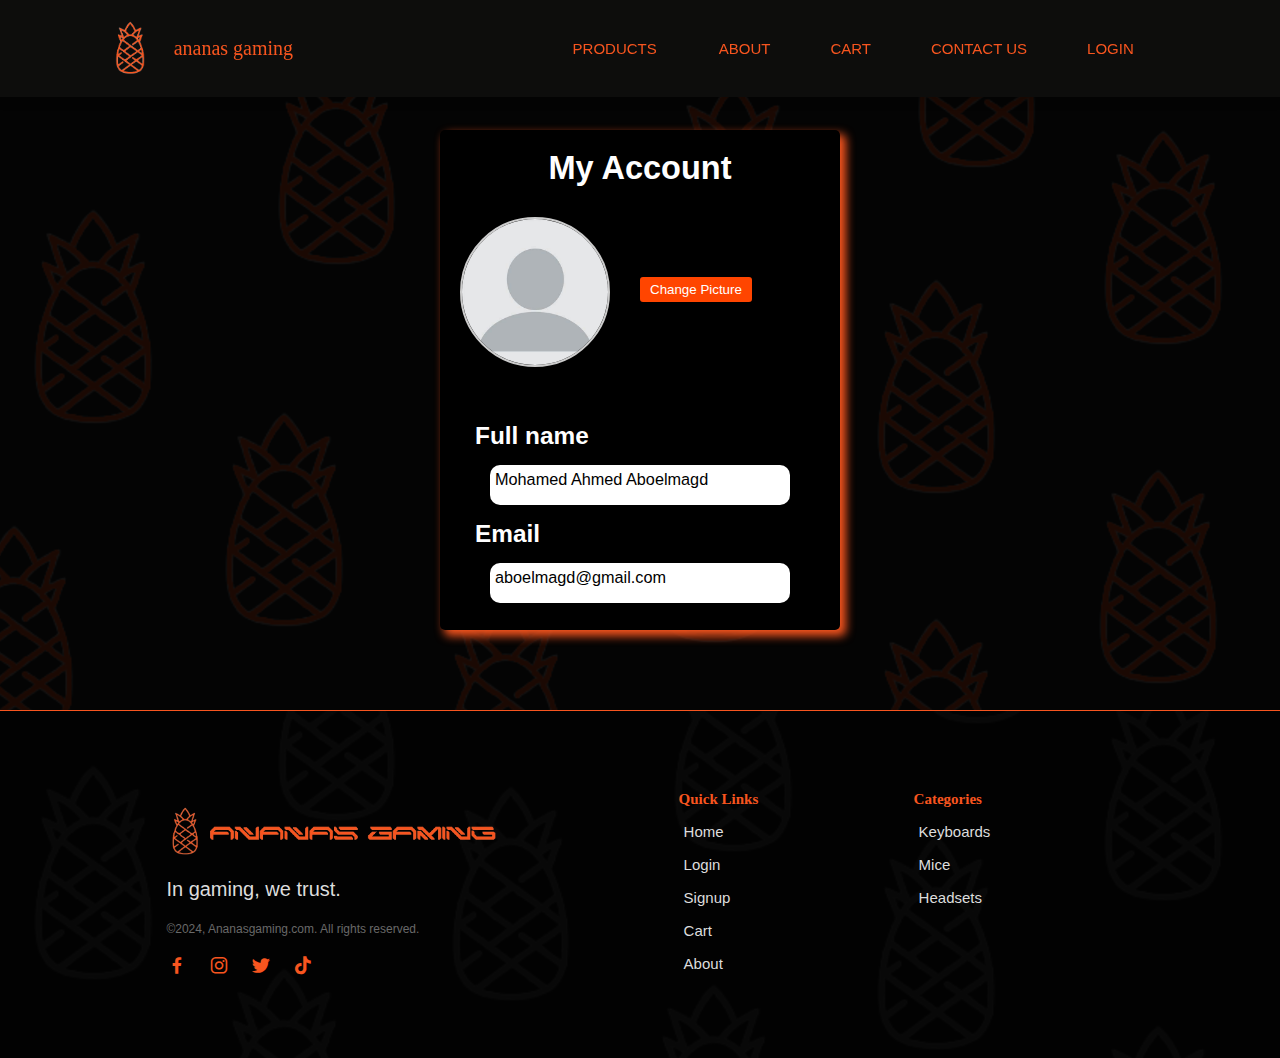
<file: account.html>
<!DOCTYPE html>
<html lang="en">

<head>
    <meta charset="UTF-8">
    <meta name="viewport" content="width=device-width, initial-scale=1.0">
    <title>My Account</title>
    <link rel="stylesheet" href="css/account.css">
    <link rel="shortcut icon" href="images/icon.ico" />
    <link rel="stylesheet" href="https://unpkg.com/boxicons@latest/css/boxicons.min.css">
</head>

<body>
    <!-- Navbar -->
    <header>
        <a href="index.html" class="logop"><img src="images/logo.png" alt="LOGO"></a>
        <a href="index.html" class="logotxt">ananas gaming</a>

        <nav class="navbar">
            <div class="dropdown">
                <button class="dropbtn"><a href="all products.html">PRODUCTS</a><i class="fa fa-caret-down"></i>
                </button>
                <div class="dropdown-content">
                    <div class="dropdown-content-element" style="border-top-left-radius: 10px;border-top-right-radius: 10px;"><a href="keyboars category.html">KEYBOARDS</a></div>
                    <div class="line"></div>
                    <div class="dropdown-content-element"><a href="mice category.html">MICE</a></div>
                    <div class="line"></div>
                    <div class="dropdown-content-element" style="border-bottom-left-radius: 10px;border-bottom-right-radius: 10px;"><a href="Headsets category.html">HEADSETS</a></div>
                </div>
            </div>
            <div class="other">
                <a href="about.html" target="_blank">ABOUT</a>
                <a href="Cart.html">CART</a>
                <a href="#">CONTACT US</a>
                <a href="login.html">LOGIN</a>
            </div>
        </nav>
    </header>

    <!-- Account Page -->
    <div class="account">
        <div class="container">
            <h1>My Account</h1>

            <!-- Profile Picture Section -->
            <div class="profile-picture">
                <input type="image" src="images/OIP.jpg" alt="submit" width="100%">
            </div>
            <button>Change Picture</button>
            <div class="clear-fix"></div>

            <!-- Account Details -->
            <h2>Full name</h2>
            <div class="box">
                <p>Mohamed Ahmed Aboelmagd</p>
            </div>

            <h2>Email</h2>
            <div class="box">
                <p>aboelmagd@gmail.com</p>
            </div>
        </div>
    </div>
    <div class="line"></div>
    <section class="footer">
        <div class="footercontent">
            <img src="images/logotran.png" alt="">
            <p class="caption">In gaming, we trust.</p>
            <p class="copyrights">©2024, Ananasgaming.com. All rights reserved.</p>
            <div class="icons">
                <a href="#"><i class='bx bxl-facebook' ></i></a>
                <a href="#"><i class='bx bxl-instagram' ></i></a>
                <a href="#"><i class='bx bxl-twitter' ></i></a>
                <a href="#"><i class='bx bxl-tiktok' ></i></a>
            </div>
        </div>
    
        <div class="footercontent">
            <h4>Quick Links</h4>
            <li><a href="index.html">Home</a></li>
            <li><a href="login.html">Login</a></li>
            <li><a href="signUp.html">Signup</a></li>
            <li><a href="Cart.html">Cart</a></li>
            <li><a href="about.html" target="_blank">About</a></li>
        </div>
    
        <div class="footercontent">
            <h4>Categories</h4>
            <li><a href="keyboars category.html">Keyboards</a></li>
            <li><a href="mice category.html">Mice</a></li>
            <li><a href="Headsets category.html">Headsets</a></li>
        </div>
    </section>
</body>

</html>
</file>
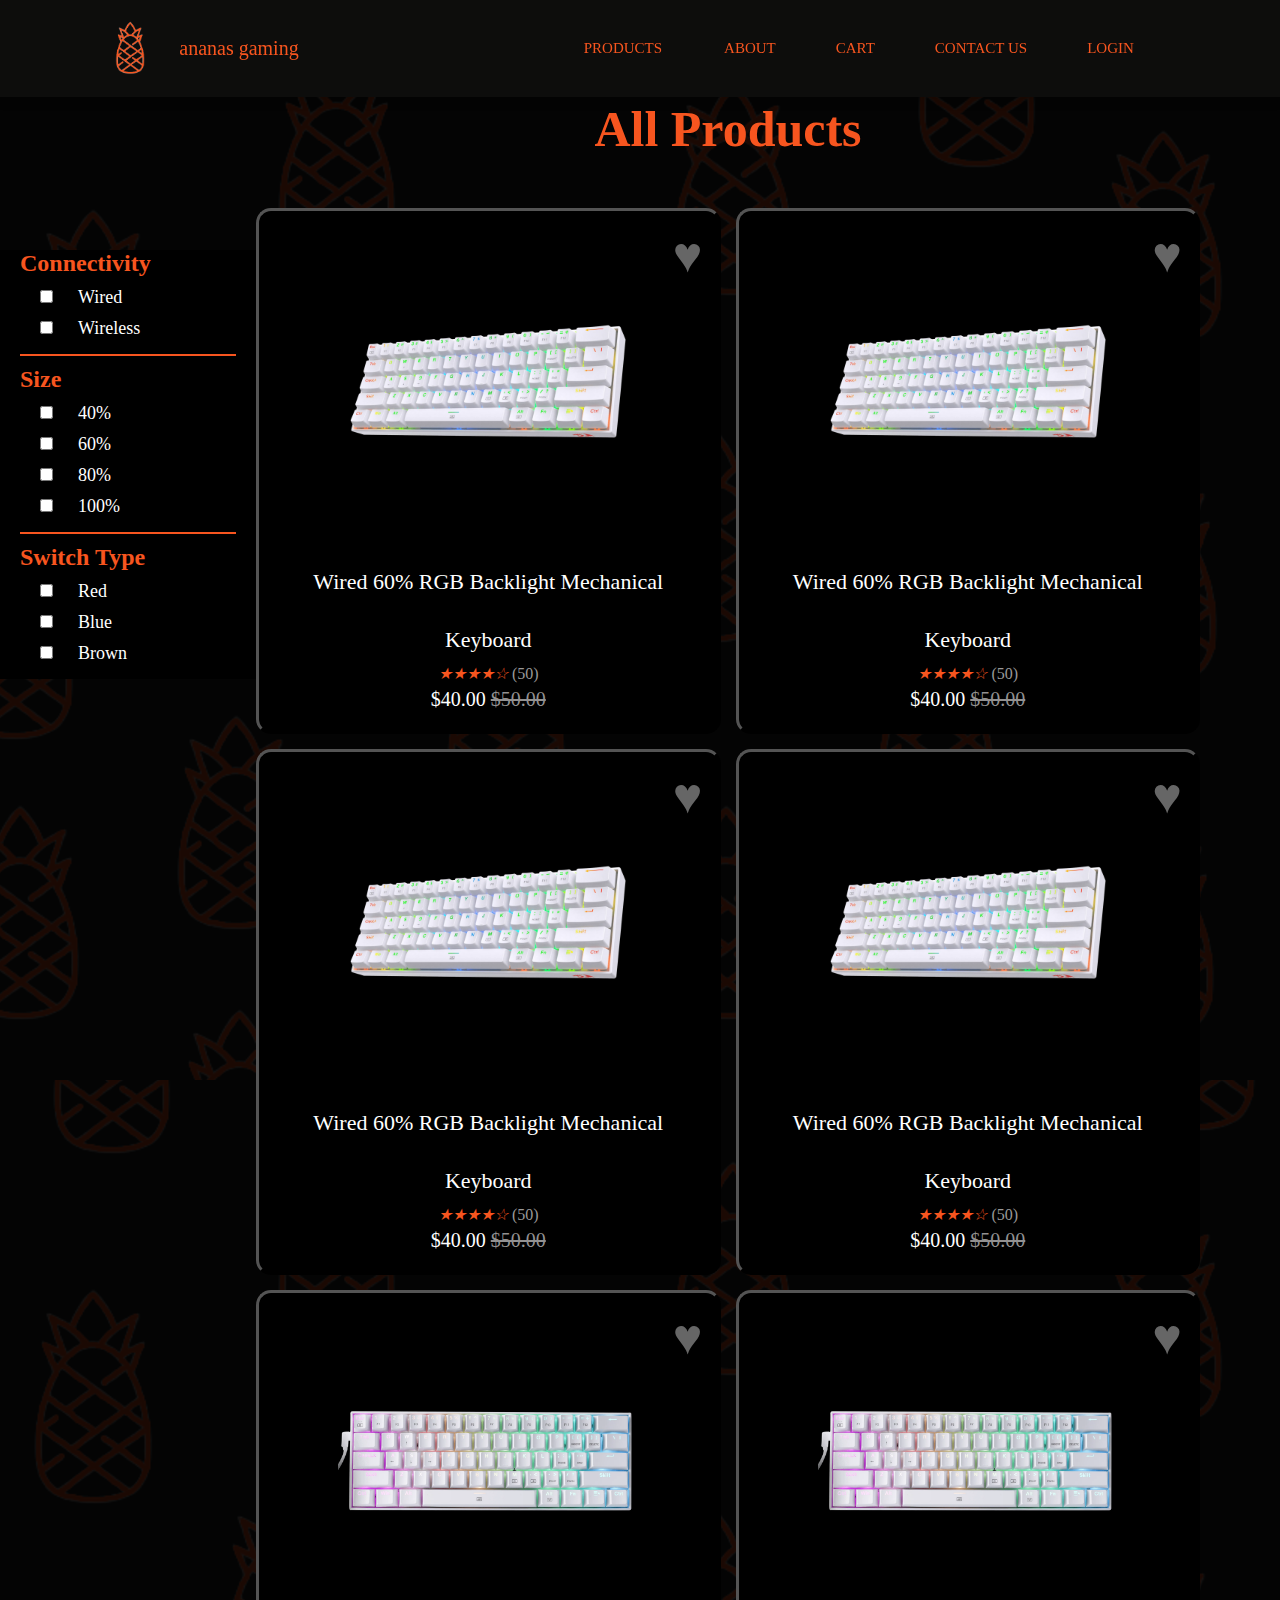
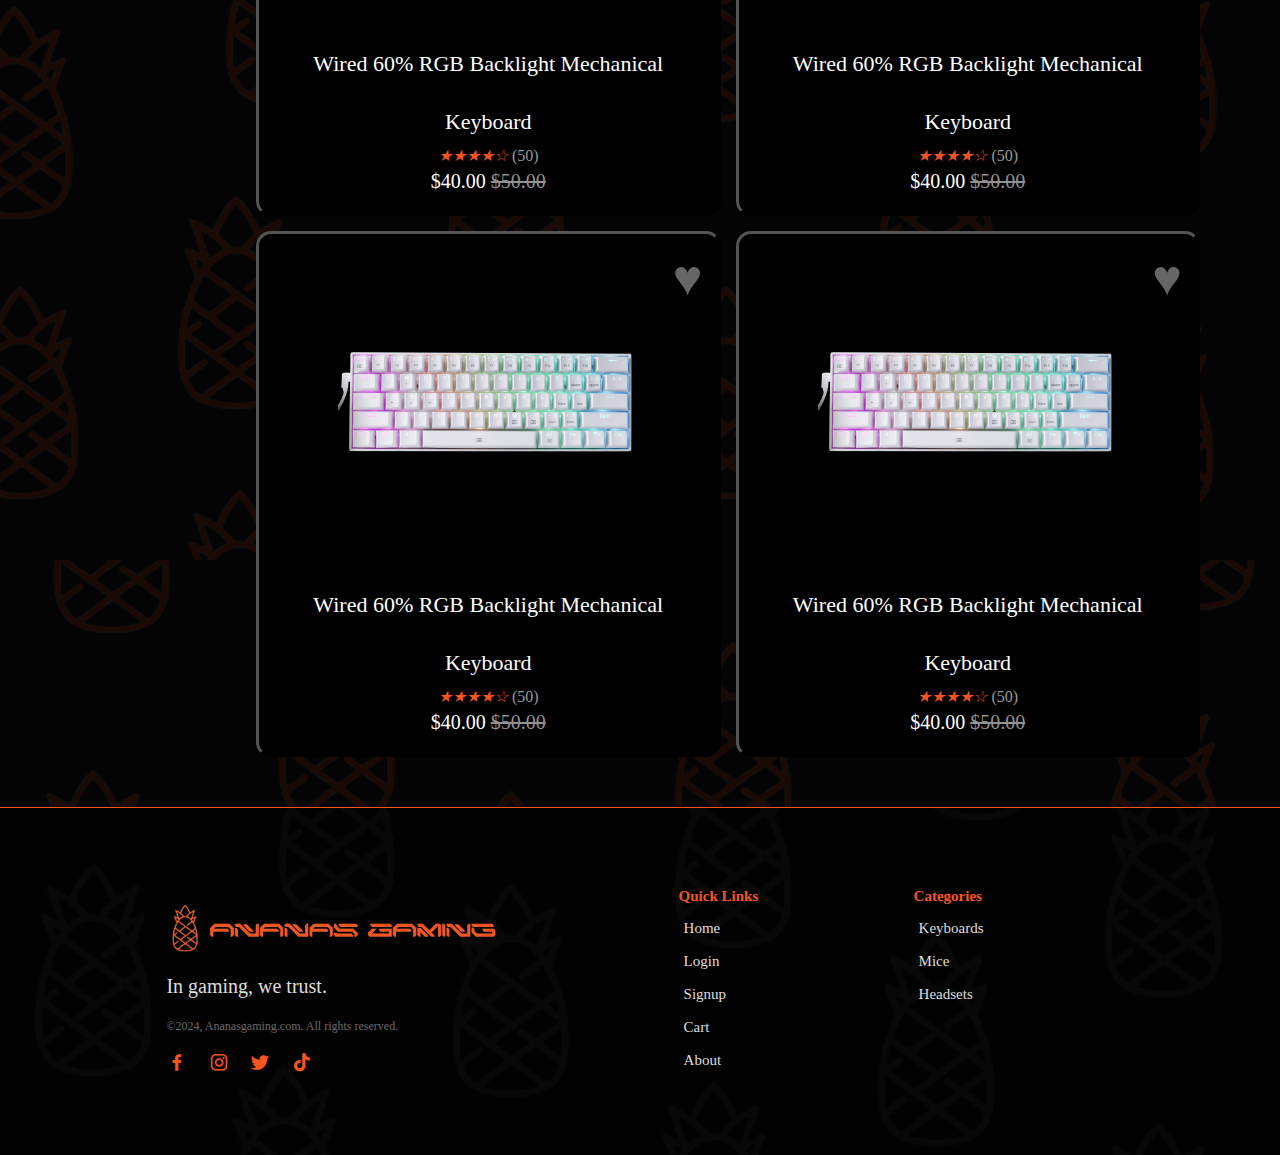
<file: all products.html>
<!DOCTYPE html>
<html lang="en">

<head>
    <meta charset="UTF-8">
    <title>All Products</title>
    <link rel="stylesheet" href="css/all product style.css">
    <link rel="shortcut icon" href="images/icon.ico" />
    <link rel="stylesheet" href="https://unpkg.com/boxicons@latest/css/boxicons.min.css">
</head>

<body>
    <header>
        <a href="index.html" class="logop"><img src="images/logo.png" alt="LOGO"></a>
        <a href="index.html" class="logotxt">ananas gaming</a>

        <nav class="navbar">
            <div class="dropdown">
                <button class="dropbtn"><a href="all products.html">PRODUCTS</a><i class="fa fa-caret-down"></i>
                </button>
                <div class="dropdown-content">
                    <div class="dropdown-content-element" style="border-top-left-radius: 10px;border-top-right-radius: 10px;"><a href="keyboars category.html">KEYBOARDS</a></div>
                    <div class="line"></div>
                    <div class="dropdown-content-element"><a href="mice category.html">MICE</a></div>
                    <div class="line"></div>
                    <div class="dropdown-content-element" style="border-bottom-left-radius: 10px;border-bottom-right-radius: 10px;"><a href="Headsets category.html">HEADSETS</a></div>
                </div>
            </div>
            <div class="other">
                <a href="about.html" target="_blank">ABOUT</a>
                <a href="Cart.html">CART</a>
                <a href="#">CONTACT US</a>
                <a href="login.html">LOGIN</a>
            </div>
        </nav>
    </header>
    <div class="all-of-all">
        <div class="filter-box">
            <div class="filter-collection">
                <div class="keybourd-filter">
                    <h3>Connectivity</h3>
                    <ul class="keybourd-filter-list">
                        <li><input type="checkbox" name="c-type" id="wired"><label for="wired">Wired</label></li>
                        <li><input type="checkbox" name="c-type" id="wireless"><label for="wireless">Wireless</label>
                        </li>
                    </ul>
                    <hr>
                    <h3>Size</h3>
                    <ul class="keybourd-filter-list">
                        <li><input type="checkbox" name="size" id="40"><label for="40">40%</label></li>
                        <li><input type="checkbox" name="size" id="60"><label for="60">60%</label></li>
                        <li><input type="checkbox" name="size" id="80"><label for="80">80%</label></li>
                        <li><input type="checkbox" name="size" id="100"><label for="100">100%</label>
                        </li>
                    </ul>
                    <hr>
                    <h3>Switch Type</h3>
                    <ul class="keybourd-filter-list">
                        <li><input type="checkbox" name="switch-type" id="red"><label for="red">Red</label></li>
                        <li><input type="checkbox" name="switch-type" id="blue"><label for="blue">Blue</label></li>
                        <li><input type="checkbox" name="switch-type" id="brown"><label for="brown">Brown</label></li>
                    </ul>
                </div>
            </div>
        </div>
        <div class="popular" id="popular">
            <div class="heading">
                <h3>All Products</h3>
            </div>
            <div class="box-container">
                <div class="box">
                    <a href="#" class="fa-heart">&hearts;</a>
                    <div class="image">
                        <a href="product.html">
                            <img src="images/keyboard.webp" alt="noo">
                        </a>
                        <div class="cattype">
                            <a href="Cart.html" class="catbtn">Add To Cart</a>
                        </div>
                    </div>
                    <div class="content">
                        <a href="product.html" class="prodlink">Wired 60% RGB Backlight Mechanical Keyboard</a>
                        <div class="stars">
                            <i class="fa-star"> &starf;&starf;&starf;&starf;&star;</i>
                            <span> (50) </span>
                        </div>
                        <div class="price">$40.00 <span>$50.00</span></div>
                    </div>
                </div>
                <div class="box">
                    <a href="#" class="fa-heart">&hearts;</a>
                    <div class="image">
                        <a href="product.html">
                            <img src="images/keyboard.webp" alt="noo">
                        </a>
                        <div class="cattype">
                            <a href="Cart.html" class="catbtn">Add To Cart</a>
                        </div>
                    </div>
                    <div class="content">
                        <a href="product.html" class="prodlink">Wired 60% RGB Backlight Mechanical Keyboard</a>
                        <div class="stars">
                            <i class="fa-star"> &starf;&starf;&starf;&starf;&star;</i>
                            <span> (50) </span>
                        </div>
                        <div class="price">$40.00 <span>$50.00</span></div>
                    </div>
                </div>
                <div class="box">
                    <a href="#" class="fa-heart">&hearts;</a>
                    <div class="image">
                        <a href="product.html">
                            <img src="images/keyboard.webp" alt="noo">
                        </a>
                        <div class="cattype">
                            <a href="Cart.html" class="catbtn">Add To Cart</a>
                        </div>
                    </div>
                    <div class="content">
                        <a href="product.html" class="prodlink">Wired 60% RGB Backlight Mechanical Keyboard</a>
                        <div class="stars">
                            <i class="fa-star"> &starf;&starf;&starf;&starf;&star;</i>
                            <span> (50) </span>
                        </div>
                        <div class="price">$40.00 <span>$50.00</span></div>
                    </div>
                </div>
                <div class="box">
                    <a href="#" class="fa-heart">&hearts;</a>
                    <div class="image">
                        <a href="product.html">
                            <img src="images/keyboard.webp" alt="noo">
                        </a>
                        <div class="cattype">
                            <a href="Cart.html" class="catbtn">Add To Cart</a>
                        </div>
                    </div>
                    <div class="content">
                        <a href="product.html" class="prodlink">Wired 60% RGB Backlight Mechanical Keyboard</a>
                        <div class="stars">
                            <i class="fa-star"> &starf;&starf;&starf;&starf;&star;</i>
                            <span> (50) </span>
                        </div>
                        <div class="price">$40.00 <span>$50.00</span></div>
                    </div>
                </div>
                <div class="box">
                    <a href="#" class="fa-heart">&hearts;</a>
                    <div class="image">
                        <a href="product.html">
                            <img src="images/st.webp" alt="noo">
                        </a>
                        <div class="cattype">
                            <a href="Cart.html" class="catbtn">Add To Cart</a>
                        </div>
                    </div>
                    <div class="content">
                        <a href="product.html" class="prodlink">Wired 60% RGB Backlight Mechanical Keyboard</a>
                        <div class="stars">
                            <i class="fa-star"> &starf;&starf;&starf;&starf;&star;</i>
                            <span> (50) </span>
                        </div>
                        <div class="price">$40.00 <span>$50.00</span></div>
                    </div>
                </div>
                <div class="box">
                    <a href="#" class="fa-heart">&hearts;</a>
                    <div class="image">
                        <a href="product.html">
                            <img src="images/st.webp" alt="noo">
                        </a>
                        <div class="cattype">
                            <a href="Cart.html" class="catbtn">Add To Cart</a>
                        </div>
                    </div>
                    <div class="content">
                        <a href="product.html" class="prodlink">Wired 60% RGB Backlight Mechanical Keyboard</a>
                        <div class="stars">
                            <i class="fa-star"> &starf;&starf;&starf;&starf;&star;</i>
                            <span> (50) </span>
                        </div>
                        <div class="price">$40.00 <span>$50.00</span></div>
                    </div>
                </div>
                <div class="box">
                    <a href="#" class="fa-heart">&hearts;</a>
                    <div class="image">
                        <a href="product.html">
                            <img src="images/st.webp" alt="noo">
                        </a>
                        <div class="cattype">
                            <a href="Cart.html" class="catbtn">Add To Cart</a>
                        </div>
                    </div>
                    <div class="content">
                        <a href="product.html" class="prodlink">Wired 60% RGB Backlight Mechanical Keyboard</a>
                        <div class="stars">
                            <i class="fa-star"> &starf;&starf;&starf;&starf;&star;</i>
                            <span> (50) </span>
                        </div>
                        <div class="price">$40.00 <span>$50.00</span></div>
                    </div>
                </div>
                <div class="box">
                    <a href="#" class="fa-heart">&hearts;</a>
                    <div class="image">
                        <a href="product.html">
                            <img src="images/st.webp" alt="noo">
                        </a>
                        <div class="cattype">
                            <a href="Cart.html" class="catbtn">Add To Cart</a>
                        </div>
                    </div>
                    <div class="content">
                        <a href="product.html" class="prodlink">Wired 60% RGB Backlight Mechanical Keyboard</a>
                        <div class="stars">
                            <i class="fa-star"> &starf;&starf;&starf;&starf;&star;</i>
                            <span> (50) </span>
                        </div>
                        <div class="price">$40.00 <span>$50.00</span></div>
                    </div>
                </div>
            </div>
        </div>
        <div class="clear-fix"></div>
    </div>
    <div class="line"></div>
    <section class="footer">
        <div class="footercontent">
            <img src="images/logotran.png" alt="">
            <p class="caption">In gaming, we trust.</p>
            <p class="copyrights">©2024, Ananasgaming.com. All rights reserved.</p>
            <div class="icons">
                <a href="#"><i class='bx bxl-facebook' ></i></a>
                <a href="#"><i class='bx bxl-instagram' ></i></a>
                <a href="#"><i class='bx bxl-twitter' ></i></a>
                <a href="#"><i class='bx bxl-tiktok' ></i></a>
            </div>
        </div>
    
        <div class="footercontent">
            <h4>Quick Links</h4>
            <li><a href="index.html">Home</a></li>
            <li><a href="login.html">Login</a></li>
            <li><a href="signUp.html">Signup</a></li>
            <li><a href="Cart.html">Cart</a></li>
            <li><a href="about.html" target="_blank">About</a></li>
        </div>
    
        <div class="footercontent">
            <h4>Categories</h4>
            <li><a href="keyboars category.html">Keyboards</a></li>
            <li><a href="keyboars category.html">Mice</a></li>
            <li><a href="Headsets category.html">Headsets</a></li>
        </div>
    </section>
</body>

</html>
</file>
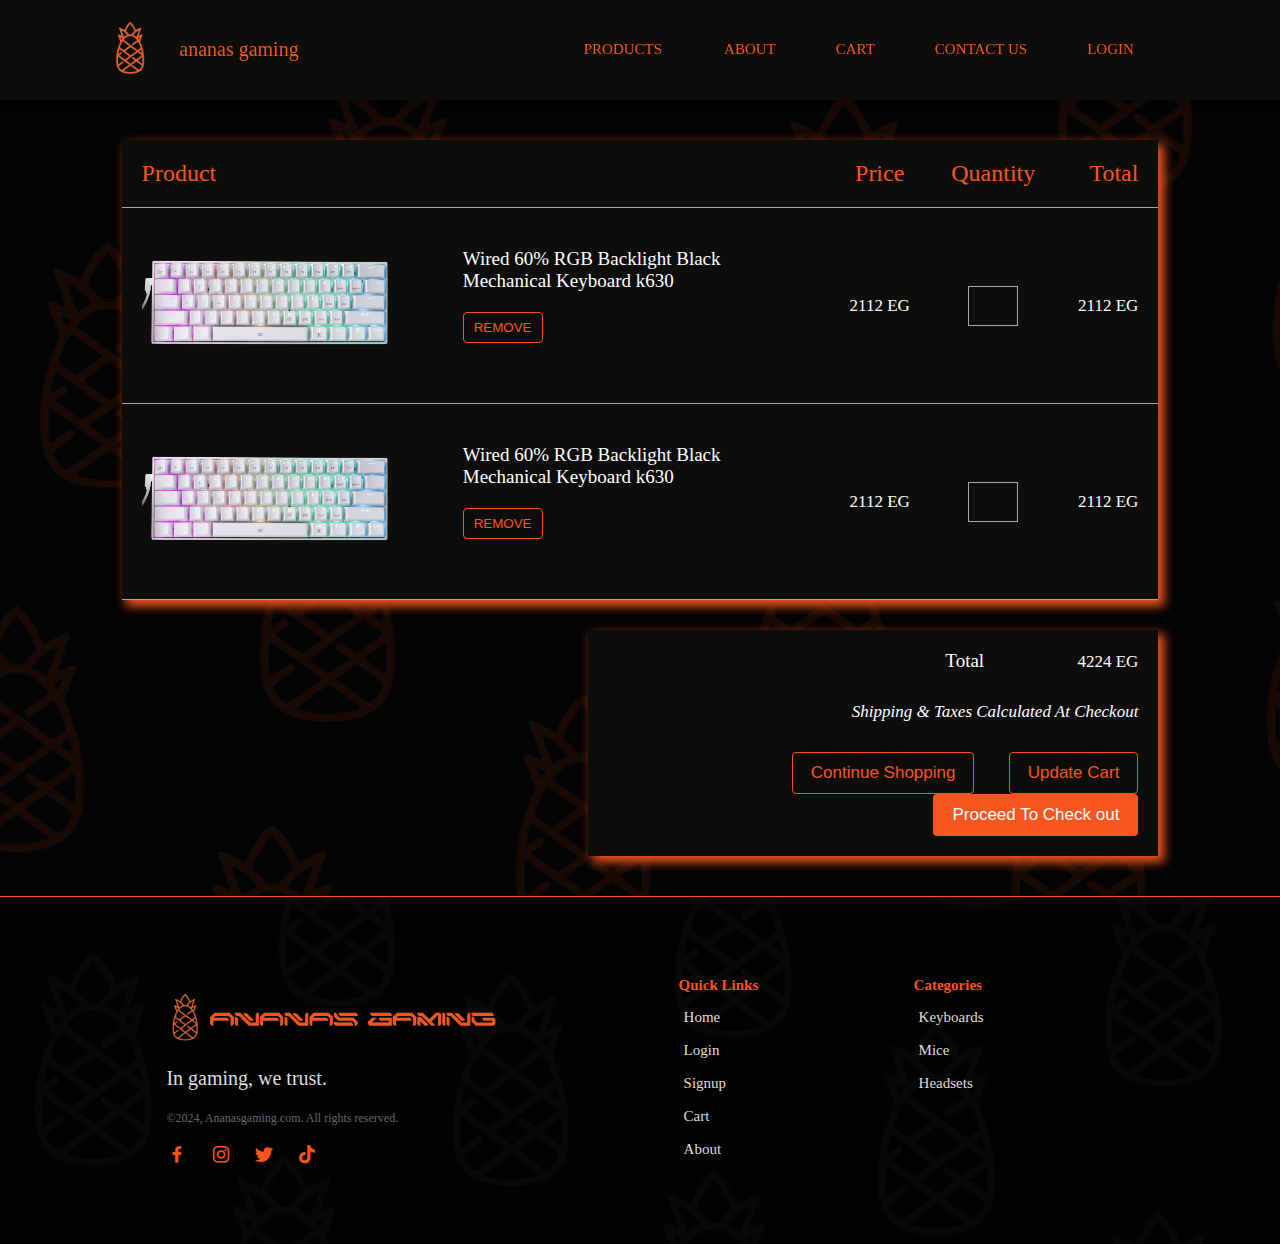
<file: Cart.html>
<!DOCTYPE html>
<html lang="en">

<head>
    <meta charset="UTF-8">
    <meta name="viewport" content="width=device-width, initial-scale=1.0">
    <title>ananas gaming</title>
    <link rel="stylesheet" href="css/Cart & Check out.css">
    <link rel="preconnect" href="https://fonts.googleapis.com">
    <link rel="preconnect" href="https://fonts.gstatic.com" crossorigin>
    <link
        href="https://fonts.googleapis.com/css2?family=Alegreya+Sans:ital,wght@0,100;0,300;0,400;0,500;0,700;0,800;0,900;1,100;1,300;1,400;1,500;1,700;1,800;1,900&family=Inter:wght@100..900&display=swap"
        rel="stylesheet">
    <link rel="shortcut icon" href="images/icon.ico" />
    <link rel="stylesheet" href="https://unpkg.com/boxicons@latest/css/boxicons.min.css">
</head>

<body class="cart">
    <header>
        <a href="index.html" class="logop"><img src="images/logo.png" alt="LOGO"></a>
        <a href="index.html" class="logotxt">ananas gaming</a>

        <nav class="navbar">
            <div class="dropdown">
                <button class="dropbtn"><a href="all products.html">PRODUCTS</a><i class="fa fa-caret-down"></i>
                </button>
                <div class="dropdown-content">
                    <div class="dropdown-content-element" style="border-top-left-radius: 10px;border-top-right-radius: 10px;"><a href="keyboars category.html">KEYBOARDS</a></div>
                    <div class="line"></div>
                    <div class="dropdown-content-element"><a href="mice category.html">MICE</a></div>
                    <div class="line"></div>
                    <div class="dropdown-content-element" style="border-bottom-left-radius: 10px;border-bottom-right-radius: 10px;"><a href="Headsets category.html">HEADSETS</a></div>
                </div>
            </div>
            <div class="other">
                <a href="about.html" target="_blank">ABOUT</a>
                <a href="Cart.html">CART</a>
                <a href="#">CONTACT US</a>
                <a href="login.html">LOGIN</a>
            </div>
        </nav>
    </header>

    <form>
        <!-- Cart Table -->
        <div class="container">
            <table id="tbl1">
                <thead>
                    <tr>
                        <th style="text-align: left;" colspan="2">Product</th>
                        <th style="text-align: center;">Price</th>
                        <th style="text-align: center;">Quantity</th>
                        <th style="text-align: right;">Total</th>
                    </tr>
                </thead>
                <tbody>
                    <tr>
                        <td class="productTd">
                            <div class="product">
                                <div class="productImgCell">
                                    <img src="images/product.png"
                                        alt="">
                                </div>
                            </div>
                        </td>
                        <td class="productNameTd">
                            <div class="productNameCell">
                                <p>Wired 60% RGB Backlight Black Mechanical Keyboard k630</p>
                                <div class="productCellRemove">
                                    <button type="button">REMOVE</button>
                                </div>
                            </div>
                        </td>
                        <td class="priceTd">
                            <div class="priceCell">
                                <p>2112 EG</p>
                            </div>
                        </td>
                        <td class="quantityTd">
                            <div class="quantityCell">
                                <label for="quantity"></label>
                                <input type="number" id="quantity" min="1">
                            </div>
                        </td>
                        <td class="totalTd">
                            <div class="totalCell">
                                <p>2112 EG</p>
                            </div>
                        </td>
                    </tr>
                    <tr>
                        <td class="productTd">
                            <div class="product">
                                <div class="productImgCell">
                                    <img src="images/product.png"
                                        alt="">
                                </div>
                            </div>
                        </td>
                        <td class="productNameTd">
                            <div class="productNameCell">
                                <p>Wired 60% RGB Backlight Black Mechanical Keyboard k630</p>
                                <div class="productCellRemove">
                                    <button type="button">REMOVE</button>
                                </div>
                            </div>
                        </td>
                        <td class="priceTd">
                            <div class="priceCell">
                                <p>2112 EG</p>
                            </div>
                        </td>
                        <td class="quantityTd">
                            <div class="quantityCell">
                                <label for="quantity"></label>
                                <input type="number" name="product_quantity" id="quantity" min="1">
                            </div>
                        </td>
                        <td class="totalTd">
                            <div class="totalCell">
                                <p>2112 EG</p>
                            </div>
                        </td>
                    </tr>
                </tbody>
            </table>
        </div>

        <!-- Proceed To Checkout Container -->
        <footer class="fot">
            <div class="container">
                <div class="fot-container">
                    <div class="fot-total">
                        <span class="totalSpan">Total</span>
                        <span class="moneySpan">
                            <span>
                                4224 EG
                            </span>
                        </span>
                    </div>
                    <div class="fot-note">
                        <p>Shipping & Taxes Calculated At Checkout</p>
                    </div>
                    <a href="index.html">
                        <button class="home-btn" type="button">
                            Continue Shopping
                        </button>
                    </a>
                    <button class="update-btn" type="button">
                        Update Cart
                    </button>
                    <a href="Checkout.html">
                        <button class="checkout-btn" type="button">
                            Proceed To Check out
                        </button>
                    </a>
                </div>
                <div class="clear-fix"></div>
            </div>
        </footer>
    </form>
    <div class="line"></div>
    <section class="footer">
        <div class="footercontent">
            <img src="images/logotran.png" alt="">
            <p class="caption">In gaming, we trust.</p>
            <p class="copyrights">©2024, Ananasgaming.com. All rights reserved.</p>
            <div class="icons">
                <a href="#"><i class='bx bxl-facebook' ></i></a>
                <a href="#"><i class='bx bxl-instagram' ></i></a>
                <a href="#"><i class='bx bxl-twitter' ></i></a>
                <a href="#"><i class='bx bxl-tiktok' ></i></a>
            </div>
        </div>
    
        <div class="footercontent">
            <h4>Quick Links</h4>
            <li><a href="index.html">Home</a></li>
            <li><a href="login.html">Login</a></li>
            <li><a href="signUp.html">Signup</a></li>
            <li><a href="Cart.html">Cart</a></li>
            <li><a href="about.html" target="_blank">About</a></li>
        </div>
    
        <div class="footercontent">
            <h4>Categories</h4>
            <li><a href="keyboars category.html">Keyboards</a></li>
            <li><a href="keyboars category.html">Mice</a></li>
            <li><a href="Headsets category.html">Headsets</a></li>
        </div>
    </section>
</body>
</html>
</file>
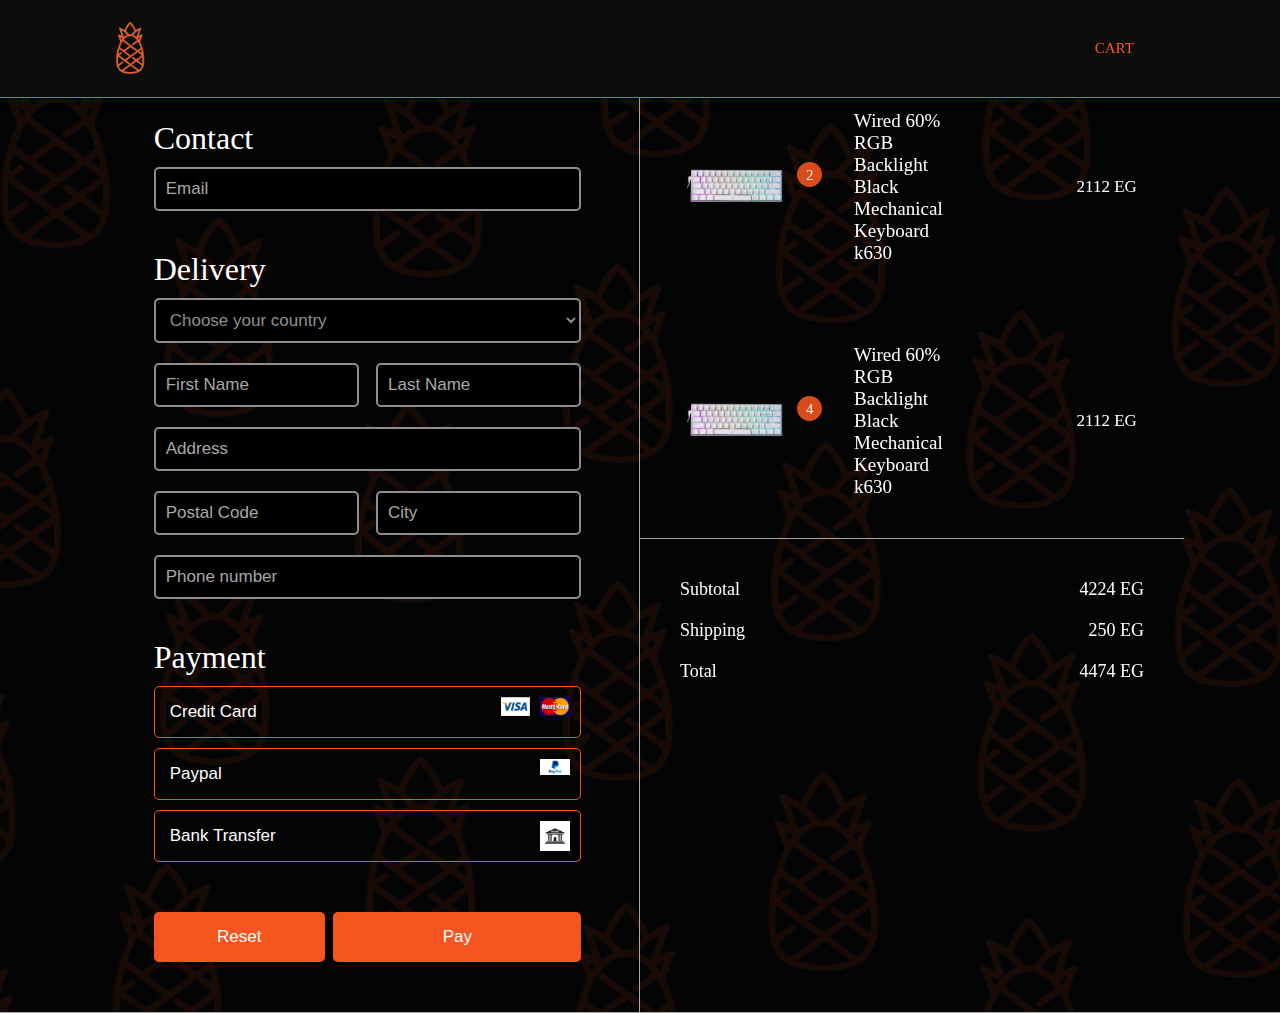
<file: Checkout.html>
<!DOCTYPE html>
<html lang="en">

<head>
    <meta charset="UTF-8">
    <meta name="viewport" content="width=device-width, initial-scale=1.0">
    <title>Check Out</title>
    <link rel="stylesheet" href="https://unpkg.com/boxicons@latest/css/boxicons.min.css">
    <link rel="stylesheet" href="css/Cart & Check out.css">
    <link rel="preconnect" href="https://fonts.googleapis.com">
    <link rel="preconnect" href="https://fonts.gstatic.com" crossorigin>
    <link
        href="https://fonts.googleapis.com/css2?family=Alegreya+Sans:ital,wght@0,100;0,300;0,400;0,500;0,700;0,800;0,900;1,100;1,300;1,400;1,500;1,700;1,800;1,900&family=Inter:wght@100..900&display=swap"
        rel="stylesheet">
    <link rel="shortcut icon" href="imgs/icon.ico" />

</head>

<body class="checkout">
    <!-- NavBar -->
    <header>
        <a href="index.html" class="logop"><img src="images/logo.png" alt="LOGO"></a>

        <nav class="navbar">
            <div class="other">
                <a href="Cart.html">CART</a>
            </div>
        </nav>
    </header>
    <!-- Check Out Content -->
    <form>
    <div class="container">
            <div class="left-side">
                <div class="container">


                    <!-- Contact -->
                    <div class="con-con">
                        <label for="email">
                            <h2>Contact</h2>
                        </label>
                        <input type="email" name="user_email" id="email" placeholder="Email" required>
                    </div>


                    <!-- Delivery -->
                    <div class="del-con">
                        <h2>Delivery</h2>

                        <label for="country"></label>
                        <select name="user_country" id="country" required>
                            <option value="" selected hidden disabled>Choose your country</option>
                            <option value="Egypt">Egypt</option>
                            <option value="Syria">Syria</option>
                            <option value="" disabled>---------</option>
                            <option value="Afghanistan">Afghanistan</option>
                            <option value="Albania">Albania</option>
                            <option value="Algeria">Algeria</option>
                            <option value="Andorra">Andorra</option>
                            <option value="Angola">Angola</option>
                            <option value="Antigua and Barbuda">Antigua and Barbuda</option>
                            <option value="Argentina">Argentina</option>
                            <option value="Armenia">Armenia</option>
                            <option value="Australia">Australia</option>
                            <option value="Austria">Austria</option>
                            <option value="Azerbaijan">Azerbaijan</option>
                            <option value="Bahamas">Bahamas</option>
                            <option value="Bahrain">Bahrain</option>
                            <option value="Bangladesh">Bangladesh</option>
                            <option value="Barbados">Barbados</option>
                            <option value="Belarus">Belarus</option>
                            <option value="Belgium">Belgium</option>
                            <option value="Belize">Belize</option>
                            <option value="Benin">Benin</option>
                            <option value="Bhutan">Bhutan</option>
                            <option value="Bolivia">Bolivia</option>
                            <option value="Bosnia and Herzegovina">Bosnia and Herzegovina</option>
                            <option value="Botswana">Botswana</option>
                            <option value="Brazil">Brazil</option>
                            <option value="Brunei">Brunei</option>
                            <option value="Bulgaria">Bulgaria</option>
                            <option value="Burkina Faso">Burkina Faso</option>
                            <option value="Burundi">Burundi</option>
                            <option value="Cabo Verde">Cabo Verde</option>
                            <option value="Cambodia">Cambodia</option>
                            <option value="Cameroon">Cameroon</option>
                            <option value="Canada">Canada</option>
                            <option value="Central African Republic">Central African Republic</option>
                            <option value="Chad">Chad</option>
                            <option value="Chile">Chile</option>
                            <option value="China">China</option>
                            <option value="Colombia">Colombia</option>
                            <option value="Comoros">Comoros</option>
                            <option value="Congo (Congo-Brazzaville)">Congo (Congo-Brazzaville)</option>
                            <option value="Costa Rica">Costa Rica</option>
                            <option value="Croatia">Croatia</option>
                            <option value="Cuba">Cuba</option>
                            <option value="Cyprus">Cyprus</option>
                            <option value="Czechia (Czech Republic)">Czechia (Czech Republic)</option>
                            <option value="Democratic Republic of the Congo">Democratic Republic of the Congo
                            </option>
                            <option value="Denmark">Denmark</option>
                            <option value="Djibouti">Djibouti</option>
                            <option value="Dominica">Dominica</option>
                            <option value="Dominican Republic">Dominican Republic</option>
                            <option value="Ecuador">Ecuador</option>
                            <option value="El Salvador">El Salvador</option>
                            <option value="Equatorial Guinea">Equatorial Guinea</option>
                            <option value="Eritrea">Eritrea</option>
                            <option value="Estonia">Estonia</option>
                            <option value="Eswatini (fmr. 'Swaziland')">Eswatini (fmr. 'Swaziland')</option>
                            <option value="Ethiopia">Ethiopia</option>
                            <option value="Fiji">Fiji</option>
                            <option value="Finland">Finland</option>
                            <option value="France">France</option>
                            <option value="Gabon">Gabon</option>
                            <option value="Gambia">Gambia</option>
                            <option value="Georgia">Georgia</option>
                            <option value="Germany">Germany</option>
                            <option value="Ghana">Ghana</option>
                            <option value="Greece">Greece</option>
                            <option value="Grenada">Grenada</option>
                            <option value="Guatemala">Guatemala</option>
                            <option value="Guinea">Guinea</option>
                            <option value="Guinea-Bissau">Guinea-Bissau</option>
                            <option value="Guyana">Guyana</option>
                            <option value="Haiti">Haiti</option>
                            <option value="Holy See">Holy See</option>
                            <option value="Honduras">Honduras</option>
                            <option value="Hungary">Hungary</option>
                            <option value="Iceland">Iceland</option>
                            <option value="India">India</option>
                            <option value="Indonesia">Indonesia</option>
                            <option value="Iran">Iran</option>
                            <option value="Iraq">Iraq</option>
                            <option value="Ireland">Ireland</option>
                            <option value="Israel">Israel</option>
                            <option value="Italy">Italy</option>
                            <option value="Jamaica">Jamaica</option>
                            <option value="Japan">Japan</option>
                            <option value="Jordan">Jordan</option>
                            <option value="Kazakhstan">Kazakhstan</option>
                            <option value="Kenya">Kenya</option>
                            <option value="Kiribati">Kiribati</option>
                            <option value="Kuwait">Kuwait</option>
                            <option value="Kyrgyzstan">Kyrgyzstan</option>
                            <option value="Laos">Laos</option>
                            <option value="Latvia">Latvia</option>
                            <option value="Lebanon">Lebanon</option>
                            <option value="Lesotho">Lesotho</option>
                            <option value="Liberia">Liberia</option>
                            <option value="Libya">Libya</option>
                            <option value="Liechtenstein">Liechtenstein</option>
                            <option value="Lithuania">Lithuania</option>
                            <option value="Luxembourg">Luxembourg</option>
                            <option value="Madagascar">Madagascar</option>
                            <option value="Malawi">Malawi</option>
                            <option value="Malaysia">Malaysia</option>
                            <option value="Maldives">Maldives</option>
                            <option value="Mali">Mali</option>
                            <option value="Malta">Malta</option>
                            <option value="Marshall Islands">Marshall Islands</option>
                            <option value="Mauritania">Mauritania</option>
                            <option value="Mauritius">Mauritius</option>
                            <option value="Mexico">Mexico</option>
                            <option value="Micronesia">Micronesia</option>
                            <option value="Moldova">Moldova</option>
                            <option value="Monaco">Monaco</option>
                            <option value="Mongolia">Mongolia</option>
                            <option value="Montenegro">Montenegro</option>
                            <option value="Morocco">Morocco</option>
                            <option value="Mozambique">Mozambique</option>
                            <option value="Myanmar (formerly Burma)">Myanmar (formerly Burma)</option>
                            <option value="Namibia">Namibia</option>
                            <option value="Nauru">Nauru</option>
                            <option value="Nepal">Nepal</option>
                            <option value="Netherlands">Netherlands</option>
                            <option value="New Zealand">New Zealand</option>
                            <option value="Nicaragua">Nicaragua</option>
                            <option value="Niger">Niger</option>
                            <option value="Nigeria">Nigeria</option>
                            <option value="North Korea">North Korea</option>
                            <option value="North Macedonia">North Macedonia</option>
                            <option value="Norway">Norway</option>
                            <option value="Oman">Oman</option>
                            <option value="Pakistan">Pakistan</option>
                            <option value="Palau">Palau</option>
                            <option value="Palestine State">Palestine State</option>
                            <option value="Panama">Panama</option>
                            <option value="Papua New Guinea">Papua New Guinea</option>
                            <option value="Paraguay">Paraguay</option>
                            <option value="Peru">Peru</option>
                            <option value="Philippines">Philippines</option>
                            <option value="Poland">Poland</option>
                            <option value="Portugal">Portugal</option>
                            <option value="Qatar">Qatar</option>
                            <option value="Romania">Romania</option>
                            <option value="Russia">Russia</option>
                            <option value="Rwanda">Rwanda</option>
                            <option value="Saint Kitts and Nevis">Saint Kitts and Nevis</option>
                            <option value="Saint Lucia">Saint Lucia</option>
                            <option value="Saint Vincent and the Grenadines">Saint Vincent and the Grenadines
                            </option>
                            <option value="Samoa">Samoa</option>
                            <option value="San Marino">San Marino</option>
                            <option value="Sao Tome and Principe">Sao Tome and Principe</option>
                            <option value="Saudi Arabia">Saudi Arabia</option>
                            <option value="Senegal">Senegal</option>
                            <option value="Serbia">Serbia</option>
                            <option value="Seychelles">Seychelles</option>
                            <option value="Sierra Leone">Sierra Leone</option>
                            <option value="Singapore">Singapore</option>
                            <option value="Slovakia">Slovakia</option>
                            <option value="Slovenia">Slovenia</option>
                            <option value="Solomon Islands">Solomon Islands</option>
                            <option value="Somalia">Somalia</option>
                            <option value="South Africa">South Africa</option>
                            <option value="South Korea">South Korea</option>
                            <option value="South Sudan">South Sudan</option>
                            <option value="Spain">Spain</option>
                            <option value="Sri Lanka">Sri Lanka</option>
                            <option value="Sudan">Sudan</option>
                            <option value="Suriname">Suriname</option>
                            <option value="Sweden">Sweden</option>
                            <option value="Switzerland">Switzerland</option>
                            <option value="Tajikistan">Tajikistan</option>
                            <option value="Tanzania">Tanzania</option>
                            <option value="Thailand">Thailand</option>
                            <option value="Timor-Leste">Timor-Leste</option>
                            <option value="Togo">Togo</option>
                            <option value="Tonga">Tonga</option>
                            <option value="Trinidad and Tobago">Trinidad and Tobago</option>
                            <option value="Tunisia">Tunisia</option>
                            <option value="Turkey">Turkey</option>
                            <option value="Turkmenistan">Turkmenistan</option>
                            <option value="Tuvalu">Tuvalu</option>
                            <option value="Uganda">Uganda</option>
                            <option value="Ukraine">Ukraine</option>
                            <option value="United Arab Emirates">United Arab Emirates</option>
                            <option value="United Kingdom">United Kingdom</option>
                            <option value="United States of America">United States of America</option>
                            <option value="Uruguay">Uruguay</option>
                            <option value="Uzbekistan">Uzbekistan</option>
                            <option value="Vanuatu">Vanuatu</option>
                            <option value="Venezuela">Venezuela</option>
                            <option value="Vietnam">Vietnam</option>
                            <option value="Yemen">Yemen</option>
                            <option value="Zambia">Zambia</option>
                            <option value="Zimbabwe">Zimbabwe</option>
                        </select>


                        <label for="fname"></label>
                        <input type="text" name="user_first_name" id="fname" placeholder="First Name" required>


                        <label for="lname"></label>
                        <input type="text" name="user_last_name" id="lname" placeholder="Last Name" required>

                        <div class="clear-fix"></div>

                        <label for="address"></label>
                        <input type="text" name="user_address" id="address" placeholder="Address" required>

                        <label for="postalcode"></label>
                        <input type="number" name="user_postalcode" id="postalcode" placeholder="Postal Code" required>

                        <label for="city"></label>
                        <input type="text" name="user_city" id="city" placeholder="City" required>

                        <div class="clear-fix"></div>

                        <label for="phone"></label>
                        <input type="number" name="user_phone" id="phone" placeholder="Phone number" required>

                    </div>


                    <!-- Payment -->
                    <div class="pay-con">
                        <h2>Payment</h2>
                        <div class="payment">
                            <div class="pp" id="credd">
                                <input class="form-check-input" type="radio" name="pay" id="cred"
                                    onclick="changeBg('credd')" value="credit">
                                <label class="form-check-label" for="cred">Credit Card</label>
                                <img src="images/master.png" alt="">
                                <img src="images/visa.png" alt="">
                            </div>
                            <div class="pp" id="paypp">
                                <input class="form-check-input" type="radio" name="pay" id="payp"
                                    onclick="changeBg('paypp')" value="paypal">
                                <label class="form-check-label" for="payp">Paypal</label>
                                <img src="images/paypal.png" alt="">
                            </div>
                            <div class="pp" id="bankk">
                                <input class="form-check-input" type="radio" name="pay" id="bank"
                                    value="bank" onclick="changeBg('bankk')">
                                <label class="form-check-label" for="bank">Bank Transfer</label>
                                <img src="images/pngtree-vector-bank-icon-png-image_708538.jpg" alt="">
                            </div>

                        </div>
                    </div>
                    <button class="paybtn">Pay</button>
                    <button type="button" class="resetbtn"><a href="javascript: location. reload();" style="text-decoration: none;color: white;">Reset</a></button>
                    <br><br><br><br><br><br><br><br><br><br>
                </div>
            </div>

            <!-- Righ Side -->
            <div class="right-side">
                <aside>
                    <!-- Right Side Table -->
                <table id="tbl2">
                    <tbody>
                        <tr>
                            <td class="productTd">
                                <div class="product">
                                    <div class="productImgCell">
                                        <img src="images/product.png"
                                            alt="">
                                    </div>
                                    <div class="bubble">
                                        <p>2</p>
                                    </div>
                                </div>
                            </td>
                            <td class="productNameTd">
                                <div class="productNameCell">
                                    <p>Wired 60% RGB Backlight Black Mechanical Keyboard k630</p>
                                </div>
                            </td>
                            <td class="totalTd">
                                <div class="totalCell">
                                    <p>2112 EG</p>
                                </div>
                            </td>
                        </tr>
                        <tr>
                            <td class="productTd">
                                <div class="product">
                                    <div class="productImgCell">
                                        <img src="images/product.png"
                                            alt="">
                                    </div>
                                    <div class="bubble">
                                        <p>4</p>
                                    </div>
                                </div>
                            </td>
                            <td class="productNameTd">
                                <div class="productNameCell">
                                    <p>Wired 60% RGB Backlight Black Mechanical Keyboard k630</p>
                                </div>
                            </td>
                            <td class="totalTd">
                                <div class="totalCell">
                                    <p>2112 EG</p>
                                </div>
                            </td>
                        </tr>
                    </tbody>
                </table>
                <hr style="background-color: #a8a7a7;width: 100%; border-bottom: #a8a7a7 1px solid;">
                <!-- Right Side footer -->
                <div class="righ-side-footer">
                    <div class="left-right">
                        <p>Subtotal</p>
                        <p>Shipping</p>
                        <p>Total</p>
                    </div>
                    <div class="right-right">
                        <p>4224 EG</p>
                        <p>250 EG</p>
                        <p>4474 EG</p>
                    </div>
                    <div class="clear-fix"></div>
                </div>
            </aside>
            </div>
            <div class="clear-fix"></div>
        </div>
    </form>

    <div class="line" style="background-color: #a8a7a7;"></div>
    <!-- <section class="footer">
        <div class="footercontent">
            <img src="images/logotran.png" alt="">
            <p class="caption">In gaming, we trust.</p>
            <p class="copyrights">©2024, Ananasgaming.com. All rights reserved.</p>
            <div class="icons">
                <a href="#"><i class='bx bxl-facebook'></i></a>
                <a href="#"><i class='bx bxl-instagram'></i></a>
                <a href="#"><i class='bx bxl-twitter'></i></a>
                <a href="#"><i class='bx bxl-tiktok'></i></a>
            </div>
        </div>

        <div class="footercontent">
            <h4>Quick Links</h4>
            <li><a href="index.html">Home</a></li>
            <li><a href="#">Login</a></li>
            <li><a href="#">Signup</a></li>
            <li><a href="Cart.html">Cart</a></li>
            <li><a href="about.html" target="_blank">About</a></li>
        </div>

        <div class="footercontent">
            <h4>Categories</h4>
            <li><a href="#">Keyboards</a></li>
            <li><a href="#">Mice</a></li>
            <li><a href="#">Headsets</a></li>
        </div>
    </section> -->
</body>
<script>
    document.querySelector('.payment').addEventListener('change', (evt) => {
        // evt.currentTarget is the .radiogroup element
        // and we search for all elements with the active class
        evt.currentTarget
            .querySelectorAll('.active')
            .forEach(element => {
                // remove the active class from those elements
                element.classList.remove('active')
            })


        // in this simple case evt.target is the radio button 
        // that became active for more complex event delegation you
        // need to check what evt.target is.
        // search for the ascendant with the class posicao
        // and add the active class to it
        evt.target
            .closest('.pp')
            .classList.add('active');
    }, true);           
</script>

</html>
</file>
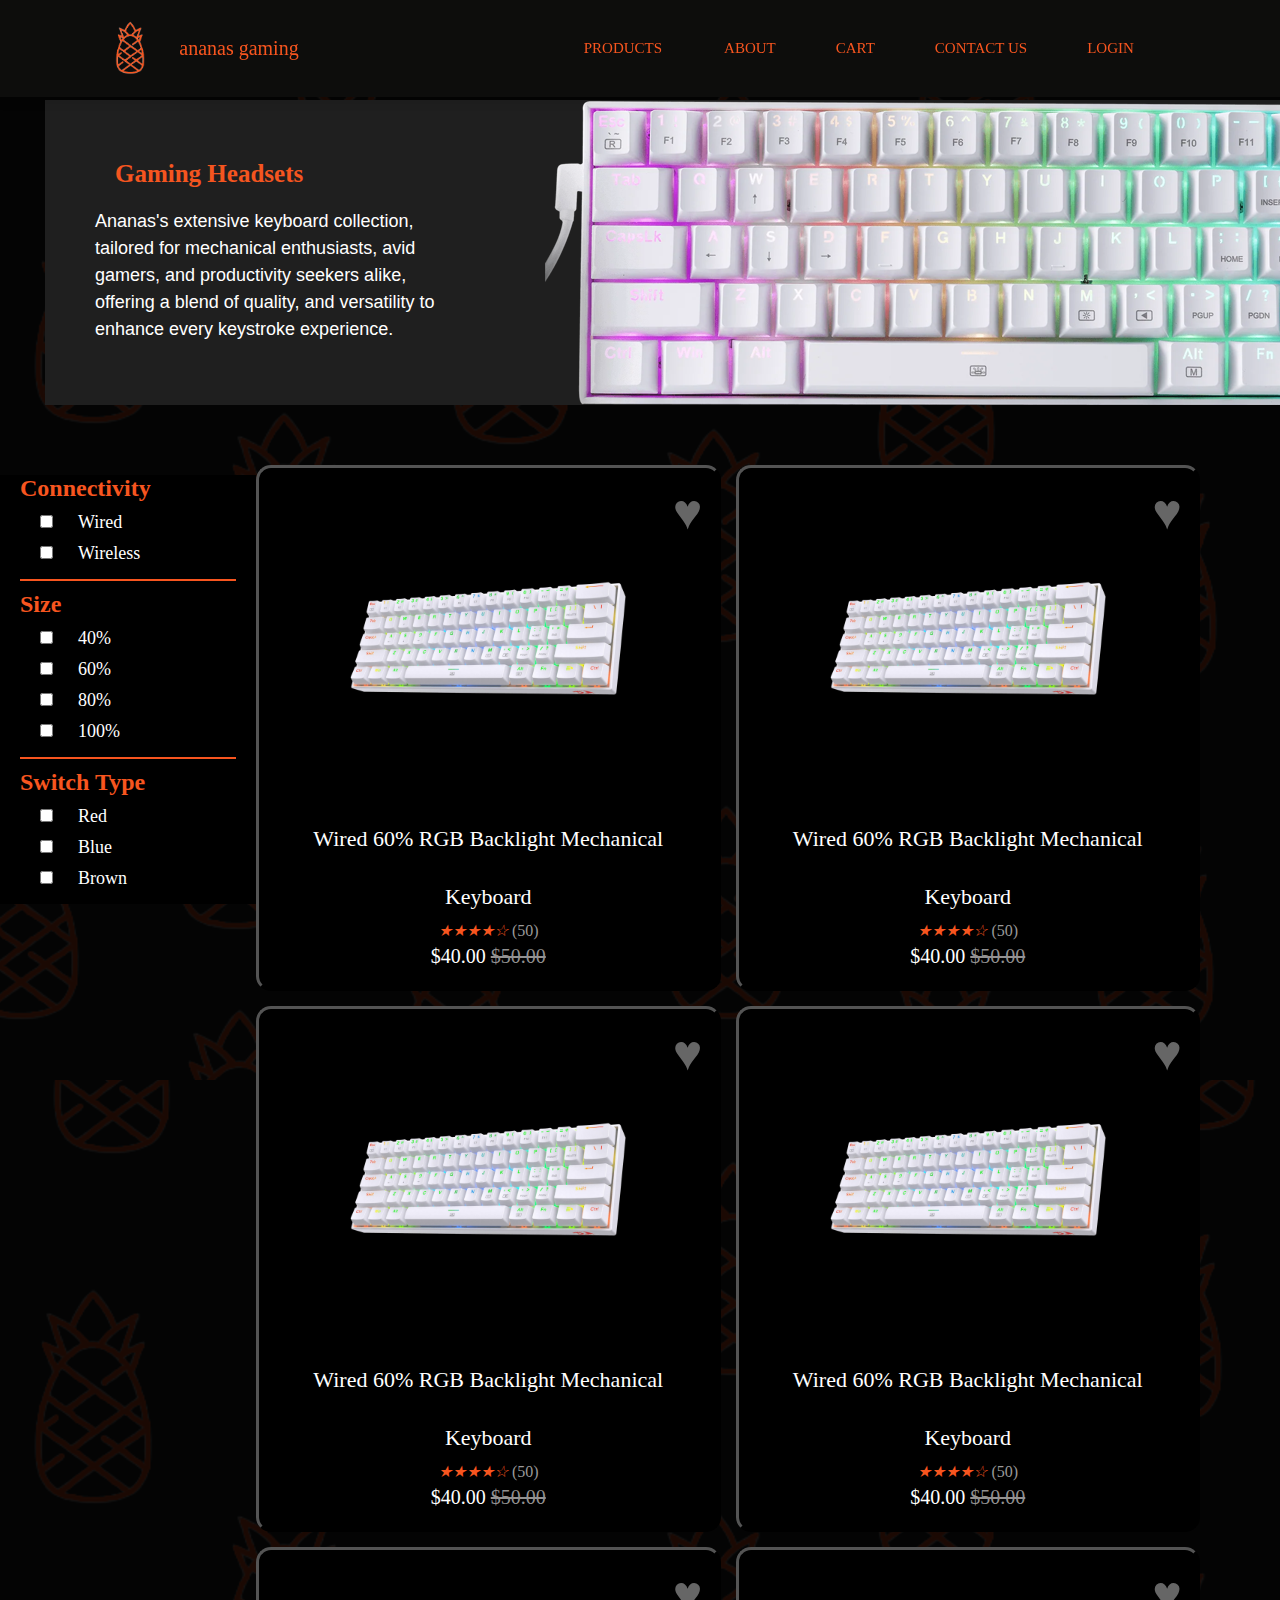
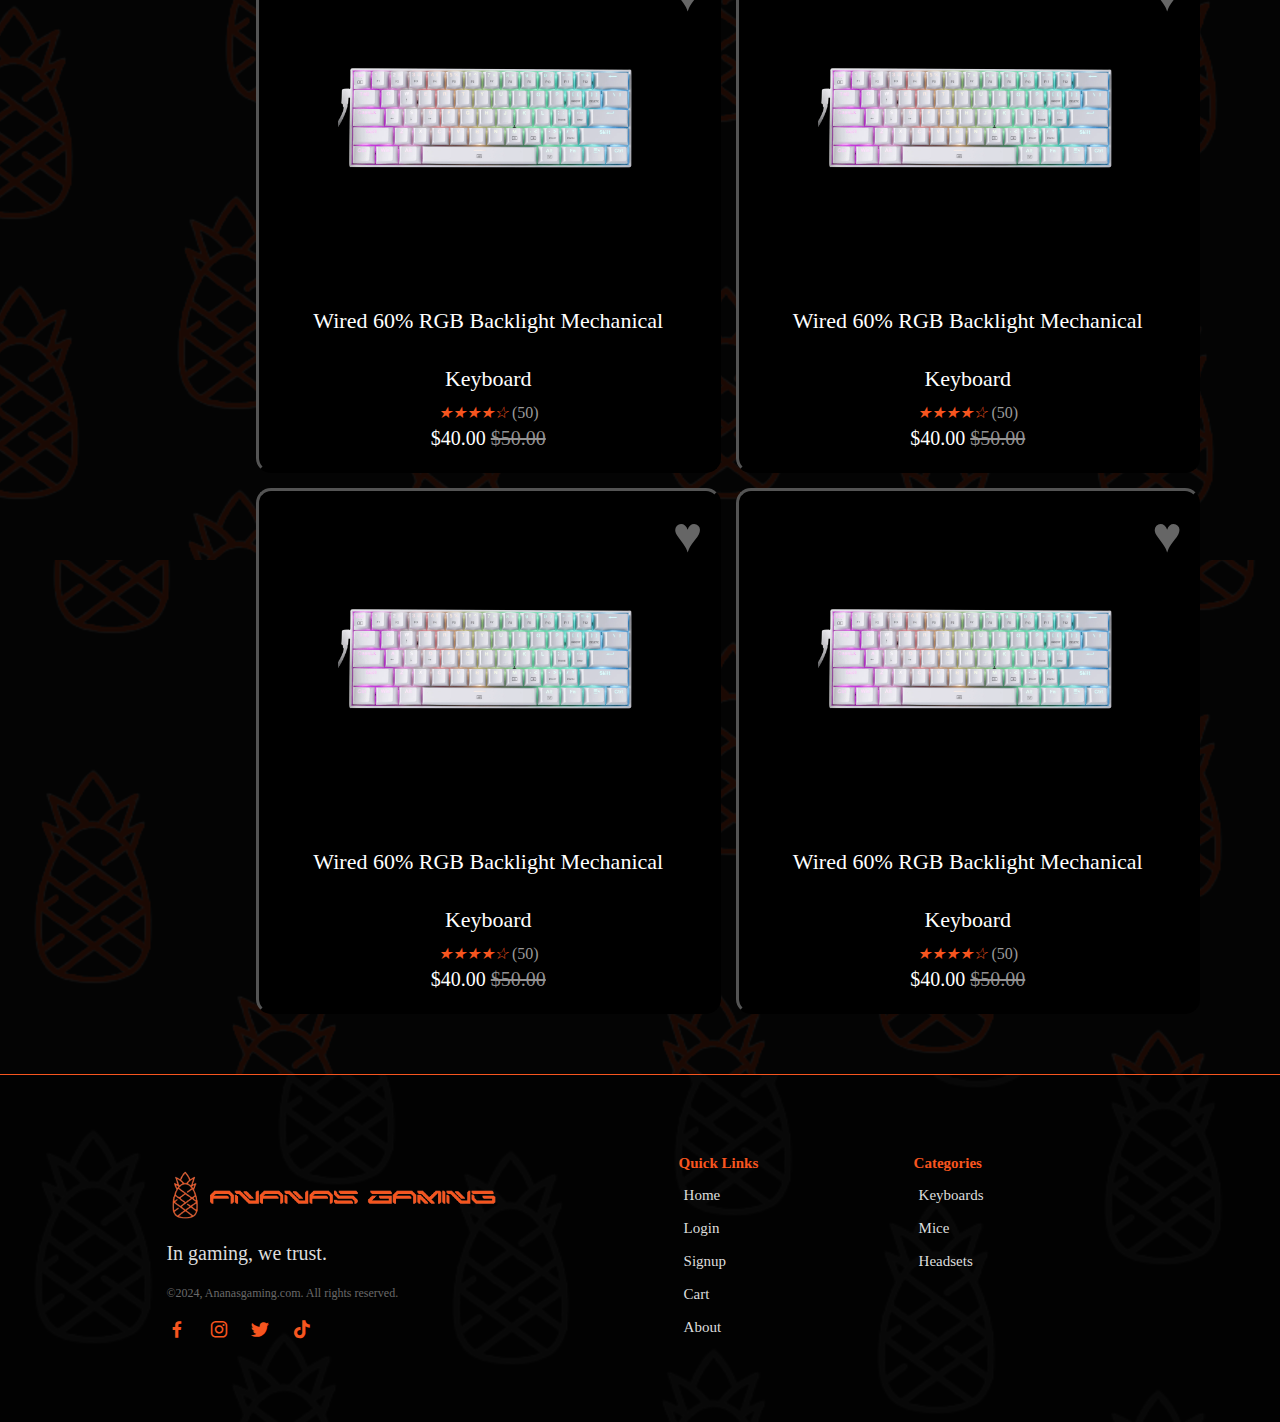
<file: Headsets category.html>
<!DOCTYPE html>
<html lang="en">

<head>
    <meta charset="UTF-8">
    <link rel="stylesheet" href="css/category style.css">
    <title>Headsets Category</title>
    <link rel="shortcut icon" href="images/icon.ico" />
    <link rel="stylesheet" href="https://unpkg.com/boxicons@latest/css/boxicons.min.css">
</head>

<body>
    <header>
        <a href="index.html" class="logop"><img src="images/logo.png" alt="LOGO"></a>
        <a href="index.html" class="logotxt">ananas gaming</a>

        <nav class="navbar">
            <div class="dropdown">
                <button class="dropbtn"><a href="all products.html">PRODUCTS</a><i class="fa fa-caret-down"></i>
                </button>
                <div class="dropdown-content">
                    <div class="dropdown-content-element" style="border-top-left-radius: 10px;border-top-right-radius: 10px;"><a href="keyboars category.html">KEYBOARDS</a></div>
                    <div class="line"></div>
                    <div class="dropdown-content-element"><a href="mice category.html">MICE</a></div>
                    <div class="line"></div>
                    <div class="dropdown-content-element" style="border-bottom-left-radius: 10px;border-bottom-right-radius: 10px;"><a href="Headsets category.html">HEADSETS</a></div>
                </div>
            </div>
            <div class="other">
                <a href="about.html" target="_blank">ABOUT</a>
                <a href="Cart.html">CART</a>
                <a href="#">CONTACT US</a>
                <a href="login.html">LOGIN</a>
            </div>
        </nav>
    </header>
    <div class="all-of-all">
        <div class="category-banner">
            <div class="banner-text">
                <h2>Gaming Headsets</h2>
                <p> Ananas's extensive keyboard collection,
                    tailored for mechanical enthusiasts, avid gamers,
                    and productivity seekers alike, offering a blend of quality,
                    and versatility to enhance every keystroke experience.</p>
            </div>

        </div>
        <div class="filter-box">
            <div class="filter-collection">
                <div class="keybourd-filter">
                    <h3>Connectivity</h3>
                    <ul class="keybourd-filter-list">
                        <li><input type="checkbox" name="c-type" id="wired"><label for="wired">Wired</label></li>
                        <li><input type="checkbox" name="c-type" id="wireless"><label for="wireless">Wireless</label>
                        </li>
                    </ul>
                    <hr>
                    <h3>Size</h3>
                    <ul class="keybourd-filter-list">
                        <li><input type="checkbox" name="size" id="40"><label for="40">40%</label></li>
                        <li><input type="checkbox" name="size" id="60"><label for="60">60%</label></li>
                        <li><input type="checkbox" name="size" id="80"><label for="80">80%</label></li>
                        <li><input type="checkbox" name="size" id="100"><label for="100">100%</label>
                        </li>
                    </ul>
                    <hr>
                    <h3>Switch Type</h3>
                    <ul class="keybourd-filter-list">
                        <li><input type="checkbox" name="switch-type" id="red"><label for="red">Red</label></li>
                        <li><input type="checkbox" name="switch-type" id="blue"><label for="blue">Blue</label></li>
                        <li><input type="checkbox" name="switch-type" id="brown"><label for="brown">Brown</label></li>
                    </ul>
                </div>
            </div>
        </div>
        <div class="popular" id="popular">
            <div class="box-container">
                <div class="box">
                    <a href="#" class="fa-heart">&hearts;</a>
                    <div class="image">
                        <a href="product.html">
                            <img src="images/keyboard.webp" alt="noo">
                        </a>
                        <div class="cattype">
                            <a href="Cart.html" class="catbtn">Add To Cart</a>
                        </div>
                    </div>
                    <div class="content">
                        <a href="product.html" class="prodlink">Wired 60% RGB Backlight Mechanical Keyboard</a>
                        <div class="stars">
                            <i class="fa-star"> &starf;&starf;&starf;&starf;&star;</i>
                            <span> (50) </span>
                        </div>
                        <div class="price">$40.00 <span>$50.00</span></div>
                    </div>
                </div>
                <div class="box">
                    <a href="#" class="fa-heart">&hearts;</a>
                    <div class="image">
                        <a href="product.html">
                            <img src="images/keyboard.webp" alt="noo">
                        </a>
                        <div class="cattype">
                            <a href="Cart.html" class="catbtn">Add To Cart</a>
                        </div>
                    </div>
                    <div class="content">
                        <a href="product.html" class="prodlink">Wired 60% RGB Backlight Mechanical Keyboard</a>
                        <div class="stars">
                            <i class="fa-star"> &starf;&starf;&starf;&starf;&star;</i>
                            <span> (50) </span>
                        </div>
                        <div class="price">$40.00 <span>$50.00</span></div>
                    </div>
                </div>
                <div class="box">
                    <a href="#" class="fa-heart">&hearts;</a>
                    <div class="image">
                        <a href="product.html">
                            <img src="images/keyboard.webp" alt="noo">
                        </a>
                        <div class="cattype">
                            <a href="Cart.html" class="catbtn">Add To Cart</a>
                        </div>
                    </div>
                    <div class="content">
                        <a href="product.html" class="prodlink">Wired 60% RGB Backlight Mechanical Keyboard</a>
                        <div class="stars">
                            <i class="fa-star"> &starf;&starf;&starf;&starf;&star;</i>
                            <span> (50) </span>
                        </div>
                        <div class="price">$40.00 <span>$50.00</span></div>
                    </div>
                </div>
                <div class="box">
                    <a href="#" class="fa-heart">&hearts;</a>
                    <div class="image">
                        <a href="product.html">
                            <img src="images/keyboard.webp" alt="noo">
                        </a>
                        <div class="cattype">
                            <a href="Cart.html" class="catbtn">Add To Cart</a>
                        </div>
                    </div>
                    <div class="content">
                        <a href="product.html" class="prodlink">Wired 60% RGB Backlight Mechanical Keyboard</a>
                        <div class="stars">
                            <i class="fa-star"> &starf;&starf;&starf;&starf;&star;</i>
                            <span> (50) </span>
                        </div>
                        <div class="price">$40.00 <span>$50.00</span></div>
                    </div>
                </div>
                <div class="box">
                    <a href="#" class="fa-heart">&hearts;</a>
                    <div class="image">
                        <a href="product.html">
                            <img src="images/st.webp" alt="noo">
                        </a>
                        <div class="cattype">
                            <a href="Cart.html" class="catbtn">Add To Cart</a>
                        </div>
                    </div>
                    <div class="content">
                        <a href="product.html" class="prodlink">Wired 60% RGB Backlight Mechanical Keyboard</a>
                        <div class="stars">
                            <i class="fa-star"> &starf;&starf;&starf;&starf;&star;</i>
                            <span> (50) </span>
                        </div>
                        <div class="price">$40.00 <span>$50.00</span></div>
                    </div>
                </div>
                <div class="box">
                    <a href="#" class="fa-heart">&hearts;</a>
                    <div class="image">
                        <a href="product.html">
                            <img src="images/st.webp" alt="noo">
                        </a>
                        <div class="cattype">
                            <a href="Cart.html" class="catbtn">Add To Cart</a>
                        </div>
                    </div>
                    <div class="content">
                        <a href="product.html" class="prodlink">Wired 60% RGB Backlight Mechanical Keyboard</a>
                        <div class="stars">
                            <i class="fa-star"> &starf;&starf;&starf;&starf;&star;</i>
                            <span> (50) </span>
                        </div>
                        <div class="price">$40.00 <span>$50.00</span></div>
                    </div>
                </div>
                <div class="box">
                    <a href="#" class="fa-heart">&hearts;</a>
                    <div class="image">
                        <a href="product.html">
                            <img src="images/st.webp" alt="noo">
                        </a>
                        <div class="cattype">
                            <a href="Cart.html" class="catbtn">Add To Cart</a>
                        </div>
                    </div>
                    <div class="content">
                        <a href="product.html" class="prodlink">Wired 60% RGB Backlight Mechanical Keyboard</a>
                        <div class="stars">
                            <i class="fa-star"> &starf;&starf;&starf;&starf;&star;</i>
                            <span> (50) </span>
                        </div>
                        <div class="price">$40.00 <span>$50.00</span></div>
                    </div>
                </div>
                <div class="box">
                    <a href="#" class="fa-heart">&hearts;</a>
                    <div class="image">
                        <a href="product.html">
                            <img src="images/st.webp" alt="noo">
                        </a>
                        <div class="cattype">
                            <a href="Cart.html" class="catbtn">Add To Cart</a>
                        </div>
                    </div>
                    <div class="content">
                        <a href="product.html" class="prodlink">Wired 60% RGB Backlight Mechanical Keyboard</a>
                        <div class="stars">
                            <i class="fa-star"> &starf;&starf;&starf;&starf;&star;</i>
                            <span> (50) </span>
                        </div>
                        <div class="price">$40.00 <span>$50.00</span></div>
                    </div>
                </div>
            </div>
        </div>
        <div class="clear-fix"></div>
    </div>




    <!-- Footer -->
    <div class="line"></div>
    <section class="footer">
        <div class="footercontent">
            <img src="images/logotran.png" alt="">
            <p class="caption">In gaming, we trust.</p>
            <p class="copyrights">©2024, Ananasgaming.com. All rights reserved.</p>
            <div class="icons">
                <a href="#"><i class='bx bxl-facebook' ></i></a>
                <a href="#"><i class='bx bxl-instagram' ></i></a>
                <a href="#"><i class='bx bxl-twitter' ></i></a>
                <a href="#"><i class='bx bxl-tiktok' ></i></a>
            </div>
        </div>
    
        <div class="footercontent">
            <h4>Quick Links</h4>
            <li><a href="index.html">Home</a></li>
            <li><a href="login.html">Login</a></li>
            <li><a href="signUp.html">Signup</a></li>
            <li><a href="Cart.html">Cart</a></li>
            <li><a href="about.html" target="_blank">About</a></li>
        </div>
    
        <div class="footercontent">
            <h4>Categories</h4>
            <li><a href="keyboars category.html">Keyboards</a></li>
            <li><a href="keyboars category.html">Mice</a></li>
            <li><a href="Headsets category.html">Headsets</a></li>
        </div>
    </section>
</body>

</html>
</file>
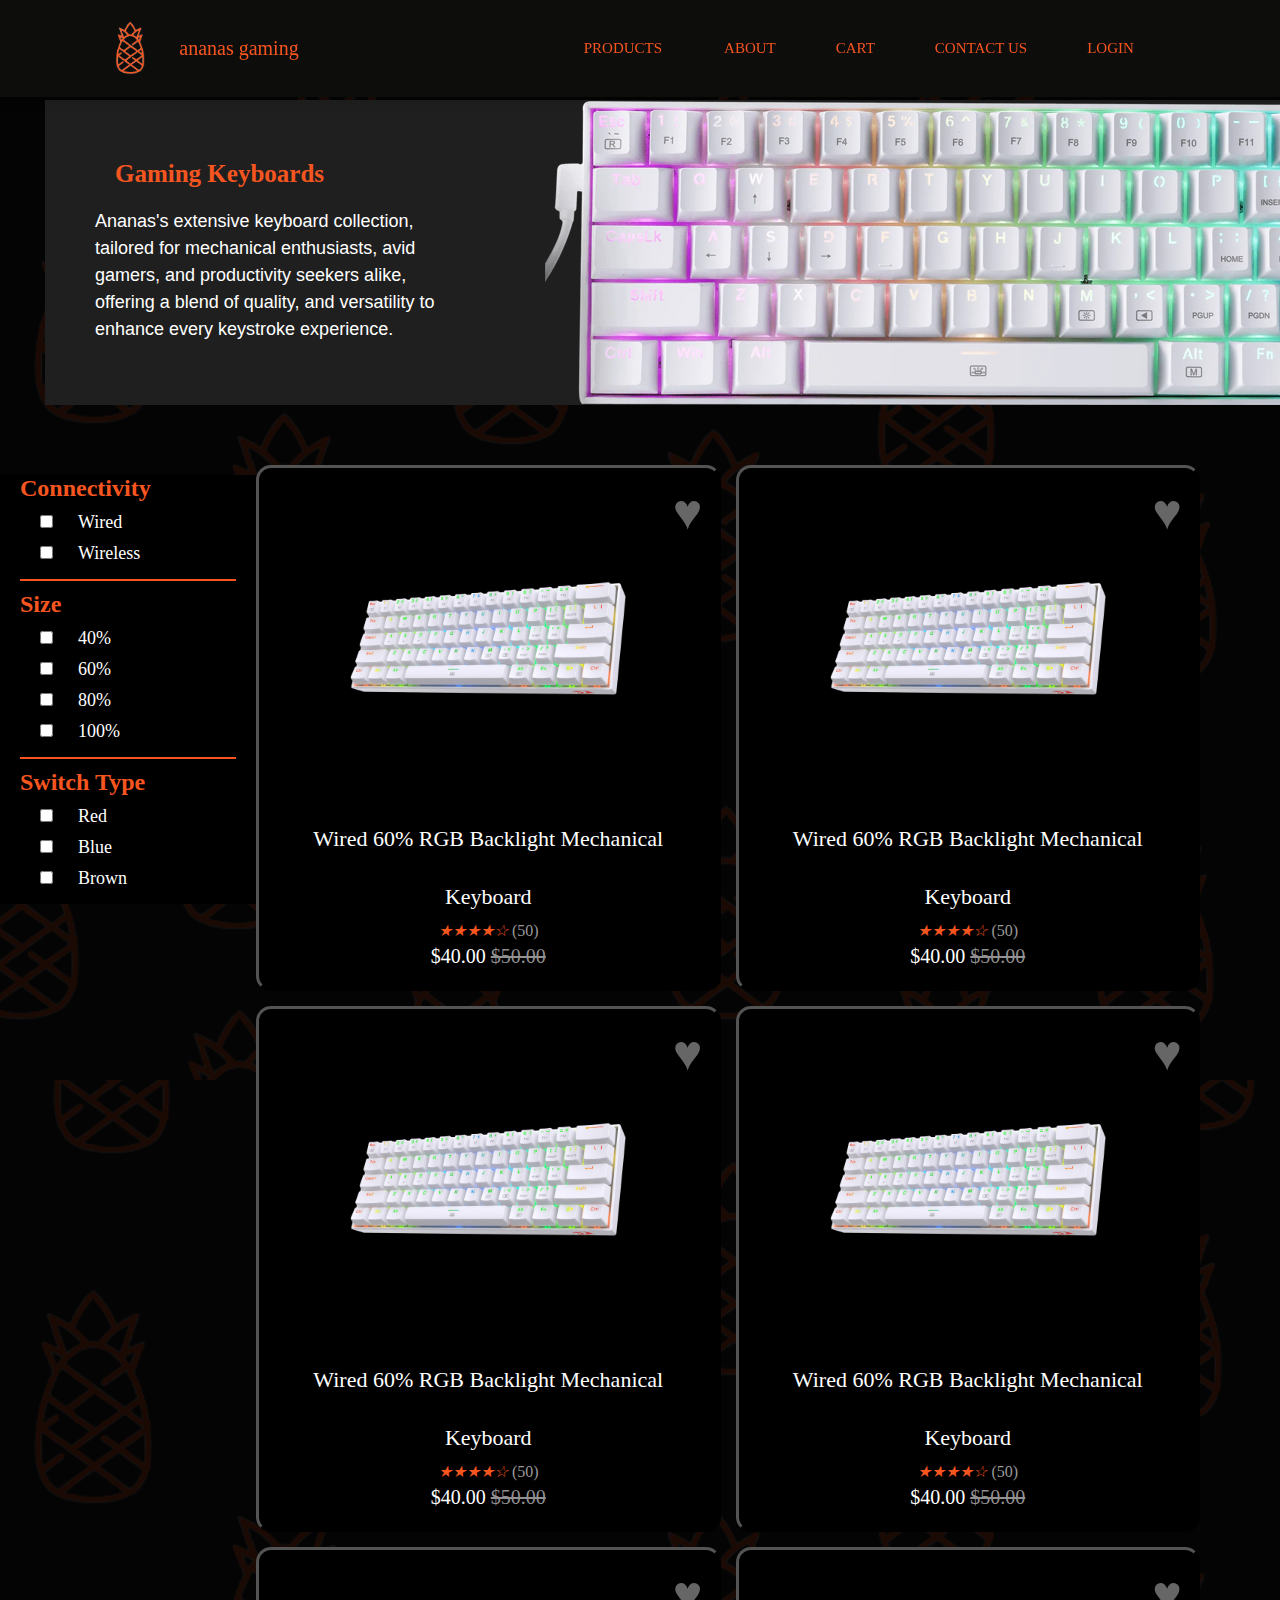
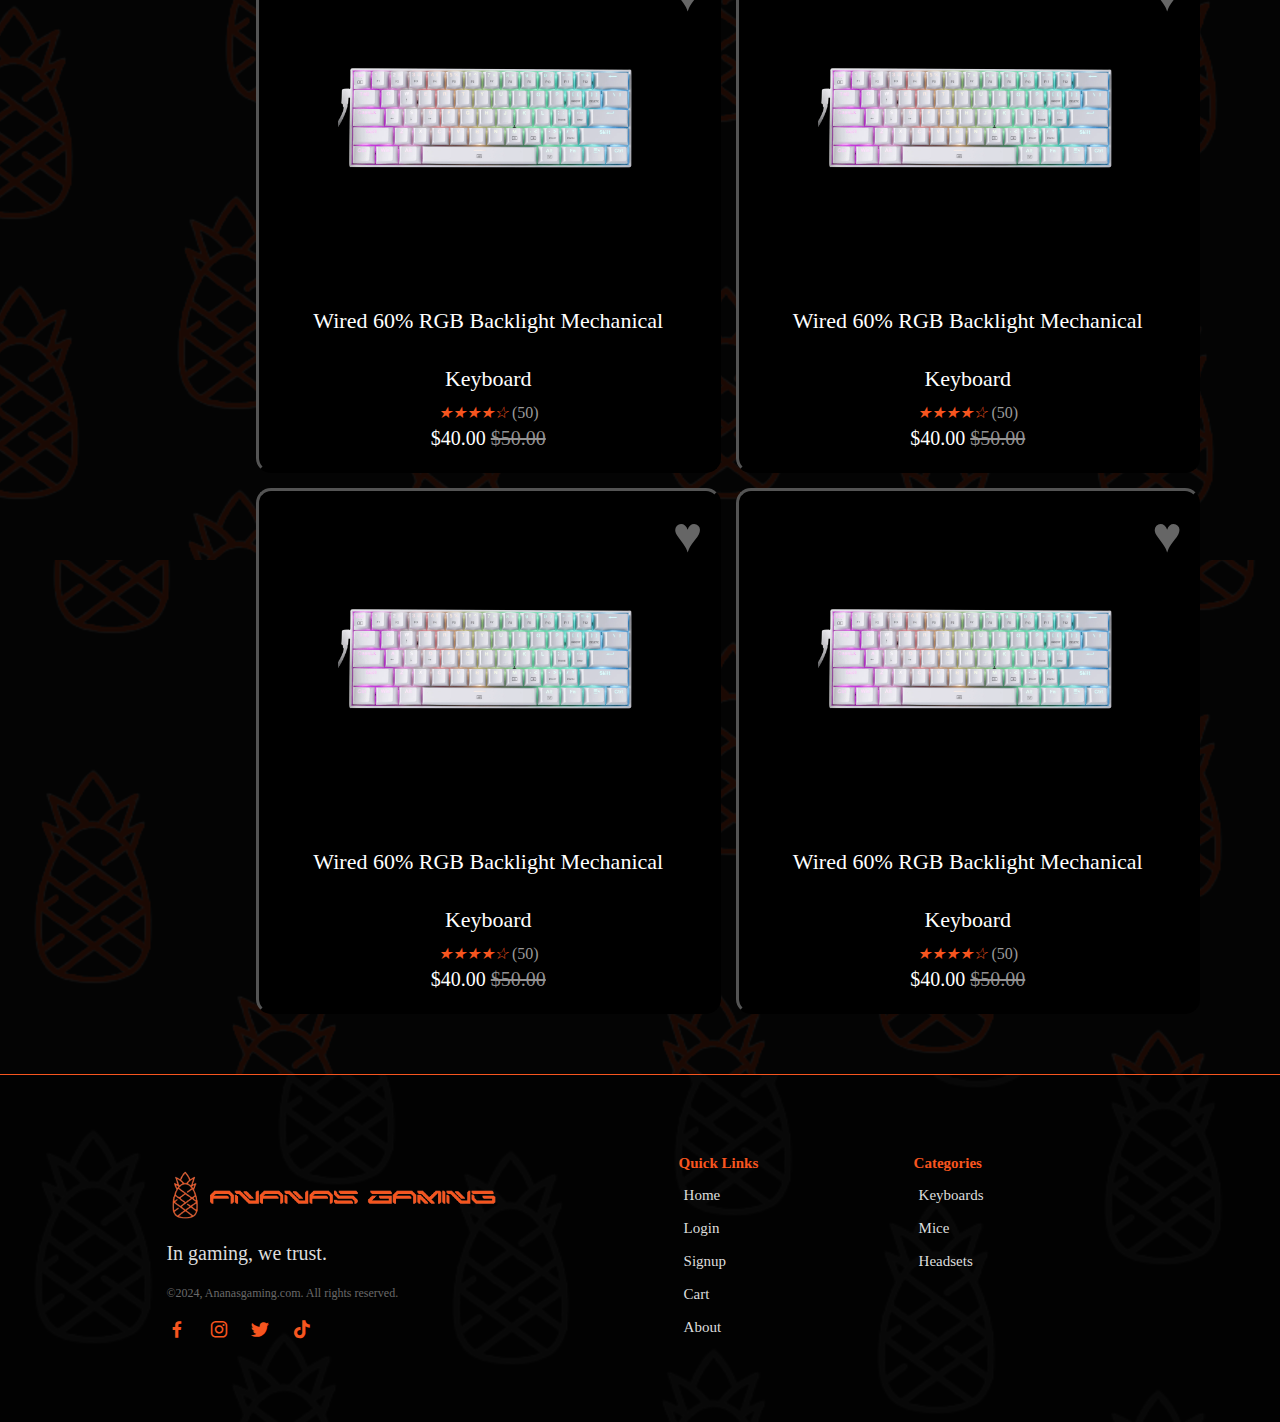
<file: keyboars category.html>
<!DOCTYPE html>
<html lang="en">

<head>
    <meta charset="UTF-8">
    <link rel="stylesheet" href="css/category style.css">
    <title>Keyboard Category</title>
    <link rel="shortcut icon" href="images/icon.ico" />
    <link rel="stylesheet" href="https://unpkg.com/boxicons@latest/css/boxicons.min.css">
</head>

<body>
    <header>
        <a href="index.html" class="logop"><img src="images/logo.png" alt="LOGO"></a>
        <a href="index.html" class="logotxt">ananas gaming</a>

        <nav class="navbar">
            <div class="dropdown">
                <button class="dropbtn"><a href="all products.html">PRODUCTS</a><i class="fa fa-caret-down"></i>
                </button>
                <div class="dropdown-content">
                    <div class="dropdown-content-element" style="border-top-left-radius: 10px;border-top-right-radius: 10px;"><a href="keyboars category.html">KEYBOARDS</a></div>
                    <div class="line"></div>
                    <div class="dropdown-content-element"><a href="mice category.html">MICE</a></div>
                    <div class="line"></div>
                    <div class="dropdown-content-element" style="border-bottom-left-radius: 10px;border-bottom-right-radius: 10px;"><a href="Headsets category.html">HEADSETS</a></div>
                </div>
            </div>
            <div class="other">
                <a href="about.html" target="_blank">ABOUT</a>
                <a href="Cart.html">CART</a>
                <a href="#">CONTACT US</a>
                <a href="login.html">LOGIN</a>
            </div>
        </nav>
    </header>
    <div class="all-of-all">
        <div class="category-banner">
            <div class="banner-text">
                <h2>Gaming Keyboards</h2>
                <p> Ananas's extensive keyboard collection,
                    tailored for mechanical enthusiasts, avid gamers,
                    and productivity seekers alike, offering a blend of quality,
                    and versatility to enhance every keystroke experience.</p>
            </div>

        </div>
        <div class="filter-box">
            <div class="filter-collection">
                <div class="keybourd-filter">
                    <h3>Connectivity</h3>
                    <ul class="keybourd-filter-list">
                        <li><input type="checkbox" name="c-type" id="wired"><label for="wired">Wired</label></li>
                        <li><input type="checkbox" name="c-type" id="wireless"><label for="wireless">Wireless</label>
                        </li>
                    </ul>
                    <hr>
                    <h3>Size</h3>
                    <ul class="keybourd-filter-list">
                        <li><input type="checkbox" name="size" id="40"><label for="40">40%</label></li>
                        <li><input type="checkbox" name="size" id="60"><label for="60">60%</label></li>
                        <li><input type="checkbox" name="size" id="80"><label for="80">80%</label></li>
                        <li><input type="checkbox" name="size" id="100"><label for="100">100%</label>
                        </li>
                    </ul>
                    <hr>
                    <h3>Switch Type</h3>
                    <ul class="keybourd-filter-list">
                        <li><input type="checkbox" name="switch-type" id="red"><label for="red">Red</label></li>
                        <li><input type="checkbox" name="switch-type" id="blue"><label for="blue">Blue</label></li>
                        <li><input type="checkbox" name="switch-type" id="brown"><label for="brown">Brown</label></li>
                    </ul>
                </div>
            </div>
        </div>
        <div class="popular" id="popular">
            <div class="box-container">
                <div class="box">
                    <a href="#" class="fa-heart">&hearts;</a>
                    <div class="image">
                        <a href="product.html">
                            <img src="images/keyboard.webp" alt="noo">
                        </a>
                        <div class="cattype">
                            <a href="Cart.html" class="catbtn">Add To Cart</a>
                        </div>
                    </div>
                    <div class="content">
                        <a href="product.html" class="prodlink">Wired 60% RGB Backlight Mechanical Keyboard</a>
                        <div class="stars">
                            <i class="fa-star"> &starf;&starf;&starf;&starf;&star;</i>
                            <span> (50) </span>
                        </div>
                        <div class="price">$40.00 <span>$50.00</span></div>
                    </div>
                </div>
                <div class="box">
                    <a href="#" class="fa-heart">&hearts;</a>
                    <div class="image">
                        <a href="product.html">
                            <img src="images/keyboard.webp" alt="noo">
                        </a>
                        <div class="cattype">
                            <a href="Cart.html" class="catbtn">Add To Cart</a>
                        </div>
                    </div>
                    <div class="content">
                        <a href="product.html" class="prodlink">Wired 60% RGB Backlight Mechanical Keyboard</a>
                        <div class="stars">
                            <i class="fa-star"> &starf;&starf;&starf;&starf;&star;</i>
                            <span> (50) </span>
                        </div>
                        <div class="price">$40.00 <span>$50.00</span></div>
                    </div>
                </div>
                <div class="box">
                    <a href="#" class="fa-heart">&hearts;</a>
                    <div class="image">
                        <a href="product.html">
                            <img src="images/keyboard.webp" alt="noo">
                        </a>
                        <div class="cattype">
                            <a href="Cart.html" class="catbtn">Add To Cart</a>
                        </div>
                    </div>
                    <div class="content">
                        <a href="product.html" class="prodlink">Wired 60% RGB Backlight Mechanical Keyboard</a>
                        <div class="stars">
                            <i class="fa-star"> &starf;&starf;&starf;&starf;&star;</i>
                            <span> (50) </span>
                        </div>
                        <div class="price">$40.00 <span>$50.00</span></div>
                    </div>
                </div>
                <div class="box">
                    <a href="#" class="fa-heart">&hearts;</a>
                    <div class="image">
                        <a href="product.html">
                            <img src="images/keyboard.webp" alt="noo">
                        </a>
                        <div class="cattype">
                            <a href="Cart.html" class="catbtn">Add To Cart</a>
                        </div>
                    </div>
                    <div class="content">
                        <a href="product.html" class="prodlink">Wired 60% RGB Backlight Mechanical Keyboard</a>
                        <div class="stars">
                            <i class="fa-star"> &starf;&starf;&starf;&starf;&star;</i>
                            <span> (50) </span>
                        </div>
                        <div class="price">$40.00 <span>$50.00</span></div>
                    </div>
                </div>
                <div class="box">
                    <a href="#" class="fa-heart">&hearts;</a>
                    <div class="image">
                        <a href="product.html">
                            <img src="images/st.webp" alt="noo">
                        </a>
                        <div class="cattype">
                            <a href="Cart.html" class="catbtn">Add To Cart</a>
                        </div>
                    </div>
                    <div class="content">
                        <a href="product.html" class="prodlink">Wired 60% RGB Backlight Mechanical Keyboard</a>
                        <div class="stars">
                            <i class="fa-star"> &starf;&starf;&starf;&starf;&star;</i>
                            <span> (50) </span>
                        </div>
                        <div class="price">$40.00 <span>$50.00</span></div>
                    </div>
                </div>
                <div class="box">
                    <a href="#" class="fa-heart">&hearts;</a>
                    <div class="image">
                        <a href="product.html">
                            <img src="images/st.webp" alt="noo">
                        </a>
                        <div class="cattype">
                            <a href="Cart.html" class="catbtn">Add To Cart</a>
                        </div>
                    </div>
                    <div class="content">
                        <a href="product.html" class="prodlink">Wired 60% RGB Backlight Mechanical Keyboard</a>
                        <div class="stars">
                            <i class="fa-star"> &starf;&starf;&starf;&starf;&star;</i>
                            <span> (50) </span>
                        </div>
                        <div class="price">$40.00 <span>$50.00</span></div>
                    </div>
                </div>
                <div class="box">
                    <a href="#" class="fa-heart">&hearts;</a>
                    <div class="image">
                        <a href="product.html">
                            <img src="images/st.webp" alt="noo">
                        </a>
                        <div class="cattype">
                            <a href="Cart.html" class="catbtn">Add To Cart</a>
                        </div>
                    </div>
                    <div class="content">
                        <a href="product.html" class="prodlink">Wired 60% RGB Backlight Mechanical Keyboard</a>
                        <div class="stars">
                            <i class="fa-star"> &starf;&starf;&starf;&starf;&star;</i>
                            <span> (50) </span>
                        </div>
                        <div class="price">$40.00 <span>$50.00</span></div>
                    </div>
                </div>
                <div class="box">
                    <a href="#" class="fa-heart">&hearts;</a>
                    <div class="image">
                        <a href="product.html">
                            <img src="images/st.webp" alt="noo">
                        </a>
                        <div class="cattype">
                            <a href="Cart.html" class="catbtn">Add To Cart</a>
                        </div>
                    </div>
                    <div class="content">
                        <a href="product.html" class="prodlink">Wired 60% RGB Backlight Mechanical Keyboard</a>
                        <div class="stars">
                            <i class="fa-star"> &starf;&starf;&starf;&starf;&star;</i>
                            <span> (50) </span>
                        </div>
                        <div class="price">$40.00 <span>$50.00</span></div>
                    </div>
                </div>
            </div>
        </div>
        <div class="clear-fix"></div>
    </div>




    <!-- Footer -->
    <div class="line"></div>
    <section class="footer">
        <div class="footercontent">
            <img src="images/logotran.png" alt="">
            <p class="caption">In gaming, we trust.</p>
            <p class="copyrights">©2024, Ananasgaming.com. All rights reserved.</p>
            <div class="icons">
                <a href="#"><i class='bx bxl-facebook' ></i></a>
                <a href="#"><i class='bx bxl-instagram' ></i></a>
                <a href="#"><i class='bx bxl-twitter' ></i></a>
                <a href="#"><i class='bx bxl-tiktok' ></i></a>
            </div>
        </div>
    
        <div class="footercontent">
            <h4>Quick Links</h4>
            <li><a href="index.html">Home</a></li>
            <li><a href="login.html">Login</a></li>
            <li><a href="signUp.html">Signup</a></li>
            <li><a href="Cart.html">Cart</a></li>
            <li><a href="about.html" target="_blank">About</a></li>
        </div>
    
        <div class="footercontent">
            <h4>Categories</h4>
            <li><a href="keyboars category.html">Keyboards</a></li>
            <li><a href="keyboars category.html">Mice</a></li>
            <li><a href="Headsets category.html">Headsets</a></li>
        </div>
    </section>
</body>

</html>
</file>
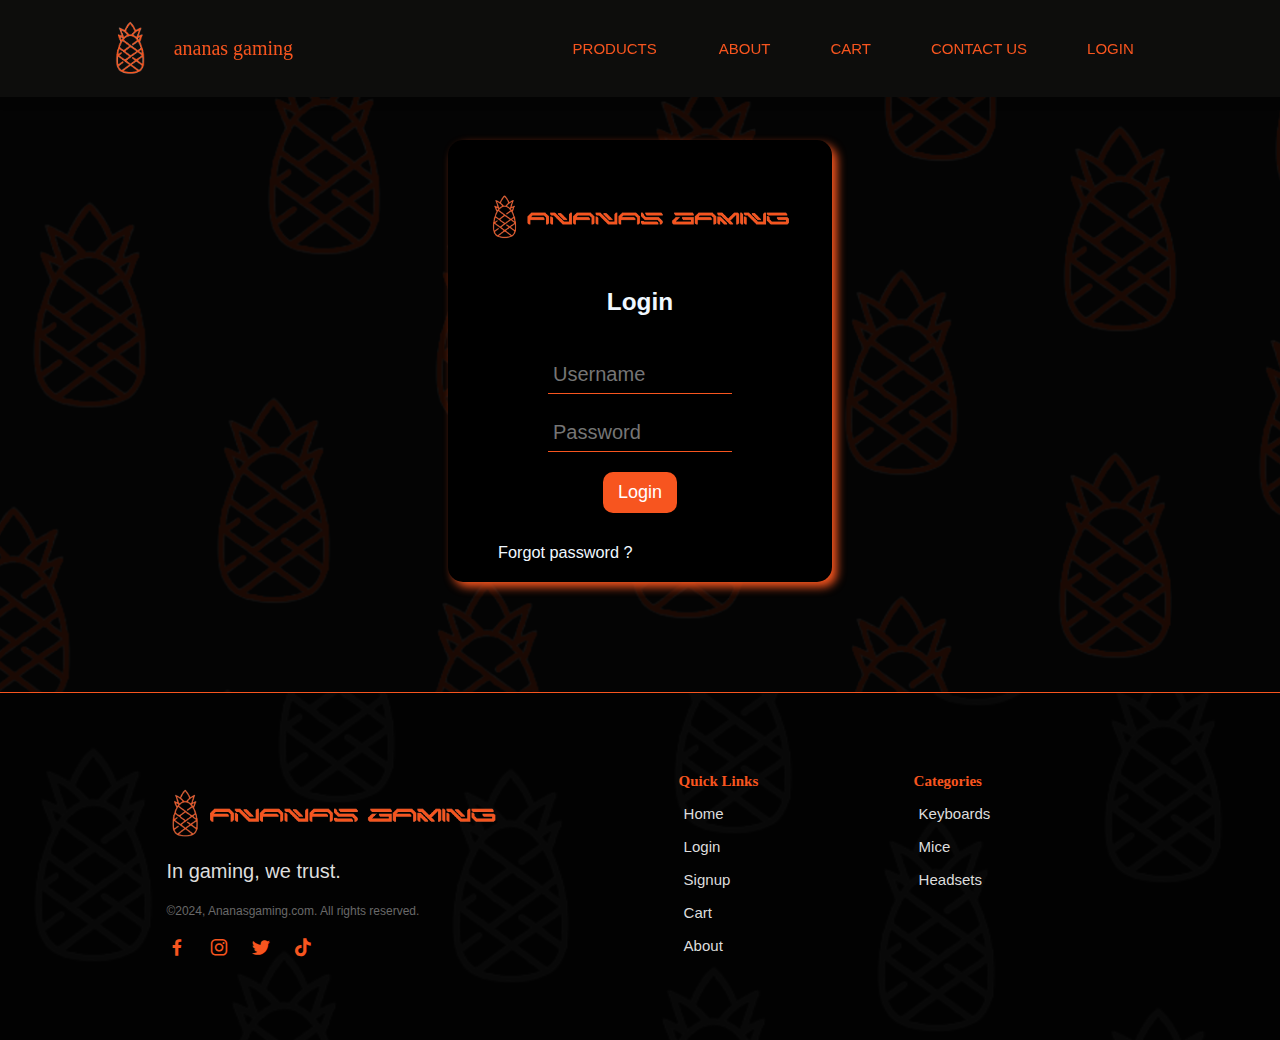
<file: login.html>
<!DOCTYPE html>
<html lang="en">

<head>
    <meta charset="UTF-8">
    <meta name="viewport" content="width=device-width, initial-scale=1.0">
    <title>Login Page</title>
    <link rel="stylesheet" href="css/login.css">
    <link rel="shortcut icon" href="images/icon.ico" />
    <link rel="stylesheet" href="https://unpkg.com/boxicons@latest/css/boxicons.min.css">
</head>

<body>
    <!-- Navbar -->
    <header>
        <a href="index.html" class="logop"><img src="images/logo.png" alt="LOGO"></a>
        <a href="index.html" class="logotxt">ananas gaming</a>

        <nav class="navbar">
            <div class="dropdown">
                <button class="dropbtn"><a href="all products.html">PRODUCTS</a><i class="fa fa-caret-down"></i>
                </button>
                <div class="dropdown-content">
                    <div class="dropdown-content-element" style="border-top-left-radius: 10px;border-top-right-radius: 10px;"><a href="keyboars category.html">KEYBOARDS</a></div>
                    <div class="line"></div>
                    <div class="dropdown-content-element"><a href="mice category.html">MICE</a></div>
                    <div class="line"></div>
                    <div class="dropdown-content-element" style="border-bottom-left-radius: 10px;border-bottom-right-radius: 10px;"><a href="Headsets category.html">HEADSETS</a></div>
                </div>
            </div>
            <div class="other">
                <a href="about.html" target="_blank">ABOUT</a>
                <a href="Cart.html">CART</a>
                <a href="#">CONTACT US</a>
                <a href="login.html">LOGIN</a>
            </div>
        </nav>
    </header>

    <!-- Login Form-->
    <form action="">
        <div class="form-img">
            <img src="./images/logotran.png" alt="">
            <h2>Login</h2>
            
        </div>
        <div class="form-content">
            <label for="name"></label>
            <input type="text" placeholder="Username" id="name" name="user_name">
            <label for="pass"></label>
            <input type="password" placeholder="Password" name="user_password" id="pass">
            <button type="submit">Login</button>
        </div>
        <p>Forgot password ?</p>
    </form>

    <!-- Footer -->
    <div class="line"></div>
    <section class="footer">
        <div class="footercontent">
            <img src="images/logotran.png" alt="">
            <p class="caption">In gaming, we trust.</p>
            <p class="copyrights">©2024, Ananasgaming.com. All rights reserved.</p>
            <div class="icons">
                <a href="#"><i class='bx bxl-facebook' ></i></a>
                <a href="#"><i class='bx bxl-instagram' ></i></a>
                <a href="#"><i class='bx bxl-twitter' ></i></a>
                <a href="#"><i class='bx bxl-tiktok' ></i></a>
            </div>
        </div>
    
        <div class="footercontent">
            <h4>Quick Links</h4>
            <li><a href="index.html">Home</a></li>
            <li><a href="login.html">Login</a></li>
            <li><a href="signUp.html">Signup</a></li>
            <li><a href="Cart.html">Cart</a></li>
            <li><a href="about.html" target="_blank">About</a></li>
        </div>
    
        <div class="footercontent">
            <h4>Categories</h4>
            <li><a href="keyboars category.html">Keyboards</a></li>
            <li><a href="keyboars category.html">Mice</a></li>
            <li><a href="Headsets category.html">Headsets</a></li>
        </div>
    </section>
</body>

</html>
</file>
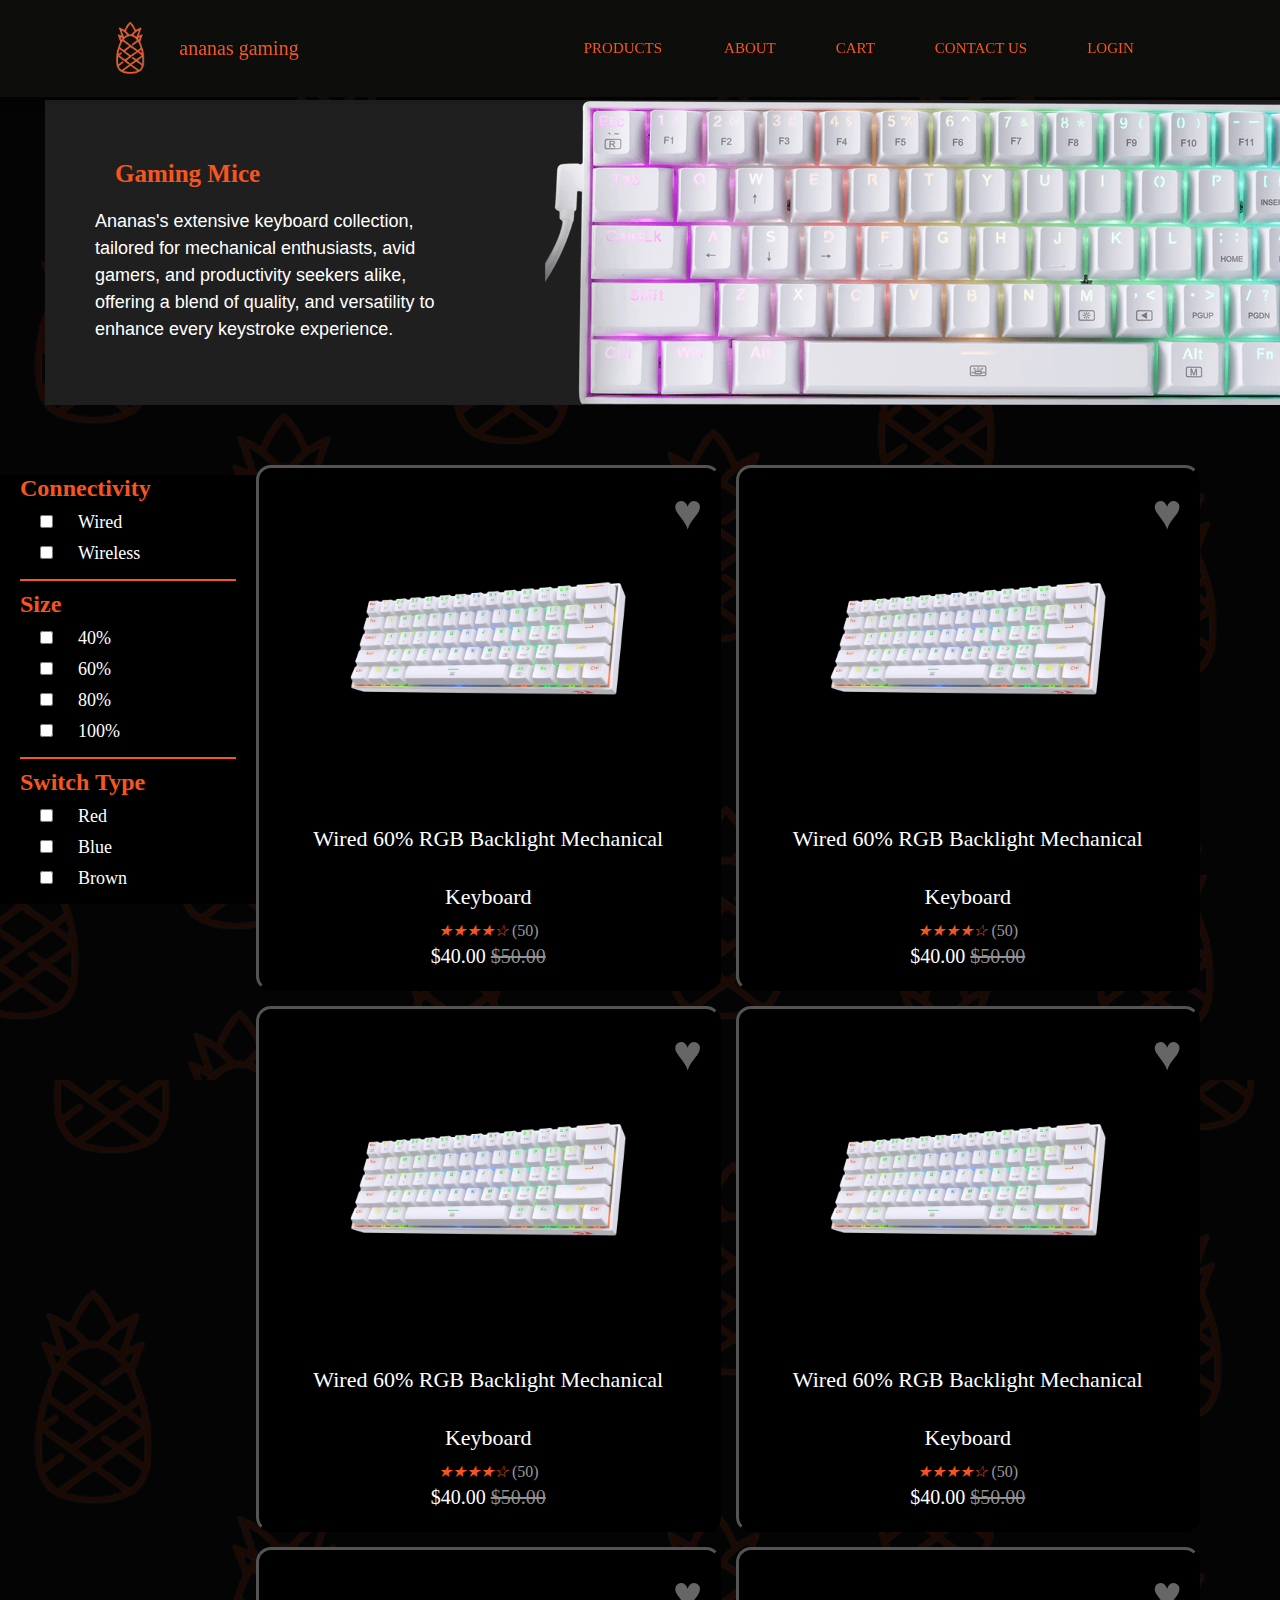
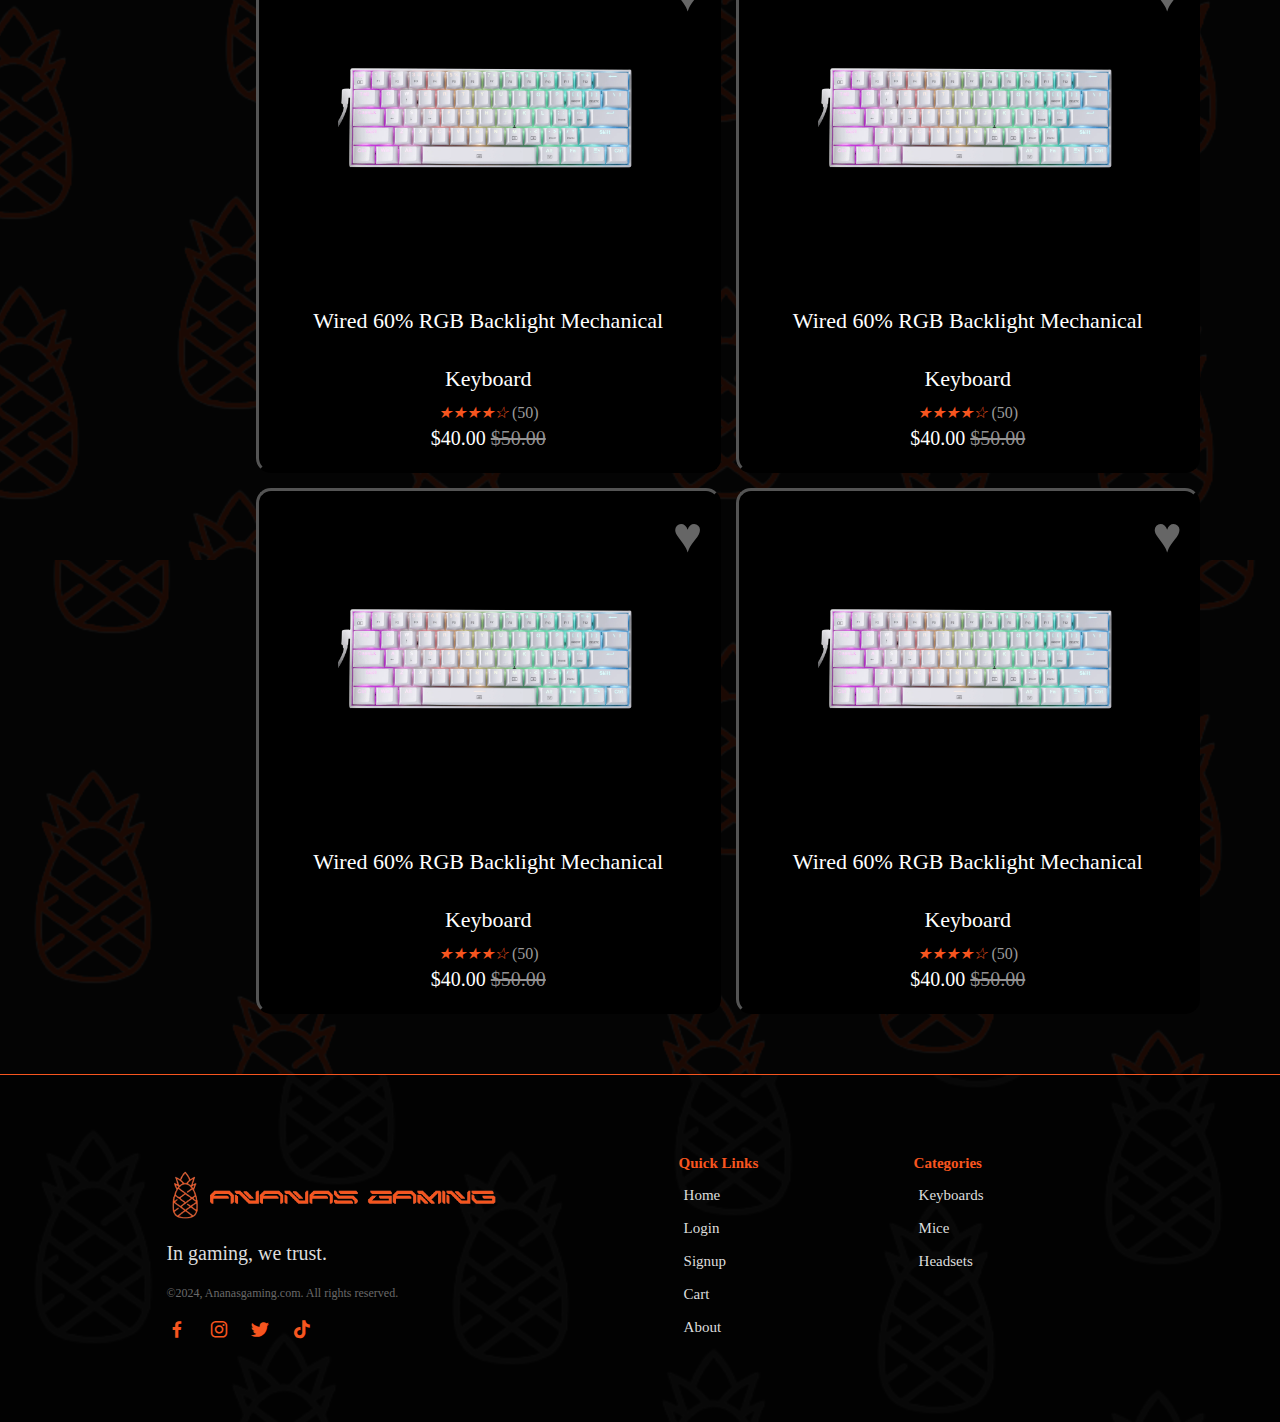
<file: mice category.html>
<!DOCTYPE html>
<html lang="en">

<head>
    <meta charset="UTF-8">
    <link rel="stylesheet" href="css/category style.css">
    <title>Mice Category</title>
    <link rel="shortcut icon" href="images/icon.ico" />
    <link rel="stylesheet" href="https://unpkg.com/boxicons@latest/css/boxicons.min.css">
</head>

<body>
    <header>
        <a href="index.html" class="logop"><img src="images/logo.png" alt="LOGO"></a>
        <a href="index.html" class="logotxt">ananas gaming</a>

        <nav class="navbar">
            <div class="dropdown">
                <button class="dropbtn"><a href="all products.html">PRODUCTS</a><i class="fa fa-caret-down"></i>
                </button>
                <div class="dropdown-content">
                    <div class="dropdown-content-element" style="border-top-left-radius: 10px;border-top-right-radius: 10px;"><a href="keyboars category.html">KEYBOARDS</a></div>
                    <div class="line"></div>
                    <div class="dropdown-content-element"><a href="mice category.html">MICE</a></div>
                    <div class="line"></div>
                    <div class="dropdown-content-element" style="border-bottom-left-radius: 10px;border-bottom-right-radius: 10px;"><a href="Headsets category.html">HEADSETS</a></div>
                </div>
            </div>
            <div class="other">
                <a href="about.html" target="_blank">ABOUT</a>
                <a href="Cart.html">CART</a>
                <a href="#">CONTACT US</a>
                <a href="login.html">LOGIN</a>
            </div>
        </nav>
    </header>
    <div class="all-of-all">
        <div class="category-banner">
            <div class="banner-text">
                <h2>Gaming Mice</h2>
                <p> Ananas's extensive keyboard collection,
                    tailored for mechanical enthusiasts, avid gamers,
                    and productivity seekers alike, offering a blend of quality,
                    and versatility to enhance every keystroke experience.</p>
            </div>

        </div>
        <div class="filter-box">
            <div class="filter-collection">
                <div class="keybourd-filter">
                    <h3>Connectivity</h3>
                    <ul class="keybourd-filter-list">
                        <li><input type="checkbox" name="c-type" id="wired"><label for="wired">Wired</label></li>
                        <li><input type="checkbox" name="c-type" id="wireless"><label for="wireless">Wireless</label>
                        </li>
                    </ul>
                    <hr>
                    <h3>Size</h3>
                    <ul class="keybourd-filter-list">
                        <li><input type="checkbox" name="size" id="40"><label for="40">40%</label></li>
                        <li><input type="checkbox" name="size" id="60"><label for="60">60%</label></li>
                        <li><input type="checkbox" name="size" id="80"><label for="80">80%</label></li>
                        <li><input type="checkbox" name="size" id="100"><label for="100">100%</label>
                        </li>
                    </ul>
                    <hr>
                    <h3>Switch Type</h3>
                    <ul class="keybourd-filter-list">
                        <li><input type="checkbox" name="switch-type" id="red"><label for="red">Red</label></li>
                        <li><input type="checkbox" name="switch-type" id="blue"><label for="blue">Blue</label></li>
                        <li><input type="checkbox" name="switch-type" id="brown"><label for="brown">Brown</label></li>
                    </ul>
                </div>
            </div>
        </div>
        <div class="popular" id="popular">
            <div class="box-container">
                <div class="box">
                    <a href="#" class="fa-heart">&hearts;</a>
                    <div class="image">
                        <a href="product.html">
                            <img src="images/keyboard.webp" alt="noo">
                        </a>
                        <div class="cattype">
                            <a href="Cart.html" class="catbtn">Add To Cart</a>
                        </div>
                    </div>
                    <div class="content">
                        <a href="product.html" class="prodlink">Wired 60% RGB Backlight Mechanical Keyboard</a>
                        <div class="stars">
                            <i class="fa-star"> &starf;&starf;&starf;&starf;&star;</i>
                            <span> (50) </span>
                        </div>
                        <div class="price">$40.00 <span>$50.00</span></div>
                    </div>
                </div>
                <div class="box">
                    <a href="#" class="fa-heart">&hearts;</a>
                    <div class="image">
                        <a href="product.html">
                            <img src="images/keyboard.webp" alt="noo">
                        </a>
                        <div class="cattype">
                            <a href="Cart.html" class="catbtn">Add To Cart</a>
                        </div>
                    </div>
                    <div class="content">
                        <a href="product.html" class="prodlink">Wired 60% RGB Backlight Mechanical Keyboard</a>
                        <div class="stars">
                            <i class="fa-star"> &starf;&starf;&starf;&starf;&star;</i>
                            <span> (50) </span>
                        </div>
                        <div class="price">$40.00 <span>$50.00</span></div>
                    </div>
                </div>
                <div class="box">
                    <a href="#" class="fa-heart">&hearts;</a>
                    <div class="image">
                        <a href="product.html">
                            <img src="images/keyboard.webp" alt="noo">
                        </a>
                        <div class="cattype">
                            <a href="Cart.html" class="catbtn">Add To Cart</a>
                        </div>
                    </div>
                    <div class="content">
                        <a href="product.html" class="prodlink">Wired 60% RGB Backlight Mechanical Keyboard</a>
                        <div class="stars">
                            <i class="fa-star"> &starf;&starf;&starf;&starf;&star;</i>
                            <span> (50) </span>
                        </div>
                        <div class="price">$40.00 <span>$50.00</span></div>
                    </div>
                </div>
                <div class="box">
                    <a href="#" class="fa-heart">&hearts;</a>
                    <div class="image">
                        <a href="product.html">
                            <img src="images/keyboard.webp" alt="noo">
                        </a>
                        <div class="cattype">
                            <a href="Cart.html" class="catbtn">Add To Cart</a>
                        </div>
                    </div>
                    <div class="content">
                        <a href="product.html" class="prodlink">Wired 60% RGB Backlight Mechanical Keyboard</a>
                        <div class="stars">
                            <i class="fa-star"> &starf;&starf;&starf;&starf;&star;</i>
                            <span> (50) </span>
                        </div>
                        <div class="price">$40.00 <span>$50.00</span></div>
                    </div>
                </div>
                <div class="box">
                    <a href="#" class="fa-heart">&hearts;</a>
                    <div class="image">
                        <a href="product.html">
                            <img src="images/st.webp" alt="noo">
                        </a>
                        <div class="cattype">
                            <a href="Cart.html" class="catbtn">Add To Cart</a>
                        </div>
                    </div>
                    <div class="content">
                        <a href="product.html" class="prodlink">Wired 60% RGB Backlight Mechanical Keyboard</a>
                        <div class="stars">
                            <i class="fa-star"> &starf;&starf;&starf;&starf;&star;</i>
                            <span> (50) </span>
                        </div>
                        <div class="price">$40.00 <span>$50.00</span></div>
                    </div>
                </div>
                <div class="box">
                    <a href="#" class="fa-heart">&hearts;</a>
                    <div class="image">
                        <a href="product.html">
                            <img src="images/st.webp" alt="noo">
                        </a>
                        <div class="cattype">
                            <a href="Cart.html" class="catbtn">Add To Cart</a>
                        </div>
                    </div>
                    <div class="content">
                        <a href="product.html" class="prodlink">Wired 60% RGB Backlight Mechanical Keyboard</a>
                        <div class="stars">
                            <i class="fa-star"> &starf;&starf;&starf;&starf;&star;</i>
                            <span> (50) </span>
                        </div>
                        <div class="price">$40.00 <span>$50.00</span></div>
                    </div>
                </div>
                <div class="box">
                    <a href="#" class="fa-heart">&hearts;</a>
                    <div class="image">
                        <a href="product.html">
                            <img src="images/st.webp" alt="noo">
                        </a>
                        <div class="cattype">
                            <a href="Cart.html" class="catbtn">Add To Cart</a>
                        </div>
                    </div>
                    <div class="content">
                        <a href="product.html" class="prodlink">Wired 60% RGB Backlight Mechanical Keyboard</a>
                        <div class="stars">
                            <i class="fa-star"> &starf;&starf;&starf;&starf;&star;</i>
                            <span> (50) </span>
                        </div>
                        <div class="price">$40.00 <span>$50.00</span></div>
                    </div>
                </div>
                <div class="box">
                    <a href="#" class="fa-heart">&hearts;</a>
                    <div class="image">
                        <a href="product.html">
                            <img src="images/st.webp" alt="noo">
                        </a>
                        <div class="cattype">
                            <a href="Cart.html" class="catbtn">Add To Cart</a>
                        </div>
                    </div>
                    <div class="content">
                        <a href="product.html" class="prodlink">Wired 60% RGB Backlight Mechanical Keyboard</a>
                        <div class="stars">
                            <i class="fa-star"> &starf;&starf;&starf;&starf;&star;</i>
                            <span> (50) </span>
                        </div>
                        <div class="price">$40.00 <span>$50.00</span></div>
                    </div>
                </div>
            </div>
        </div>
        <div class="clear-fix"></div>
    </div>




    <!-- Footer -->
    <div class="line"></div>
    <section class="footer">
        <div class="footercontent">
            <img src="images/logotran.png" alt="">
            <p class="caption">In gaming, we trust.</p>
            <p class="copyrights">©2024, Ananasgaming.com. All rights reserved.</p>
            <div class="icons">
                <a href="#"><i class='bx bxl-facebook' ></i></a>
                <a href="#"><i class='bx bxl-instagram' ></i></a>
                <a href="#"><i class='bx bxl-twitter' ></i></a>
                <a href="#"><i class='bx bxl-tiktok' ></i></a>
            </div>
        </div>
    
        <div class="footercontent">
            <h4>Quick Links</h4>
            <li><a href="index.html">Home</a></li>
            <li><a href="login.html">Login</a></li>
            <li><a href="signUp.html">Signup</a></li>
            <li><a href="Cart.html">Cart</a></li>
            <li><a href="about.html" target="_blank">About</a></li>
        </div>
    
        <div class="footercontent">
            <h4>Categories</h4>
            <li><a href="keyboars category.html">Keyboards</a></li>
            <li><a href="keyboars category.html">Mice</a></li>
            <li><a href="Headsets category.html">Headsets</a></li>
        </div>
    </section>
</body>

</html>
</file>
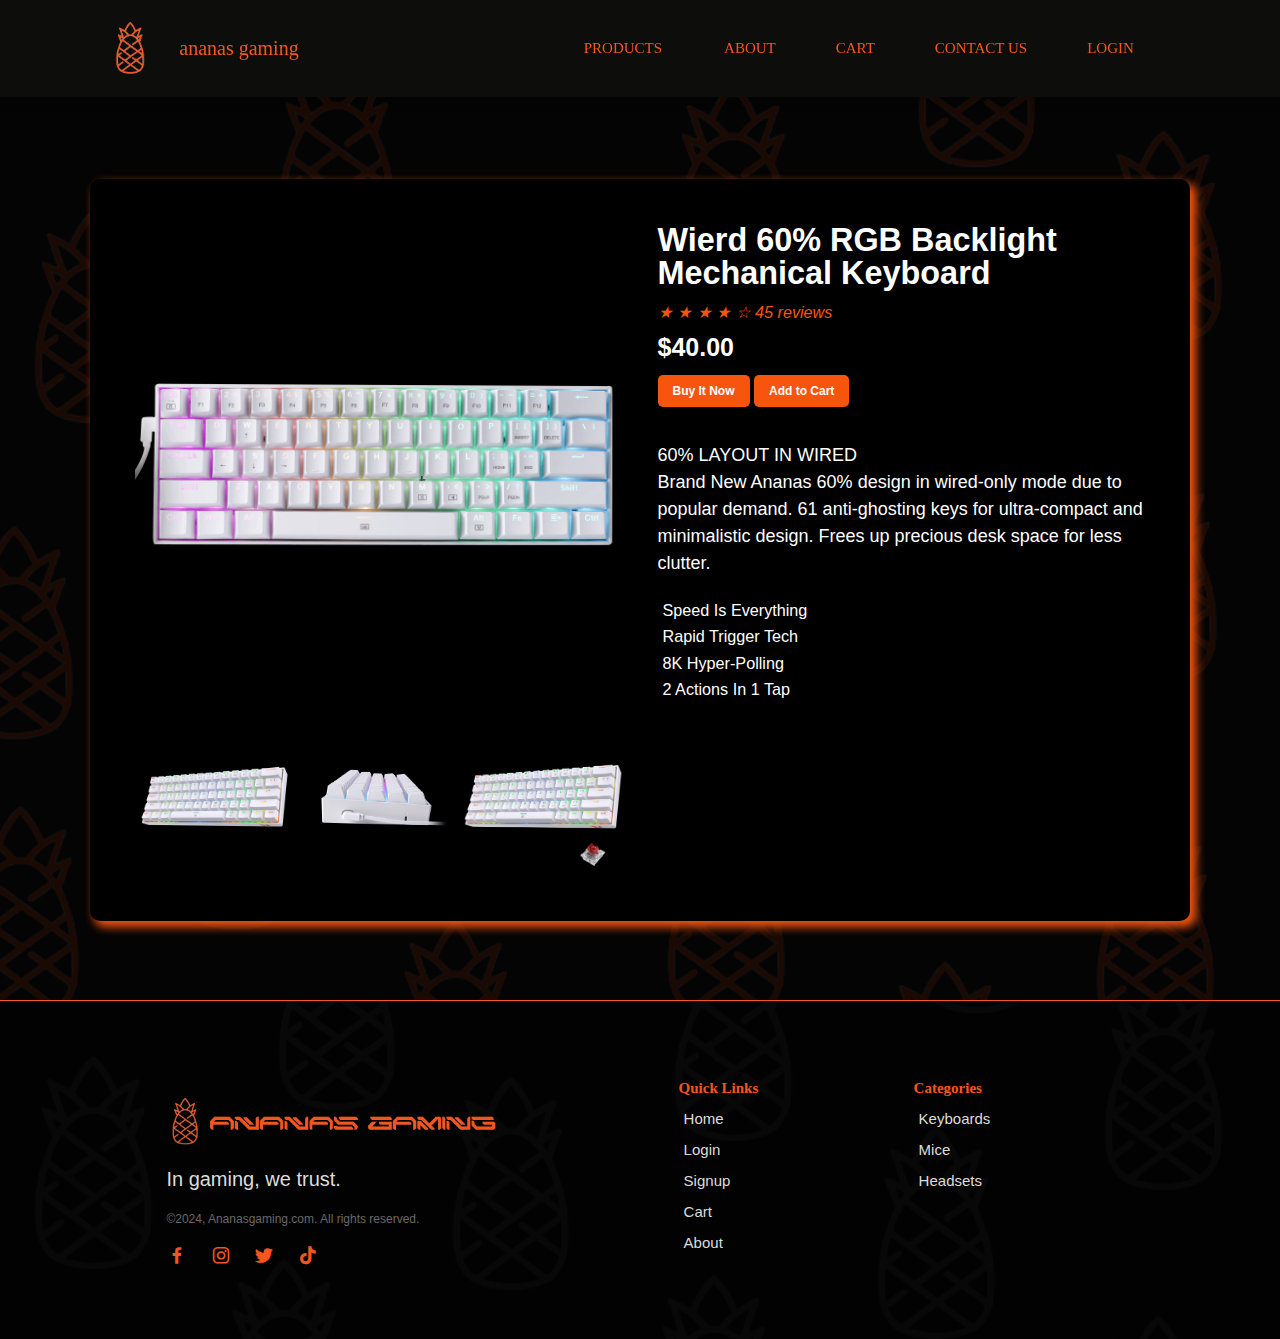
<file: product.html>
<!-------------------------------------------product page------------------------------------>
<!DOCTYPE html>
<html lang="en">

<head>
    <meta charset="UTF-8">
    <meta name="viewport" content="width=device-width">
    <link rel="stylesheet" href="css/product-style.css">
    <link rel="shortcut icon" href="images/icon.ico" />
    <link rel="stylesheet" href="https://unpkg.com/boxicons@latest/css/boxicons.min.css">
    <title>Product Details</title>
</head>

<body>
    <!------------------------------------- Header -------------------------------------->
    <header>
        <a href="index.html" class="logop"><img src="images/logo.png" alt="LOGO"></a>
        <a href="index.html" class="logotxt">ananas gaming</a>

        <nav class="navbar">
            <div class="dropdown">
                <button class="dropbtn"><a href="all products.html">PRODUCTS</a><i class="fa fa-caret-down"></i>
                </button>
                <div class="dropdown-content">
                    <div class="dropdown-content-element"
                        style="border-top-left-radius: 10px;border-top-right-radius: 10px;"><a
                            href="keyboars category.html">KEYBOARDS</a></div>
                    <div class="line"></div>
                    <div class="dropdown-content-element"><a href="mice category.html">MICE</a></div>
                    <div class="line"></div>
                    <div class="dropdown-content-element"
                        style="border-bottom-left-radius: 10px;border-bottom-right-radius: 10px;"><a
                            href="Headsets category.html">HEADSETS</a></div>
                </div>
            </div>
            <div class="other">
                <a href="about.html" target="_blank">ABOUT</a>
                <a href="Cart.html">CART</a>
                <a href="#">CONTACT US</a>
                <a href="login.html">LOGIN</a>
            </div>
        </nav>
    </header>


    <!--------------------------------------- Body ------------------------------>
    <div class="container">
        <div class="box">
            <!------------------images of product---------------->
            <div class="images">
                <div class="img-holder-active">
                    <img src="images/prod1sqr.png">
                </div>
                <div class="img-holder">
                    <img src="images/prod2sqr.png">
                </div>
                <div class="img-holder">
                    <img src="images/wired60_gamingkeyboard_884fc20e-3866-4e01-a0d9-53a0505a26cd.webp">
                </div>
                <div class="img-holder">
                    <img src="images/product_with_swithc.webp">
                </div>
            </div>

            <div class="basic-info">
                <!-------------------name of product---------------->
                <h1>Wierd 60% RGB Backlight Mechanical Keyboard</h1>
                <!------------------------rate---------------------->
                <div class="rate">
                    <i class="filled fas fa-star">&starf;</i>
                    <i class="filled fas fa-star">&starf;</i>
                    <i class="filled fas fa-star">&starf;</i>
                    <i class="filled fas fa-star">&starf;</i>
                    <i class="filled fas fa-star">&star;</i>
                    <i class="filled fas fa-star">45 reviews</i>
                </div>
                <!-------------------------salary-------------------------->
                <span>$40.00</span>
                <!---------------------------options------------------------>
                <div class="options">
                    <a href="#">Buy It Now</a>
                    <a href="#">Add to Cart</a>
                </div>
            </div>
            <!---------------------description product--------------------->
            <div class="description">
                <p>60% LAYOUT IN WIRED<br>
                    Brand New Ananas 60% design in wired-only mode due to popular demand. 61 anti-ghosting keys for
                    ultra-compact and minimalistic design. Frees up precious desk space for less clutter.</p>
                <!------------------------ features product------------------->
                <ul class="features">
                    <li><i class="fa-solid fa-circle-check"></i>Speed Is Everything</li>
                    <li><i class="fa-solid fa-circle-check"></i>Rapid Trigger Tech</li>
                    <li><i class="fa-solid fa-circle-xmark"></i>8K Hyper-Polling</li>
                    <li><i class="fa-solid fa-circle-xmark"></i>2 Actions In 1 Tap</li>
                </ul>

            </div>
        </div>
    </div>
    <!--FOOTER-->

    <div class="line"></div>
    <section class="footer">
        <div class="footercontent">
            <img src="images/logotran.png" alt="">
            <p class="caption">In gaming, we trust.</p>
            <p class="copyrights">©2024, Ananasgaming.com. All rights reserved.</p>
            <div class="icons">
                <a href="#"><i class='bx bxl-facebook'></i></a>
                <a href="#"><i class='bx bxl-instagram'></i></a>
                <a href="#"><i class='bx bxl-twitter'></i></a>
                <a href="#"><i class='bx bxl-tiktok'></i></a>
            </div>
        </div>

        <div class="footercontent">
            <h4>Quick Links</h4>
            <li><a href="index.html">Home</a></li>
            <li><a href="login.html">Login</a></li>
            <li><a href="signUp.html">Signup</a></li>
            <li><a href="Cart.html">Cart</a></li>
            <li><a href="about.html" target="_blank">About</a></li>
        </div>

        <div class="footercontent">
            <h4>Categories</h4>
            <li><a href="keyboars category.html">Keyboards</a></li>
            <li><a href="keyboars category.html">Mice</a></li>
            <li><a href="Headsets category.html">Headsets</a></li>
        </div>
    </section>
</body>

</html>
</file>
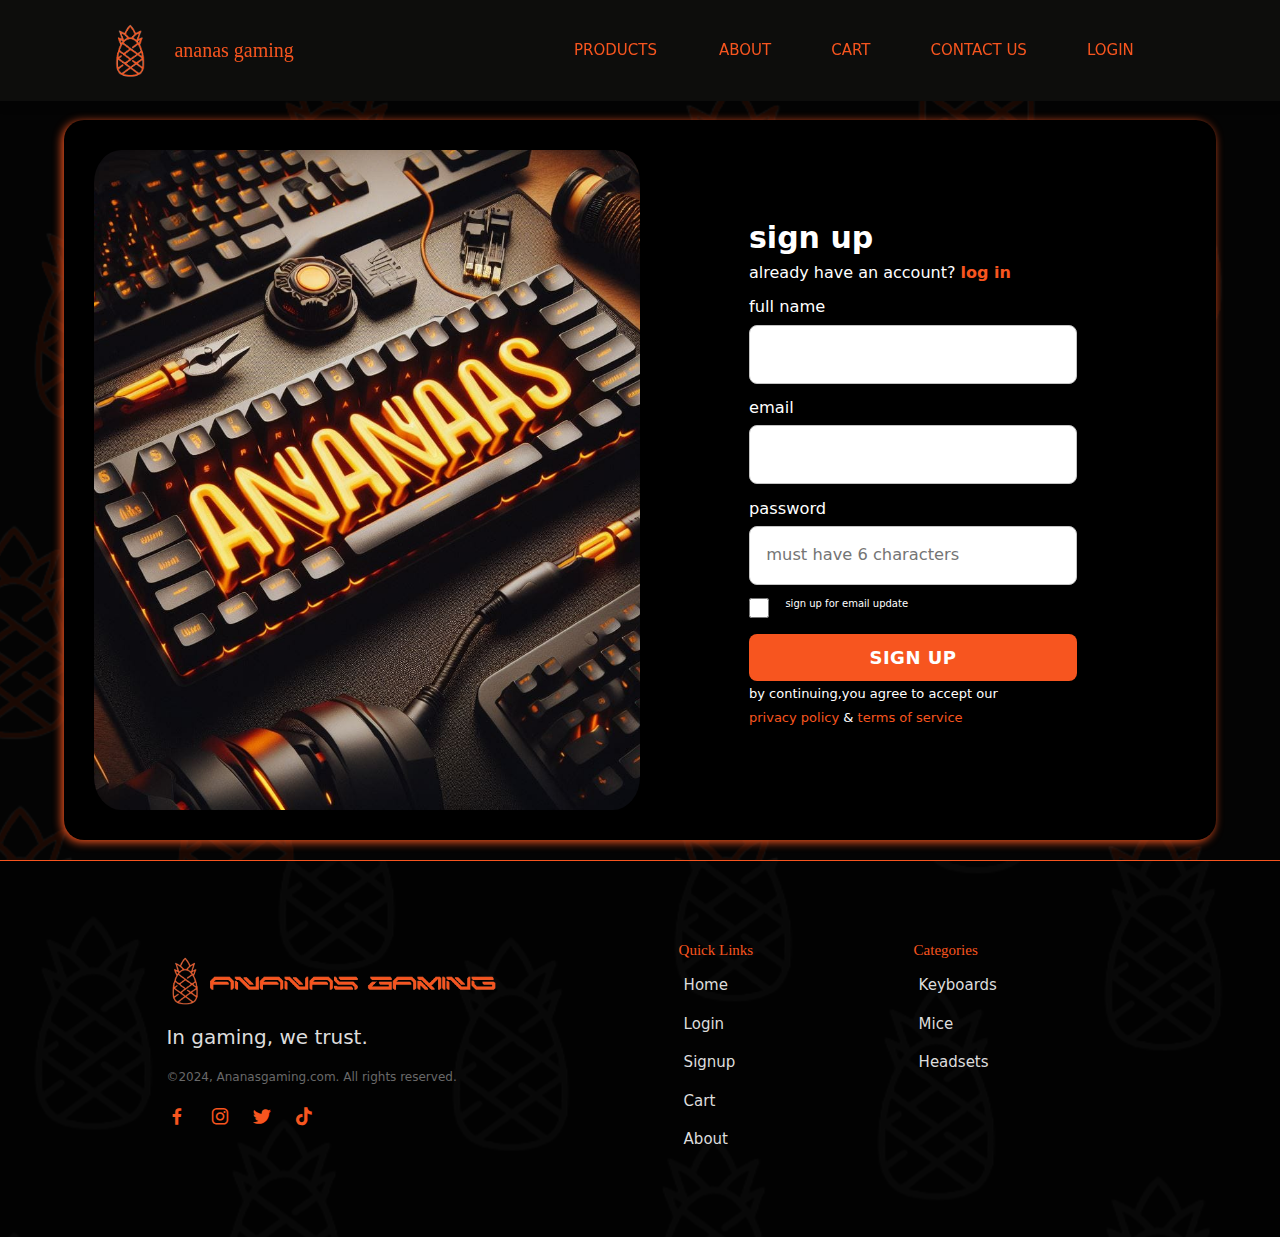
<file: signUp.html>
<!DOCTYPE html>
<html lang="ar">

<head>
    <meta charset="UTF-8">
    <meta name="viewport" content="width=device-width, initial-scale=1.0">
    <link href="https://cdn.jsdelivr.net/npm/bootstrap@5.3.3/dist/css/bootstrap.min.css" rel="stylesheet"
        integrity="sha384-QWTKZyjpPEjISv5WaRU9OFeRpok6YctnYmDr5pNlyT2bRjXh0JMhjY6hW+ALEwIH" crossorigin="anonymous">
    <link rel="stylesheet" href="css/signUpMain.css">
    <link rel="stylesheet" href="https://unpkg.com/boxicons@latest/css/boxicons.min.css">
    <title>Sign Up</title>
    <link rel="shortcut icon" href="images/icon.ico" />
</head>

<body>
    <!-- header -->

    <header>
        <a href="index.html" class="logop"><img src="images/logo.png" alt="LOGO"></a>
        <a href="index.html" class="logotxt">ananas gaming</a>

        <nav class="navbar">
            <div class="dropdown">
                <button class="dropbtn"><a href="all products.html">PRODUCTS</a><i class="fa fa-caret-down"></i>
                </button>
                <div class="dropdown-content">
                    <div class="dropdown-content-element" style="border-top-left-radius: 10px;border-top-right-radius: 10px;"><a href="keyboars category.html">KEYBOARDS</a></div>
                    <div class="line"></div>
                    <div class="dropdown-content-element"><a href="mice category.html">MICE</a></div>
                    <div class="line"></div>
                    <div class="dropdown-content-element" style="border-bottom-left-radius: 10px;border-bottom-right-radius: 10px;"><a href="Headsets category.html">HEADSETS</a></div>
                </div>
            </div>
            <div class="other">
                <a href="about.html" target="_blank">ABOUT</a>
                <a href="Cart.html">CART</a>
                <a href="#">CONTACT US</a>
                <a href="login.html">LOGIN</a>
            </div>
        </nav>
    </header>
    <!-- </div> -->
    <div class="split-screen">
        <div class="left">
            <section class="copy">
                <!-- <h1>Welcome in anansa strote</h1> -->
                <p></p>

            </section>
        </div>
        <div class="right">
            <form>
                <section class="copy">
                    <h2 style="font-size: 30px">sign up</h2>
                    <div class="login-container">
                        <p style="font-size: 16px;">already have an account? <a href="login.html"><strong>log in</strong></a></p>
                    </div>
                </section>
                <div class="input-container name">
                    <label for="fname"> full name</label>
                    <input id="fname" name="fname" type="text">
                </div>
                <div class="input-container email">
                    <label for="email"> email</label>
                    <input id="email" name="email" type="email">
                </div>
                <div class="input-container password">
                    <label for="password"> password</label>
                    <input id="password" name="password" placeholder="must have 6 characters" type="password">
                    <i class="for fa-eye-slash"></i>
                </div>
                <div class="input-container cta">
                    <input class="check" type="checkbox">
                    <h6> sign up for email update</h6>
                </div>
                <button class="signup-btn" type="submit">sign up</button>
                <section class="copy legal">
                    <p><span class="small">by continuing,you agree to accept our <br> <a href="#">privacy policy</a>
                            &amp; <a href="#">terms of service</a> </span></p>
                </section>

            </form>
        </div>
    </div>

    <!-- Footer -->
    <div class="line"></div>
    <section class="footer">
        <div class="footercontent">
            <img src="images/logotran.png" alt="">
            <p class="caption">In gaming, we trust.</p>
            <p class="copyrights">©2024, Ananasgaming.com. All rights reserved.</p>
            <div class="icons">
                <a href="#"><i class='bx bxl-facebook' ></i></a>
                <a href="#"><i class='bx bxl-instagram' ></i></a>
                <a href="#"><i class='bx bxl-twitter' ></i></a>
                <a href="#"><i class='bx bxl-tiktok' ></i></a>
            </div>
        </div>
    
        <div class="footercontent">
            <h4>Quick Links</h4>
            <li><a href="index.html">Home</a></li>
            <li><a href="login.html">Login</a></li>
            <li><a href="signUp.html">Signup</a></li>
            <li><a href="Cart.html">Cart</a></li>
            <li><a href="about.html" target="_blank">About</a></li>
        </div>
    
        <div class="footercontent">
            <h4>Categories</h4>
            <li><a href="keyboars category.html">Keyboards</a></li>
            <li><a href="keyboars category.html">Mice</a></li>
            <li><a href="Headsets category.html">Headsets</a></li>
        </div>
    </section>
</body>

</html>
</file>
<file: css/account.css>
* {
    margin: 0;
    box-sizing: border-box;
    outline: none;
    border: none;
    text-decoration: none;
    transition: .2s linear;
}

body {
    font-family: Arial, sans-serif;
    margin: 0;
    padding: 0;
    background-color: black;
    color: white;
    background-image: url(../images/Screenshot\ 2024-03-28\ 024134.png);

}

.clear-fix{
    clear: both;
}


/* Header */
.line {
    height: 1px;
    background-color: rgb(247, 85, 31);
}



html {
    font-size: 62.5%;
    scroll-behavior: smooth;
    scroll-padding-top: 6rem;
    overflow-x: hidden;
}

header {
    position: fixed;
    top: 0;
    left: 0;
    right: 0;
    background: rgb(13, 13, 12);
    padding: 2rem 9%;
    display: flex;
    align-items: center;
    justify-content: space-between;
    z-index: 1000;
    box-shadow: 0 .5rem 1rem rgba(0, 0, 0, .1);
}

header img {
    width: 30px;

}

/*NAVIGATION BAR*/

header .logotxt {
    font-size: 2rem;
    font-family: 'space armor';
    color: rgb(247, 85, 31);
    margin-right: 220px;

}


header .navbar a {
    font-size: 1.5rem;
    padding: 0 1.5rem;
    color: rgb(247, 85, 31);

}

header .navbar a:hover {
    color: #ddd;
    transform: translateX(-3px) translateY(-5px);
}

/*DROPDOWN*/

.dropdown {
    float: left;
    overflow: hidden;
}

.dropbtn {
    font-size: 1.5rem;
    border: none;
    outline: none;
    color: rgb(247, 85, 31);
    padding: 14px 16px;
    background-color: inherit;
    font-family: inherit;
    margin: 0;
    
}


.dropdown:hover .dropbtn {
    color: #ddd;
    transform: translateX(-3px) translateY(-5px);
}
.dropdown:hover{
    transition: 1000ms;
}

.dropdown-content {
    display: none;
    position: absolute;
    background-color: rgb(13, 13, 12);
    min-width: 160px;
    box-shadow: 0px 8px 16px 0px rgba(0, 0, 0, 0.2);
    z-index: 1;
    border-radius: 10px;
    border: rgb(247, 85, 31) 1px solid;
}

.dropdown-content-element {
    float: none;
    font-size: 1.5rem;
    color: black;
    text-decoration: none;
    width: 100%;
    display: inline-block;
    text-align: left;
    height: 50px;
    padding-top: 10px;
}
.dropdown-content-element a{
    display: inline-block;
    padding-top: 10px;
    width: 100%;
    height: 50px;
}

.dropdown-content-element:hover {
    background-color: rgb(247, 85, 31);
    transition: 500ms;
    color: #ddd;
}

.dropdown:hover .dropdown-content {
    display: block;
    color: azure;
}

/*OTHER LINKS IN NAVBAR*/

header .navbar .other {
    color: rgb(247, 85, 31);
    padding: 14px 16px;
    display: flex;
    justify-content: space-between;
    gap: 3rem;
}


header .navbar .other a {
    font-size: 1.5rem;
}


html {
    font-size: 62.5%;
    scroll-behavior: smooth;
    scroll-padding-top: 6rem;
    overflow-x: hidden;
}


.account{
    margin-top: 130px;
    font-size: 162.5%;
}

.container {
    max-width: 400px;
    height: 500px;
    margin: 80px auto;
    padding: 20px;
    background-color: black;
    border-radius: 5px;
    box-shadow: 0 0 10px rgba(0, 0, 0, 0.1);
    box-shadow: 5px 5px 10px 1px rgb(247, 85, 31);
}

.account h1 {
    text-align: center;
    margin-bottom: 30px;
}

.profile-picture {
    text-align: center;
    margin-bottom: 40px;
}

.profile-picture {
    width: 150px;
    height: 150px;
    border-radius: 50%;
    object-fit: cover;
    border: 2px solid #ccc;
    text-align: center;
    float: left;
}
.profile-picture img{
    width: 100%;
    height: 100%;
}
.profile-picture input{
    border-radius: 50%;
    color: white;
}

.account button {
    margin-top: 60px;
    margin-left: 30px;
    padding: 5px 10px;
    background-color: orangered;
    color: #fff;
    border: none;
    border-radius: 3px;
    cursor: pointer;
    float: left;
}



.account button:hover {
    background-color: rgb(173, 59, 22);
}

.box {
    background-color: white;
    color: black;
    height: fit-content;
    width: 300px;
    padding: 5px;
    margin-left: 30px;
    border-radius: 10px;
}

.account h2 {
    margin: 15px;
}

.box p {
    height: 30px;
    width: 100%;
    margin: 0;
}

/* Footer */

.footer {
    padding: 80px 13% 70px;
    display: grid;
    grid-template-columns: repeat(auto-fit, minmax(200px, auto));
    gap: 3.5rem;
    background: url(../images/footer.png);
    left: 0;
    right: 0;
    bottom: 0;
}

.footercontent h4 {
    color: rgb(247, 85, 31);
    margin-bottom: 1.5rem;
    font-size: 15px;
    font-family: 'space armor';
}

.footercontent img {
    width: 70%;
}

.footercontent li {
    margin-bottom: 16px;
    list-style-type: none;
}

.footercontent li a {
    display: block;
    color: #ddd;
    font-size: 15px;
    font-weight: 400;
    transition: all .40s ease;
    padding-left: 5px;
}

.footercontent li a:hover {
    transform: translateY(-3px) translateX(-5px);
    color: rgb(247, 85, 31);
}

.footercontent .caption {
    color: #ddd;
    font-size: 20px;
    line-height: 30px;
}

.footercontent .copyrights {
    color: dimgray;
    font-size: 12px;
    line-height: 10px;
    margin: 20px 0;
}

.icons a {
    display: inline-block;
    font-size: 22px;
    color: rgb(247, 85, 31);
    margin-right: 17px;
    transition: all .40s ease;
}

.icons a:hover {
    color: #ddd;
    transform: translateY(-3px);
}
.line {
    height: 1px;
    background-color: rgb(247, 85, 31);
}
</file>
<file: css/all product style.css>
* {
    margin: 0;
    box-sizing: border-box;
    outline: none;
    border: none;
    text-decoration: none;
    transition: .2s linear;
}

body {
    background-image: url(../images/Screenshot\ 2024-03-28\ 024134.png);
}

.clear-fix{
    clear: both;
}


/* Header */

header {
    position: fixed;
    top: 0;
    left: 0;
    right: 0;
    background: rgb(13, 13, 12);
    padding: 2rem 9%;
    display: flex;
    align-items: center;
    justify-content: space-between;
    z-index: 1000;
    box-shadow: 0 .5rem 1rem rgba(0, 0, 0, .1);
}

header img {
    width: 30px;

}

/*NAVIGATION BAR*/

header .logotxt {
    font-size: 2rem;
    font-family: 'space armor';
    color: rgb(247, 85, 31);
    margin-right: 220px;

}


header .navbar a {
    font-size: 1.5rem;
    padding: 0 1.5rem;
    color: rgb(247, 85, 31);

}

header .navbar a:hover {
    color: #ddd;
    transform: translateX(-3px) translateY(-5px);
}

/*DROPDOWN*/

.dropdown {
    float: left;
    overflow: hidden;
}

.dropbtn {
    font-size: 1.5rem;
    border: none;
    outline: none;
    color: rgb(247, 85, 31);
    padding: 14px 16px;
    background-color: inherit;
    font-family: inherit;
    margin: 0;
    
}


.dropdown:hover .dropbtn {
    color: #ddd;
    transform: translateX(-3px) translateY(-5px);
}
.dropdown:hover{
    transition: 1000ms;
}

.dropdown-content {
    display: none;
    position: absolute;
    background-color: rgb(13, 13, 12);
    min-width: 160px;
    box-shadow: 0px 8px 16px 0px rgba(0, 0, 0, 0.2);
    z-index: 1;
    border-radius: 10px;
    border: rgb(247, 85, 31) 1px solid;
}

.dropdown-content-element {
    float: none;
    font-size: 1.5rem;
    color: black;
    text-decoration: none;
    width: 100%;
    display: inline-block;
    text-align: left;
    height: 50px;
    padding-top: 10px;
}
.dropdown-content-element a{
    display: inline-block;
    padding-top: 10px;
    width: 100%;
    height: 50px;
}

.dropdown-content-element:hover {
    background-color: rgb(247, 85, 31);
    transition: 500ms;
    color: #ddd;
}

.dropdown:hover .dropdown-content {
    display: block;
    color: azure;
}

/*OTHER LINKS IN NAVBAR*/

header .navbar .other {
    color: rgb(247, 85, 31);
    padding: 14px 16px;
    display: flex;
    justify-content: space-between;
    gap: 3rem;
}


header .navbar .other a {
    font-size: 1.5rem;
}


html {
    font-size: 62.5%;
    scroll-behavior: smooth;
    scroll-padding-top: 6rem;
    overflow-x: hidden;
}


.all-of-all {
    font-size: 300%;
    margin-top: 100px;
}

img {
    transition: .3s;
    filter: brightness(100%);
}

img:hover {
    filter: brightness(30%);
}


.popular .heading h3 {
    color: rgb(247, 85, 31);
    font-size: 50px;
    text-align: center;
    margin-bottom: 50px;
}

.popular .box-container {
    display: -ms-grid;
    display: grid;
    -ms-grid-columns: (minmax(400px, 1fr))[auto-fit];
    grid-template-columns: repeat(auto-fit, minmax(400px, 1fr));
    gap: 1.5rem;
}

.box {
    border-radius: 1.5rem;
    border-style: outset;
    border-color: #000000;
    background-color: #000000;
    position: relative;
    padding: 2rem;
    text-align: center;
    font-size: 50px;
}

.popular .box-container .box .fa-heart {
    position: absolute;
    top: 1.5rem;
    right: 1.5rem;
    font-size: 5rem;
    color: #666;
    cursor: pointer;
}

.popular .box-container .box .fa-heart:hover {
    color: rgb(247, 85, 31);
}

.popular .box-container .box .image img {
    height: 30rem;
}

.prodlink{
    font-size: 22px;
    color: white;
    text-decoration: none;
}


.popular .box-container .box .content .stars {
    padding: 0.5rem 0;
    font-size: 1.6rem;
}


.popular .box-container .box .content .stars span {
    color: #999999;
}

.popular .box-container .box .content .price {
    font-size: 2rem;
    color: white;
}

.popular .box-container .box .content .price span {
    font-size: 2rem;
    color: #929191;
    text-decoration: line-through;
}

.popular .box-container .box .content .stars i {
    color: rgb(247, 85, 31);
}

.popular {
    width: 80%;
    float: right;
    padding-right: 80px;
    margin-bottom: 50px;
}


/* filter */

.filter-box{
    width: 20%;
    float: left;
    margin-top: 150px;
    padding: 0px 20px;
    background-color: black;
    position: sticky;
    top: 100px;
    color: rgb(247, 85, 31);
}

.filter-collection{
    margin: 0%;
}
.filter-collection ul{
    text-align: left;
    padding: 0px 20px;
    list-style: none;
    margin-bottom: 15px;
}

.filter-collection li{
    margin-bottom: 10px;
    color: white;
    font-size: large;
}
.filter-collection label{
    padding-left: 25px;
    cursor: pointer;
}
.filter-collection input{
    cursor: pointer;
}

.filter-collection hr{
    margin-bottom: 10px;
    font-size: x-large;
    color: rgb(247, 85, 31);
    border: rgb(247, 85, 31) 1px solid;
}
.filter-collection h3{
    margin-bottom: 10px;
    font-size: x-large;
    color: rgb(247, 85, 31);
    font-weight: 600;
    /* border: rgb(247, 85, 31) 1px solid; */
}



/* ll */

.image{
    position: relative;
    text-align: center;
    /* padding-top: 0.5rem; */
    overflow: hidden;
}

.cattype {
    position: absolute;
    bottom: -7rem;
    left: 0;
    right: 0;
    display: flex;
}

.image:hover .cattype {
    bottom: 0;
    transition: 0.2s;
}

.cattype a {
    height: 4rem;
    line-height: 4rem;
    font-size: 20px;
    width: 100%;
    background: rgb(247, 85, 31);
    color: #ddd;
    text-decoration: none;
}

.cattype a:hover {
    background: rgba(247, 85, 31, 0.559);
    transition: 100ms;
}

/* footer */
/* Footer */

.footer {
    padding: 80px 13% 70px;
    display: grid;
    grid-template-columns: repeat(auto-fit, minmax(200px, auto));
    gap: 3.5rem;
    background: url(../images/footer.png);
    left: 0;
    right: 0;
    bottom: 0;
}

.footercontent h4 {
    color: rgb(247, 85, 31);
    margin-bottom: 1.5rem;
    font-size: 15px;
    font-family: 'space armor';
}

.footercontent img {
    width: 70%;
}

.footercontent li {
    margin-bottom: 16px;
    list-style-type: none;
}

.footercontent li a {
    display: block;
    color: #ddd;
    font-size: 15px;
    font-weight: 400;
    transition: all .40s ease;
    padding-left: 5px;
}

.footercontent li a:hover {
    transform: translateY(-3px) translateX(-5px);
    color: rgb(247, 85, 31);
}

.footercontent .caption {
    color: #ddd;
    font-size: 20px;
    line-height: 30px;
}

.footercontent .copyrights {
    color: dimgray;
    font-size: 12px;
    line-height: 10px;
    margin: 20px 0;
}

.icons a {
    display: inline-block;
    font-size: 22px;
    color: rgb(247, 85, 31);
    margin-right: 17px;
    transition: all .40s ease;
}

.icons a:hover {
    color: #ddd;
    transform: translateY(-3px);
}
.line {
    height: 1px;
    background-color: rgb(247, 85, 31);
}
</file>
<file: css/Cart & Check out.css>
/* Cart Page */
/* General */
* {
    margin: 0;
    box-sizing: border-box;
    outline: none;
    border: none;
    text-decoration: none;
    transition: .2s linear;
}

.active{
    background-color: rgb(187, 67, 27);
}

.clear-fix {
    clear: both;
}

.container {
    width: 90%;
    margin: auto;
}



.line {
    height: 1px;
    background-color: rgb(247, 85, 31);
}



html {
    font-size: 62.5%;
    scroll-behavior: smooth;
    scroll-padding-top: 6rem;
    overflow-x: hidden;
}

/*HEADER*/

header {
    position: fixed;
    top: 0;
    left: 0;
    right: 0;
    background: rgb(13, 13, 12);
    padding: 2rem 9%;
    display: flex;
    align-items: center;
    justify-content: space-between;
    z-index: 1000;
    box-shadow: 0 .5rem 1rem rgba(0, 0, 0, .1);
}

header img {
    width: 30px;

}

/*NAVIGATION BAR*/

header .logotxt {
    font-size: 2rem;
    font-family: 'space armor';
    color: rgb(247, 85, 31);
    margin-right: 220px;

}


header .navbar a {
    font-size: 1.5rem;
    padding: 0 1.5rem;
    color: rgb(247, 85, 31);

}

header .navbar a:hover {
    color: #ddd;
    transform: translateX(-3px) translateY(-5px);
}

/*DROPDOWN*/

.dropdown {
    float: left;
    overflow: hidden;
}

.dropbtn {
    font-size: 1.5rem;
    border: none;
    outline: none;
    color: rgb(247, 85, 31);
    padding: 14px 16px;
    background-color: inherit;
    font-family: inherit;
    margin: 0;
    
}


.dropdown:hover .dropbtn {
    color: #ddd;
    transform: translateX(-3px) translateY(-5px);
}
.dropdown:hover{
    transition: 1000ms;
}

.dropdown-content {
    display: none;
    position: absolute;
    background-color: rgb(13, 13, 12);
    min-width: 160px;
    box-shadow: 0px 8px 16px 0px rgba(0, 0, 0, 0.2);
    z-index: 1;
    border-radius: 10px;
    border: rgb(247, 85, 31) 1px solid;
}

.dropdown-content-element {
    float: none;
    font-size: 1.5rem;
    color: black;
    text-decoration: none;
    width: 100%;
    display: inline-block;
    text-align: left;
    height: 50px;
    padding-top: 10px;
}
.dropdown-content-element a{
    display: inline-block;
    padding-top: 10px;
    width: 100%;
    height: 50px;
}

.dropdown-content-element:hover {
    background-color: rgb(247, 85, 31);
    transition: 500ms;
    color: #ddd;
}

.dropdown:hover .dropdown-content {
    display: block;
    color: azure;
}

/*OTHER LINKS IN NAVBAR*/

header .navbar .other {
    color: rgb(247, 85, 31);
    padding: 14px 16px;
    display: flex;
    justify-content: space-between;
    gap: 3rem;
}


header .navbar .other a {
    font-size: 1.5rem;
}


html {
    font-size: 62.5%;
    scroll-behavior: smooth;
    scroll-padding-top: 6rem;
    overflow-x: hidden;
}

/* Body */
.cart {
    background-image: url(../images/Screenshot\ 2024-03-28\ 024134.png);
    background-size: cover;
    color: white;
    font-size: 17px;
}


.cart form{
    padding: 14rem 0 0 0;
}

/* Products Table */
#tbl1 {
    width: 90%;
    margin: auto;
    border-collapse: collapse;
    box-shadow: 5px 5px 10px 1px rgb(247, 85, 31);
    background-color: rgb(13, 13, 12);
}

#tbl1 th {
    font-size: x-large;
    font-weight: 500;
    color: rgb(247, 85, 31);
}

#tbl1 th,
#tbl1 td {
    padding: 20px;
    box-sizing: border-box;
    height: fit-content;
}

#tbl1 tr {
    border-bottom: #a8a7a7 solid 1px;
}


/* Product Image Coloumn */
.productTd {
    width: 15%;
}

.productImgCell {
    width: 100%;
    float: left;
    padding-right: 10px;
    box-sizing: border-box;
}

.productImgCell img {
    width: 100%;
}


/* Product Name Column */
.productNameTd {
    width: 40%;
}

.productNameCell {
    width: 100%;
    float: left;
    height: fit-content;
    font-size: 19px;
    padding: 20px 20px;
    box-sizing: border-box;
}

.productCellRemove {
    text-align: left;
    padding: 20px 0px;
    box-sizing: border-box;
}

.productCellRemove button {
    background-color: transparent;
    color: rgb(247, 85, 31);
    border: solid 1px rgb(247, 85, 31);
    border-radius: 4px;
    padding: 7px 10px;
    font-family: Arial, Helvetica, sans-serif;
}

.productCellRemove button:hover {
    background-color: rgb(247, 85, 31);
    color: white;
    transition: 500ms;
    cursor: pointer;
}


/* Product Price Column */
.priceTd {
    width: 10%;
}

.priceCell {
    width: 100%;
    text-align: center;
}


/* Product Quantity Column */
.quantityTd {
    width: 10%;
}

.quantityCell {
    width: 100%;
    text-align: center;
}

.quantityCell input {
    width: 60%;
    height: 40px;
    text-align: center;
    font-size: large;
    background-color: transparent;
    color: white;
    border: 1px solid #a8a7a7;
}


/* Product Total Column */
.totalTd {
    width: 30%;
}

.totalCell {
    text-align: right;
    font-size: 17px;
}

/* Footer */
.fot {
    text-align: right;
    width: 90%;
    margin: auto;
    padding-top: 30px;
    font-size: 17px;
    padding-bottom: 20px;

}

.fot-container {
    width: 55%;
    background-color: rgb(13, 13, 12);
    float: right;
    padding: 20px;
    box-shadow: 5px 5px 10px 1px rgb(247, 85, 31);
    margin-bottom: 20px;
}

.fot span,
.fot p {
    margin-bottom: 30px;
}

.totalSpan {
    font-size: 19px;
}

.moneySpan {
    min-width: 150px;
    padding-left: 40px;
    display: inline-block;
}

.fot-note {
    font-style: italic;
}

.fot button {
    font-family: Helvetica, sans-serif;
    font-size: 17px;
    font-weight: 400;
    margin-left: 30px;
    padding: 10px 18px;
    border-radius: 4px;
}

.fot a {
    color: transparent;
}

.home-btn,
.update-btn {
    color: rgb(247, 85, 31);
    border: 1px solid rgb(247, 85, 31);
    background-color: transparent;
}
.checkout-btn,
.home-btn:hover,
.update-btn:hover {
    color: white;
    border: transparent 1px solid;
    background-color: rgb(247, 85, 31);
    transition: 500ms;
    cursor: pointer;
}


/* Footer */

.footer {
    padding: 80px 13% 70px;
    display: grid;
    grid-template-columns: repeat(auto-fit, minmax(200px, auto));
    gap: 3.5rem;
    background: url(../images/footer.png);
    left: 0;
    right: 0;
    bottom: 0;
}

.footercontent h4 {
    color: rgb(247, 85, 31);
    margin-bottom: 1.5rem;
    font-size: 15px;
    font-family: 'space armor';
}

.footercontent img {
    width: 70%;
}

.footercontent li {
    margin-bottom: 16px;
    list-style-type: none;
}

.footercontent li a {
    display: block;
    color: #ddd;
    font-size: 15px;
    font-weight: 400;
    transition: all .40s ease;
    padding-left: 5px;
}

.footercontent li a:hover {
    transform: translateY(-3px) translateX(-5px);
    color: rgb(247, 85, 31);
}

.footercontent .caption {
    color: #ddd;
    font-size: 20px;
    line-height: 30px;
}

.footercontent .copyrights {
    color: dimgray;
    font-size: 12px;
    line-height: 10px;
    margin: 20px 0;
}

.icons a {
    display: inline-block;
    font-size: 22px;
    color: rgb(247, 85, 31);
    margin-right: 17px;
    transition: all .40s ease;
}

.icons a:hover {
    color: #ddd;
    transform: translateY(-3px);
}
.line {
    height: 1px;
    background-color: rgb(247, 85, 31);
}




/* Check out Page */
.checkout {
    color: white;
    width: 100%;
    height: fit-content;
    background-image: url(../images/Screenshot\ 2024-03-28\ 024134.png);
    background-position: center center;
    background-repeat: repeat;
    background-size: cover;
}

.checkout .container {
    padding-top: 5rem;
    width: 85%;
}

.checkout header {
    border-bottom: solid 1px rgb(247, 85, 31);
    position: absolute;
}

.checkout h2 {
    font-size: 32px;
    font-weight: 500;
    margin-bottom: 10px;
}

/* Left Side */
.left-side {
    width: 50%;
    background-color: transparent;
    color: white;
    float: left;
    height: fit-content;
    border-right: #a8a7a7 solid 1px;
    padding: 20px;
    
}

.con-con input,.del-con input{
    width: 100%;
    color: white;
    font-size: 17px;
    background-color: black;
    padding: 10px;
    border-radius: 5px;
    border: solid 2px #8e8e8e;
    margin-bottom: 20px;
}

.con-con input:focus,.del-con input:focus {
    border: rgb(247, 85, 31) solid 2px;
    outline: 0;
}

.con-con input::placeholder,.del-con input::placeholder {
    color: #a8a7a7;
}

.con-con ,.del-con,.pay-con{
    width: 100%;
    /* background-color: aqua; */
    margin-bottom: 20px;
}

.left-side select {
    width: 100%;
    background-color: black;
    font-size: 17px;
    color: white;
    border-radius: 5px;
    padding: 10px;
    margin-bottom: 20px;
    border: #8e8e8e 2px solid;
}

.left-side select:invalid {
    color: #8e8e8e;
}

#fname {
    width: 48%;
    float: left;
}

#lname {
    width: 48%;
    float: right;
}

#postalcode {
    width: 48%;
    float: left;
}

#city {
    width: 48%;
    float: right;
}

.payment {
    width: 100%;
}

.pp{
    width: 100%;
    height: fit-content;
    border: rgb(247, 85, 31) 1px solid;
    margin-bottom: 10px;
    border-radius: 5px;
}
.pp:hover{
    background-color: rgb(247, 85, 31);
}
.pp label{
    width: 80%;
    display: inline-block;
    height: 50px;
    padding: 15px;
    font-size: 17px;
    font-weight: 400;
    font-family: Arial, Helvetica, sans-serif;
    cursor: pointer;
}
.pp img{
    width: 7%;
    float: right;
    padding: 10px 0px;
    margin-right: 10px;
    box-sizing: border-box;
}
.form-check-input{
    display:none;
    margin-right: 20px;
}

.paybtn{
    margin-top: 30px;
    background-color: rgb(247, 85, 31);
    color: white;
    font-size: 17px;
    text-align: center;
    width: 58%;
    height: 50px;
    border-radius: 5px;
    float: right;
    cursor: pointer;
}
.resetbtn{
    margin-top: 30px;
    background-color: rgb(247, 85, 31);
    color: white;
    font-size: 17px;
    text-align: center;
    width: 40%;
    height: 50px;
    border-radius: 5px;
    float: left;
    cursor: pointer;
}

/* Right Side */
.right-side {
    width: 50%;
    background-color: transparent;
    float: left;
    padding-top: 20px;
    position: sticky;
    top: 0;
}

#tbl2 {
    width: 90%;
    margin: auto;
    border-collapse: collapse;
}

#tbl2 th {
    font-size: x-large;
    font-weight: 500;
    color: rgb(247, 85, 31);
}

#tbl2 th,
#tbl2 td {
    padding: 20px;
    box-sizing: border-box;
    height: fit-content;
}


/* Product Image Coloumn */
.productTd {
    width: 30%;
}

.productImgCell {
    width: 100%;
    float: left;
    padding-right: 10px;
    box-sizing: border-box;
}

.productImgCell img {
    width: 100%;
}

.bubble{
    border-radius: 50%;
    background-color: rgba(247, 85, 31, 0.877);
    height: 25px;
    width: 25px;
    margin-left: 110px;
    text-align: center;
    font-size: 15px;
    position: absolute;
    padding-top: 5px;
}

.righ-side-footer{
    width: 100%;
    margin: auto;
    padding: 40px;
    font-size: large;
}

.righ-side-footer-line{
    width: 100%;
    padding: 100px;
}

.left-right{
    float: left;
    width: 50%;
}

.right-right{
    float: right;
    width: 50%;
    text-align: right;
}
.righ-side-footer p{
    margin-bottom: 20px;
    font-size: large;
}
</file>
<file: css/category style.css>
* {
    margin: 0;
    box-sizing: border-box;
    outline: none;
    border: none;
    text-decoration: none;
    transition: .2s linear;
}

body {
    background-image: url(../images/Screenshot\ 2024-03-28\ 024134.png);
}

.clear-fix{
    clear: both;
}

/* banner */
.category-banner {
    width: 100%;
    height: 40vh;
    /* position: static; */
    /* top: 0; */
    background-image: url(../images/category-keyboard.png);
    background-size: initial;
    background-repeat: no-repeat;
    margin-bottom: 5px;
    margin-top: 100px;
    margin-left: 45px;
}

.banner-text {
    padding-top: 100px;
    margin-left: 50px;
    color: white;
}

.banner-text h2 {
    color: rgb(245, 85, 31);
    margin-top: -60px;
    padding: 20px;
    font-weight: bold;
    font-size: 25px;
}

.banner-text p {
    width: 30%;
    /* margin-bottom: 10px; */
    font-size: 18px;
    box-sizing: border-box;
    font-family: SanFrancisco, Helvetica;
    line-height: 1.5;
    box-sizing: content-box;
}

/* Header */

header {
    position: fixed;
    top: 0;
    left: 0;
    right: 0;
    background: rgb(13, 13, 12);
    padding: 2rem 9%;
    display: flex;
    align-items: center;
    justify-content: space-between;
    z-index: 1000;
    box-shadow: 0 .5rem 1rem rgba(0, 0, 0, .1);
}

header img {
    width: 30px;

}

/*NAVIGATION BAR*/

header .logotxt {
    font-size: 2rem;
    font-family: 'space armor';
    color: rgb(247, 85, 31);
    margin-right: 220px;

}


header .navbar a {
    font-size: 1.5rem;
    padding: 0 1.5rem;
    color: rgb(247, 85, 31);

}

header .navbar a:hover {
    color: #ddd;
    transform: translateX(-3px) translateY(-5px);
}

/*DROPDOWN*/

.dropdown {
    float: left;
    overflow: hidden;
}

.dropbtn {
    font-size: 1.5rem;
    border: none;
    outline: none;
    color: rgb(247, 85, 31);
    padding: 14px 16px;
    background-color: inherit;
    font-family: inherit;
    margin: 0;
    
}


.dropdown:hover .dropbtn {
    color: #ddd;
    transform: translateX(-3px) translateY(-5px);
}
.dropdown:hover{
    transition: 1000ms;
}

.dropdown-content {
    display: none;
    position: absolute;
    background-color: rgb(13, 13, 12);
    min-width: 160px;
    box-shadow: 0px 8px 16px 0px rgba(0, 0, 0, 0.2);
    z-index: 1;
    border-radius: 10px;
    border: rgb(247, 85, 31) 1px solid;
}

.dropdown-content-element {
    float: none;
    font-size: 1.5rem;
    color: black;
    text-decoration: none;
    width: 100%;
    display: inline-block;
    text-align: left;
    height: 50px;
    padding-top: 10px;
}
.dropdown-content-element a{
    display: inline-block;
    padding-top: 10px;
    width: 100%;
    height: 50px;
}

.dropdown-content-element:hover {
    background-color: rgb(247, 85, 31);
    transition: 500ms;
    color: #ddd;
}

.dropdown:hover .dropdown-content {
    display: block;
    color: azure;
}

/*OTHER LINKS IN NAVBAR*/

header .navbar .other {
    color: rgb(247, 85, 31);
    padding: 14px 16px;
    display: flex;
    justify-content: space-between;
    gap: 3rem;
}


header .navbar .other a {
    font-size: 1.5rem;
}


html {
    font-size: 62.5%;
    scroll-behavior: smooth;
    scroll-padding-top: 6rem;
    overflow-x: hidden;
}


.all-of-all {
    font-size: 300%;
    margin-top: 100px;
}

img {
    transition: .3s;
    filter: brightness(100%);
}

img:hover {
    filter: brightness(30%);
}


.popular .heading h3 {
    color: rgb(247, 85, 31);
    font-size: 50px;
    text-align: center;
    margin-bottom: 50px;
}

.popular .box-container {
    display: -ms-grid;
    display: grid;
    -ms-grid-columns: (minmax(400px, 1fr))[auto-fit];
    grid-template-columns: repeat(auto-fit, minmax(400px, 1fr));
    gap: 1.5rem;
}

.box {
    border-radius: 1.5rem;
    border-style: outset;
    border-color: #000000;
    background-color: #000000;
    position: relative;
    padding: 2rem;
    text-align: center;
    font-size: 50px;
}

.popular .box-container .box .fa-heart {
    position: absolute;
    top: 1.5rem;
    right: 1.5rem;
    font-size: 5rem;
    color: #666;
    cursor: pointer;
}

.popular .box-container .box .fa-heart:hover {
    color: rgb(247, 85, 31);
}

.popular .box-container .box .image img {
    height: 30rem;
}

.prodlink{
    font-size: 22px;
    color: white;
    text-decoration: none;
}


.popular .box-container .box .content .stars {
    padding: 0.5rem 0;
    font-size: 1.6rem;
}


.popular .box-container .box .content .stars span {
    color: #999999;
}

.popular .box-container .box .content .price {
    font-size: 2rem;
    color: white;
}

.popular .box-container .box .content .price span {
    font-size: 2rem;
    color: #929191;
    text-decoration: line-through;
}

.popular .box-container .box .content .stars i {
    color: rgb(247, 85, 31);
}

.popular {
    width: 80%;
    float: right;
    padding-right: 80px;
    margin-bottom: 50px;
}


/* filter */

.filter-box{
    width: 20%;
    float: left;
    margin-top: 10px;
    padding: 0px 20px;
    background-color: black;
    position: sticky;
    top: 100px;
    color: rgb(247, 85, 31);
}

.filter-collection{
    margin: 0%;
}
.filter-collection ul{
    text-align: left;
    padding: 0px 20px;
    list-style: none;
    margin-bottom: 15px;
}

.filter-collection li{
    margin-bottom: 10px;
    color: white;
    font-size: large;
}
.filter-collection label{
    padding-left: 25px;
    cursor: pointer;
}
.filter-collection input{
    cursor: pointer;
}

.filter-collection hr{
    margin-bottom: 10px;
    font-size: x-large;
    color: rgb(247, 85, 31);
    border: rgb(247, 85, 31) 1px solid;
}
.filter-collection h3{
    margin-bottom: 10px;
    font-size: x-large;
    color: rgb(247, 85, 31);
    font-weight: 600;
    /* border: rgb(247, 85, 31) 1px solid; */
}



/* ll */

.image{
    position: relative;
    text-align: center;
    /* padding-top: 0.5rem; */
    overflow: hidden;
}

.cattype {
    position: absolute;
    bottom: -7rem;
    left: 0;
    right: 0;
    display: flex;
}

.image:hover .cattype {
    bottom: 0;
    transition: 0.2s;
}

.cattype a {
    height: 4rem;
    line-height: 4rem;
    font-size: 20px;
    width: 100%;
    background: rgb(247, 85, 31);
    color: #ddd;
    text-decoration: none;
}

.cattype a:hover {
    background: rgba(247, 85, 31, 0.559);
    transition: 100ms;
}

/* Footer */

.footer {
    padding: 80px 13% 70px;
    display: grid;
    grid-template-columns: repeat(auto-fit, minmax(200px, auto));
    gap: 3.5rem;
    background: url(../images/footer.png);
    left: 0;
    right: 0;
    bottom: 0;
}

.footercontent h4 {
    color: rgb(247, 85, 31);
    margin-bottom: 1.5rem;
    font-size: 15px;
    font-family: 'space armor';
}

.footercontent img {
    width: 70%;
}

.footercontent li {
    margin-bottom: 16px;
    list-style-type: none;
}

.footercontent li a {
    display: block;
    color: #ddd;
    font-size: 15px;
    font-weight: 400;
    transition: all .40s ease;
    padding-left: 5px;
}

.footercontent li a:hover {
    transform: translateY(-3px) translateX(-5px);
    color: rgb(247, 85, 31);
}

.footercontent .caption {
    color: #ddd;
    font-size: 20px;
    line-height: 30px;
}

.footercontent .copyrights {
    color: dimgray;
    font-size: 12px;
    line-height: 10px;
    margin: 20px 0;
}

.icons a {
    display: inline-block;
    font-size: 22px;
    color: rgb(247, 85, 31);
    margin-right: 17px;
    transition: all .40s ease;
}

.icons a:hover {
    color: #ddd;
    transform: translateY(-3px);
}
.line {
    height: 1px;
    background-color: rgb(247, 85, 31);
    margin-top: 10px;
}
</file>
<file: css/login.css>
* {
    margin: 0;
    box-sizing: border-box;
    outline: none;
    border: none;
    text-decoration: none;
    transition: .2s linear;
}

body{
    padding: 0%;
    margin: 0%;
    font-family: sans-serif;
    background-image: url(../images/Screenshot\ 2024-03-28\ 024134.png);
    background-size: cover;
}

/* Header */
.line {
    height: 1px;
    background-color: rgb(247, 85, 31);
}



html {
    font-size: 62.5%;
    scroll-behavior: smooth;
    scroll-padding-top: 6rem;
    overflow-x: hidden;
}

header {
    position: fixed;
    top: 0;
    left: 0;
    right: 0;
    background: rgb(13, 13, 12);
    padding: 2rem 9%;
    display: flex;
    align-items: center;
    justify-content: space-between;
    z-index: 1000;
    box-shadow: 0 .5rem 1rem rgba(0, 0, 0, .1);
}

header img {
    width: 30px;

}

/*NAVIGATION BAR*/

header .logotxt {
    font-size: 2rem;
    font-family: 'space armor';
    color: rgb(247, 85, 31);
    margin-right: 220px;

}


header .navbar a {
    font-size: 1.5rem;
    padding: 0 1.5rem;
    color: rgb(247, 85, 31);

}

header .navbar a:hover {
    color: #ddd;
    transform: translateX(-3px) translateY(-5px);
}

/*DROPDOWN*/

.dropdown {
    float: left;
    overflow: hidden;
}

.dropbtn {
    font-size: 1.5rem;
    border: none;
    outline: none;
    color: rgb(247, 85, 31);
    padding: 14px 16px;
    background-color: inherit;
    font-family: inherit;
    margin: 0;
    
}


.dropdown:hover .dropbtn {
    color: #ddd;
    transform: translateX(-3px) translateY(-5px);
}
.dropdown:hover{
    transition: 1000ms;
}

.dropdown-content {
    display: none;
    position: absolute;
    background-color: rgb(13, 13, 12);
    min-width: 160px;
    box-shadow: 0px 8px 16px 0px rgba(0, 0, 0, 0.2);
    z-index: 1;
    border-radius: 10px;
    border: rgb(247, 85, 31) 1px solid;
}

.dropdown-content-element {
    float: none;
    font-size: 1.5rem;
    color: black;
    text-decoration: none;
    width: 100%;
    display: inline-block;
    text-align: left;
    height: 50px;
    padding-top: 10px;
}
.dropdown-content-element a{
    display: inline-block;
    padding-top: 10px;
    width: 100%;
    height: 50px;
}

.dropdown-content-element:hover {
    background-color: rgb(247, 85, 31);
    transition: 500ms;
    color: #ddd;
}

.dropdown:hover .dropdown-content {
    display: block;
    color: azure;
}

/*OTHER LINKS IN NAVBAR*/

header .navbar .other {
    color: rgb(247, 85, 31);
    padding: 14px 16px;
    display: flex;
    justify-content: space-between;
    gap: 3rem;
}


header .navbar .other a {
    font-size: 1.5rem;
}


html {
    font-size: 62.5%;
    scroll-behavior: smooth;
    scroll-padding-top: 6rem;
    overflow-x: hidden;
}
/* Login Form */

form{
    font-size: 162.5%;
    width: 30%;
    margin: auto;
    margin-top: 140px;
    background: rgba(0,0,0,5);
    border-radius: 15px;
    box-sizing: border-box;
    color: aliceblue;
    box-shadow: 5px  5px 10px rgb(247, 85, 31);
    margin-bottom: 110px;
    height: fit-content;
    padding-bottom: 20px;
}

.form-img{
    margin: auto;
    width: 90%;
    padding: 20px;
    box-sizing: border-box;
    text-align: center;
    margin-bottom: 20px;
}
.form-img img{
    margin: 0;
    width: 100%;
    margin-top: 20px;
    margin-bottom: 30px;
}
.form-content{
    width: 100%;
    padding: 0px 100px;
    text-align: center;
}

form input{
    width: 100%;
    margin: auto;
    font-size: 20px;
    padding: 7px 5px;
    margin-bottom: 20px;
    background-color: transparent;
    border-bottom: solid 1px rgb(247, 85, 31);
    color: white;
}
form button{
    width: 40%;
    padding: 10px 6px;
    text-align: center;
    margin: auto;
    margin-bottom: 30px;
    background-color: rgb(247, 85, 31);
    color: white;
    font-size: large;
    border-radius: 10px;
}
form button:hover{
    background-color: rgb(178, 55, 15);
}
form p{
    margin-left: 50px;
}

/* Footer */

.footer {
    padding: 80px 13% 70px;
    display: grid;
    grid-template-columns: repeat(auto-fit, minmax(200px, auto));
    gap: 3.5rem;
    background: url(../images/footer.png);
    left: 0;
    right: 0;
    bottom: 0;
}

.footercontent h4 {
    color: rgb(247, 85, 31);
    margin-bottom: 1.5rem;
    font-size: 15px;
    font-family: 'space armor';
}

.footercontent img {
    width: 70%;
}

.footercontent li {
    margin-bottom: 16px;
    list-style-type: none;
}

.footercontent li a {
    display: block;
    color: #ddd;
    font-size: 15px;
    font-weight: 400;
    transition: all .40s ease;
    padding-left: 5px;
}

.footercontent li a:hover {
    transform: translateY(-3px) translateX(-5px);
    color: rgb(247, 85, 31);
}

.footercontent .caption {
    color: #ddd;
    font-size: 20px;
    line-height: 30px;
}

.footercontent .copyrights {
    color: dimgray;
    font-size: 12px;
    line-height: 10px;
    margin: 20px 0;
}

.icons a {
    display: inline-block;
    font-size: 22px;
    color: rgb(247, 85, 31);
    margin-right: 17px;
    transition: all .40s ease;
}

.icons a:hover {
    color: #ddd;
    transform: translateY(-3px);
}
.line {
    height: 1px;
    background-color: rgb(247, 85, 31);
}
</file>
<file: css/product-style.css>
/*----------------------------------------product page----------------------------------------*/
* {
    box-sizing: border-box;
    line-height: 1;
    padding: 0;
    margin: 0;
    outline: none;
    border: none;
    text-decoration: none;
    transition: .2s linear;
}

body{
    font-family: sans-serif;
    background-image: url(../images/Screenshot\ 2024-03-28\ 024134.png);
    padding-top: 100px;
    font-size: 162%;
}

.container {
    min-height: 100vh;
    display: flex;
    justify-content: center;
    align-items: center;
}

.box {
    color: white;
    background-color: #000;
    border-radius: 10px;
    box-shadow: 5px 5px 10px 1px rgb(247,85,13);
    padding: 45px;
    margin: 15px 0;
    width: 1100px;
    display: grid;
    grid-template-columns: repeat(2, 1fr);
    grid-template-rows: auto 1fr;
    grid-template-areas: 
    "images info"
    "images description";
    grid-gap: 35px;

}


/* --------------------Header-------------------- */
.line {
    height: 1px;
    background-color: rgb(247, 85, 31);
}



html {
    font-size: 62.5%;
    scroll-behavior: smooth;
    scroll-padding-top: 6rem;
    overflow-x: hidden;
}

/*HEADER*/

header {
    font-family: 'Times New Roman', Times, serif;
    font-size: 62.5%;
    position: fixed;
    top: 0;
    left: 0;
    right: 0;
    background: rgb(13, 13, 12);
    padding: 2rem 9%;
    display: flex;
    align-items: center;
    justify-content: space-between;
    z-index: 1000;
    box-shadow: 0 .5rem 1rem rgba(0, 0, 0, .1);
}

header img {
    width: 30px;

}

/*NAVIGATION BAR*/

header .logotxt {
    font-size: 2rem;
    font-family: 'space armor';
    color: rgb(247, 85, 31);
    margin-right: 220px;

}


header .navbar a {
    font-size: 1.5rem;
    padding: 0 1.5rem;
    color: rgb(247, 85, 31);

}

header .navbar a:hover {
    color: #ddd;
    transform: translateX(-3px) translateY(-5px);
}

/*DROPDOWN*/

.dropdown {
    float: left;
    overflow: hidden;
}

.dropbtn {
    font-size: 1.5rem;
    border: none;
    outline: none;
    color: rgb(247, 85, 31);
    padding: 14px 16px;
    background-color: inherit;
    font-family: inherit;
    margin: 0;
    
}


.dropdown:hover .dropbtn {
    color: #ddd;
    transform: translateX(-3px) translateY(-5px);
}
.dropdown:hover{
    transition: 1000ms;
}

.dropdown-content {
    display: none;
    position: absolute;
    background-color: rgb(13, 13, 12);
    min-width: 160px;
    box-shadow: 0px 8px 16px 0px rgba(0, 0, 0, 0.2);
    z-index: 1;
    border-radius: 10px;
    border: rgb(247, 85, 31) 1px solid;
}

.dropdown-content-element {
    float: none;
    font-size: 1.5rem;
    color: black;
    text-decoration: none;
    width: 100%;
    display: inline-block;
    text-align: left;
    height: 50px;
    padding-top: 10px;
}
.dropdown-content-element a{
    display: inline-block;
    padding-top: 10px;
    width: 100%;
    height: 50px;
}

.dropdown-content-element:hover {
    background-color: rgb(247, 85, 31);
    transition: 500ms;
    color: #ddd;
}

.dropdown:hover .dropdown-content {
    display: block;
    color: azure;
}

/*OTHER LINKS IN NAVBAR*/

header .navbar .other {
    color: rgb(247, 85, 31);
    padding: 14px 16px;
    display: flex;
    justify-content: space-between;
    gap: 3rem;
}


header .navbar .other a {
    font-size: 1.5rem;
}


html {
    /* font-size: 62.5%; */
    scroll-behavior: smooth;
    scroll-padding-top: 6rem;
    overflow-x: hidden;
}

/*---------------images of product---------------*/

.box .images {
    grid-area: images;
    display: grid;
    grid-template-columns: repeat(3, auto);
    grid-template-rows: auto 1fr;
    grid-template-areas: 
    "active active active"
    "idle idle idle";
    grid-gap: 5px;
}

.box .images img {
    width: 100%;
    display: block;
    border-radius: 10px;
    /* opacity: 0; */
}

.box .images .img-holder-active {
    grid-area: active;
}
.img-holder-active:hover {
    transform: scale(1.4);
    opacity: 1;
    cursor: pointer;
}

.box .images .img-holder:hover {
    opacity: 0.95;
    cursor: pointer;
    transform: scale(1.5);
}

/*------------name of product--------------*/

.box .basic-info {
    grid-area: info;
    display: flex;
    flex-direction: column;
    gap: 15px;
}

/*-------------------rate-------------------*/

.box .basic-info .rate {
    color: rgb(247,85,13);
}

/*-----------------salary-----------------*/

.box .basic-info span {
    font-weight: 800;
    font-size: 25px;
}

/*---------------options------------------*/

.box .basic-info .options a {
    color:white;
    background-color: rgb(247,85,13);
    display: inline-block;
    padding: 10px 15px;
    text-decoration: none;
    font-weight: 600;
    font-size: 12px;
    border-radius: 5px;
}

.box .basic-info .options a:hover {
    background-color: black;
}


/*-------------description------------*/

.box .description {
    grid-area: description;
    display: flex;
    flex-direction: column;
    gap: 25px;
}

.box .description p {
    color: white;
    font-size: 18px;
    line-height: 1.5;
}


/*--------------features product--------------*/

.box .description .features {
    list-style: none;
    display: flex;
    flex-direction: column;
    gap: 10px;
    color: white;
}

.box .description .features i {
    margin-right: 5px;
}

.box .description .features .fa-circle-check {
    color: white;
}

.box .description .features .fa-circle-xmark {
    color: white;
}

/*---------------box---------------*/

@media (max-width: 991px) {
    .box {
        width: 750px;
        grid-template-areas: 
        "info info"
        "images description";
    }
    .box .basic-info .options a {
        padding: 8.5px 12px;
    }
}

@media screen and (max-width: 991px) and (min-width: 769px) {
    .box .basic-info span {
        position: absolute;
        align-self: flex-end;
    }
    .box .basic-info .options {
        position: absolute;
        align-self: flex-end;
        margin-top: 40px;
    }
}

@media (max-width: 768px) {
    .box {
        width: 600px;
        grid-template-areas: 
        "images info"
        "description description";
    }
    .box .images {
        gap: 3px;
    }
    .box .images .img-holder img {
        border-radius: 5px;
    }
}

@media (max-width: 640px) {
    .box {
        width: 100%;
        min-height: 100vh;
        border-radius: 0;
        padding: 35px;
        margin: 0;
        grid-template-columns: 1fr;
        grid-template-rows: repeat(3, auto);
        grid-template-areas: 
        "images"
        "info"
        "description";
    }
}

.footer {
    padding: 80px 13% 70px;
    display: grid;
    grid-template-columns: repeat(auto-fit, minmax(200px, auto));
    gap: 3.5rem;
    background: url(../images/footer.png);
    left: 0;
    right: 0;
    bottom: 0;
    opacity: 5;
}

.footercontent h4 {
    color: rgb(247, 85, 31);
    margin-bottom: 1.5rem;
    font-size: 15px;
    font-family: 'space armor';
}

.footercontent img {
    width: 70%;
}

.footercontent li {
    margin-bottom: 16px;
    list-style-type: none;
}

.footercontent li a {
    display: block;
    color: #ddd;
    font-size: 15px;
    font-weight: 400;
    transition: all .40s ease;
    padding-left: 5px;
}

.footercontent li a:hover {
    transform: translateY(-3px) translateX(-5px);
    color: rgb(247, 85, 31);
}

.footercontent .caption {
    color: #ddd;
    font-size: 20px;
    line-height: 30px;
}

.footercontent .copyrights {
    color: dimgray;
    font-size: 12px;
    line-height: 10px;
    margin: 20px 0;
}

.icons a {
    display: inline-block;
    font-size: 22px;
    color: rgb(247, 85, 31);
    margin-right: 17px;
    transition: all .40s ease;
}

.icons a:hover {
    color: #ddd;
    transform: translateY(-3px);
}
.line {
    height: 1px;
    background-color: rgb(247, 85, 31);
}
</file>
<file: css/signUpMain.css>
* {
    margin: 0;
    box-sizing: border-box;
    outline: none;
    border: none;
    text-decoration: none;
    transition: .2s linear;
}


body {
    padding: 0;
    margin: 0;
    /* font-family: 'Montserrat', sans-serif; */
    /* font-weight: 500; */
    background-image: url(../images/Screenshot\ 2024-03-28\ 024134.png);
    color: white;

}

/*HEADER*/

header {
    position: fixed;
    top: 0;
    left: 0;
    right: 0;
    background: rgb(13, 13, 12);
    padding: 2rem 9%;
    display: flex;
    align-items: center;
    justify-content: space-between;
    z-index: 1000;
    box-shadow: 0 .5rem 1rem rgba(0, 0, 0, .1);
}

header img {
    width: 30px;
}

/*NAVIGATION BAR*/

header .logotxt {
    font-size: 2rem;
    font-family: 'space armor';
    color: rgb(247, 85, 31);
    margin-right: 220px;
    text-decoration: none;
}


header .navbar a {
    font-size: 1.5rem;
    padding: 0 1.5rem;
    color: rgb(247, 85, 31);
    text-decoration: none;
}

header .navbar a:hover {
    color: #ddd;
    transform: translateX(-3px) translateY(-5px);
}

/*DROPDOWN*/

.dropdown {
    float: left;
    overflow: hidden;
}

.dropbtn {
    font-size: 1.5rem;
    border: none;
    outline: none;
    color: rgb(247, 85, 31);
    padding: 14px 16px;
    background-color: inherit;
    font-family: inherit;
    margin: 0;
    
}


.dropdown:hover .dropbtn {
    color: #ddd;
    transform: translateX(-3px) translateY(-5px);
}
.dropdown:hover{
    transition: 1000ms;
}

.dropdown-content {
    display: none;
    position: fixed;
    background-color: rgb(13, 13, 12);
    min-width: 160px;
    box-shadow: 0px 8px 16px 0px rgba(0, 0, 0, 0.2);
    z-index: 1;
    border-radius: 10px;
    border: rgb(247, 85, 31) 1px solid;
}

.dropdown-content-element {
    float: none;
    font-size: 1.5rem;
    color: black;
    text-decoration: none;
    width: 100%;
    display: inline-block;
    text-align: left;
    height: 50px;
    padding-top: 10px;
}
.dropdown-content-element a{
    display: inline-block;
    padding-top: 10px;
    width: 100%;
    height: 50px;
}

.dropdown-content-element:hover {
    background-color: rgb(247, 85, 31);
    transition: 500ms;
    color: #ddd;
}

.dropdown:hover .dropdown-content {
    display: block;
    color: azure;
}

/*OTHER LINKS IN NAVBAR*/

header .navbar .other {
    color: rgb(247, 85, 31);
    padding: 14px 16px;
    display: flex;
    justify-content: space-between;
    gap: 3rem;
}


header .navbar .other a {
    font-size: 1.5rem;
}


html {
    font-size: 62.5%;
    scroll-behavior: smooth;
    scroll-padding-top: 6rem;
    overflow-x: hidden;
}

h1 {
    font-size: 2.25rem;
    font-weight: 700;

}

h2 {
    font-size: 1.5rem;
    font-weight: 700;
}

form a {
    text-decoration: none;
    color: rgb(247, 85, 31)
}

form a:hover {
    text-decoration: underline;
}

.small {
    font-size: 80%;
    text-align: center;
}

.split-screen {
    display: flex;
    flex-direction: column;
    background-color: black;
    padding: 30px;
    border-radius: 20px;
    width: 90%;
    margin: auto;
    margin-top: 120px;
    height: 80vb;
    margin-bottom: 20px;
    box-shadow: -2px 2px 10px rgb(247, 85, 31);
}


.left {
    height: 200px;
    background-image: url(../images/1a310e6b4c2abe3458fa8a3098605adb.jpg);
    background-position: center center;
    background-size: cover;
    border-radius: 5%;
    /* box-shadow: -4px 4px 0px orange; */
}

.left,
.right {
    justify-content: center;
    align-items: center;
}


.right.copy p {
    margin: 1.5em 0;
    font-size: 0.875rem;
}

.right form {
    font-size: 162.5%;
    width: 328px;

}
form h2{
    font-size: 26px;
}

form input[type="text"],
form input[type="email"],
form input[type="password"] {
    display: block;
    width: 100%;
    box-sizing: border-box;
    border-radius: 8px;
    border: 1px solid #c4c4c4;
    padding: 1em;
    margin-bottom: 1.25rem;
    font: large;
}

label {
    display: block;
    margin-bottom: 0.5rem;

}

.input-container.password {
    position: relative;
}

.input-container.password i {
    position: absolute;
    top: 42px;
    right: 16px;

}

.checkbox-container input {
    position: absolute;
    opacity: 0;
    cursor: pointer;
    height: 0;
    width: 0;

}

.checkbox-container {
    display: block;
    position: relative;
    padding-left: 2rem;
    cursor: pointer;
    user-select: none;
    margin: 0 0 1.25rem 0;

}

.checkbox-container input:checked-.checkmark {
    background-color: rgb(247, 85, 31);
    border: 1px solid var(--primary-blue)
}

.checkmark {
    position: absolute;
    width: 24px;
    height: 24px;
    background-color: rgb(247, 85, 31);
    border: 1px solid #c4c4c4;
    border-radius: 2px;
    top: -4px;
    left: 0;

}

.checkmark::after {
    content: "";
    position: absolute;
    display: none;
}

.checkbox-container input:checked-.checkmark::after {
    display: block;
}

.checkbox-container input:checked-.checkmark::after {
    border: solid white;
    border-width: 0 3px 3px 0;
    width: 5px;
    height: 10px;
    top: 4px;
    transform: rotate(45deg);
}

.signup-btn {
    display: block;
    width: 100%;
    background-color: rgb(247, 85, 31);
    color: white;
    font-weight: 700;
    border: none;
    padding: 1rem;
    border-radius: 8px;
    font-size: large;
    text-transform: uppercase;
    letter-spacing: 0.5px;
    transition: all 0.25s;

}

.signup-btn:hover {
    background: rgb(167, 54, 17);
    cursor: pointer;
}

.cta {
    display: flex;

}

.check {
    /* padding: 10%; */
    width: 20px;
    height: 20px;
    margin-right: 5%;
    border: 1px solid #c4c4c4;
    margin-bottom: 5%;
}

@media screen and (min-width:900px) {
    .split-screen {
        flex-direction: row;
        height: 100hv;
    }

    .left,
    .right {
        display: flex;
        width: 50%;
        height: auto;

    }


}

.up {
    height: 100px;
}

/* Footer */

.footer {
    padding: 80px 13% 70px;
    display: grid;
    grid-template-columns: repeat(auto-fit, minmax(200px, auto));
    gap: 3.5rem;
    background: url(../images/footer.png);
    left: 0;
    right: 0;
    bottom: 0;
}

.footercontent h4 {
    color: rgb(247, 85, 31);
    margin-bottom: 1.5rem;
    font-size: 15px;
    font-family: 'space armor';
}

.footercontent img {
    width: 70%;
}

.footercontent li {
    margin-bottom: 16px;
    list-style-type: none;
}

.footercontent li a {
    display: block;
    color: #ddd;
    font-size: 15px;
    text-decoration: none;
    font-weight: 400;
    transition: all .40s ease;
    padding-left: 5px;
}

.footercontent li a:hover {
    transform: translateY(-3px) translateX(-5px);
    color: rgb(247, 85, 31);
}

.footercontent .caption {
    color: #ddd;
    font-size: 20px;
    line-height: 30px;
}

.footercontent .copyrights {
    color: dimgray;
    font-size: 12px;
    line-height: 10px;
    margin: 20px 0;
}

.icons a {
    display: inline-block;
    font-size: 22px;
    color: rgb(247, 85, 31);
    margin-right: 17px;
    transition: all .40s ease;
}

.icons a:hover {
    color: #ddd;
    transform: translateY(-3px);
}
.line {
    height: 1px;
    background-color: rgb(247, 85, 31);
}
</file>
